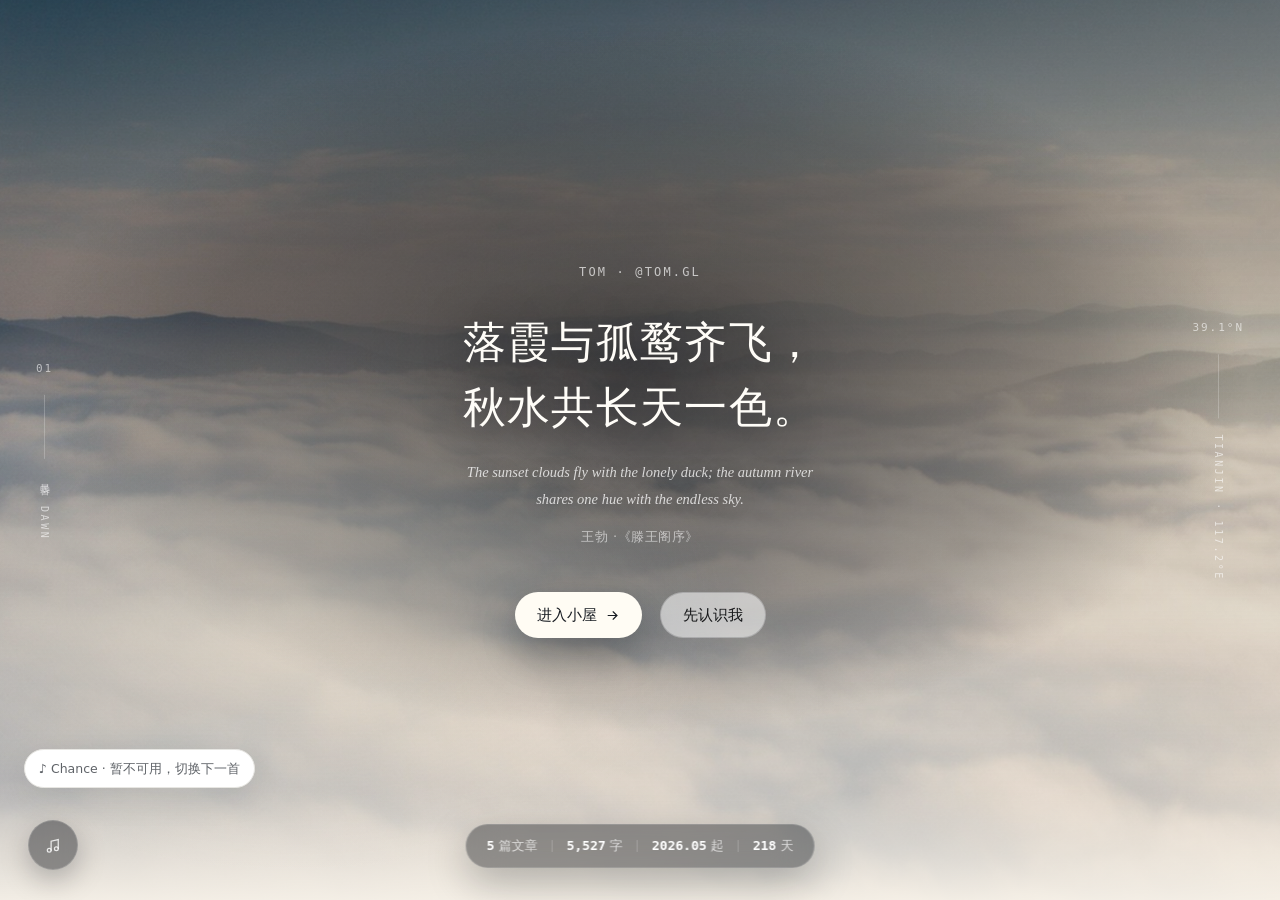
<file: index.html>
<!DOCTYPE html>
<html lang="zh-CN">
<head>
<meta charset="UTF-8">
<meta name="viewport" content="width=device-width, initial-scale=1">
<title>Tom · 一个人的小屋</title>
<meta name="description" content="Tom 的个人小站：写代码、做设计、留一点光。纯静态、零构建。">
<meta name="theme-color" content="#FAFAF8">
<link rel="icon" href="favicon.svg" type="image/svg+xml">
<link rel="alternate" type="application/rss+xml" title="Tom · RSS" href="feed.xml">
<link rel="preload" as="image" href="assets/img/cover-dawn.jpg" fetchpriority="high">
<link rel="stylesheet" href="assets/vendor/APlayer.min.css">
<link rel="stylesheet" href="assets/css/site.css">
<script>
  try { if (localStorage.getItem('lg-theme') === 'dark') document.documentElement.setAttribute('data-theme', 'dark'); } catch (e) {}
</script>
</head>
<body class="is-cover" data-chrome="none" data-page="cover">

  <main id="main">
  <div class="cover">
    <div class="cover-media" aria-hidden="true">
      <img class="cover-photo" src="assets/img/cover-dawn.jpg" alt="" decoding="async">
      <span class="cover-sheen"></span>
      <span class="cover-grain"></span>
    </div>
    <div class="cover-veil"></div>
    <div class="cover-rail l" aria-hidden="true">
      <span class="rail-num">01</span>
      <span class="rail-line"></span>
      <span class="rail-label">晨昏 · DAWN</span>
    </div>
    <div class="cover-rail r" aria-hidden="true">
      <span class="rail-num">39.1°N</span>
      <span class="rail-line"></span>
      <span class="rail-label">TIANJIN · 117.2°E</span>
    </div>

    <div class="cover-inner">
      <p class="cover-eyebrow">Tom · @tom.gl</p>
      <blockquote class="cover-poem">
        <span class="poem-cn">落霞与孤鹜齐飞，<br>秋水共长天一色。</span>
        <span class="poem-en">The sunset clouds fly with the lonely duck; the autumn river shares one hue with the endless sky.</span>
        <span class="poem-by">王勃 ·《滕王阁序》</span>
      </blockquote>
      <div class="cover-actions">
        <a class="btn btn-primary" id="cover-enter" href="home.html">
          进入小屋
          <svg viewBox="0 0 24 24" fill="none" stroke="currentColor" stroke-width="1.8" stroke-linecap="round" stroke-linejoin="round" aria-hidden="true"><path d="M5 12h14"/><path d="m13 6 6 6-6 6"/></svg>
        </a>
        <a class="btn btn-ghost" href="about.html">先认识我</a>
      </div>
    </div>

    <div class="cover-stats glass">
      <span><b id="stat-posts">5</b> 篇文章</span>
      <span class="sep"></span>
      <span class="hide-sm"><b id="stat-chars">1.2 万</b> 字</span>
      <span class="sep hide-sm"></span>
      <span><b id="stat-since">2026.05</b> 起</span>
      <span class="sep"></span>
      <span><b id="stat-days">199</b> 天</span>
    </div>

    <button class="cover-music" id="splash-music" aria-label="播放背景音乐" title="播放 / 暂停音乐">
      <svg viewBox="0 0 24 24" fill="none" stroke="currentColor" stroke-width="1.6" stroke-linecap="round" aria-hidden="true">
        <path d="M9 18V6.5l9-2v11.5"/>
        <circle cx="6.6" cy="18" r="2.4"/>
        <circle cx="15.6" cy="16.2" r="2.4"/>
      </svg>
    </button>
  </div>
  </main>

  <div id="aplayer-mount"></div>

  <script src="assets/vendor/APlayer.min.js"></script>
  <script src="assets/js/data.js"></script>
  <script src="assets/js/chrome.js"></script>
  <script src="assets/js/render.js"></script>
  <script src="assets/js/post.js"></script>
  <script src="assets/js/music.js"></script>
  <script src="assets/js/router.js"></script>
</body>
</html>
</file>
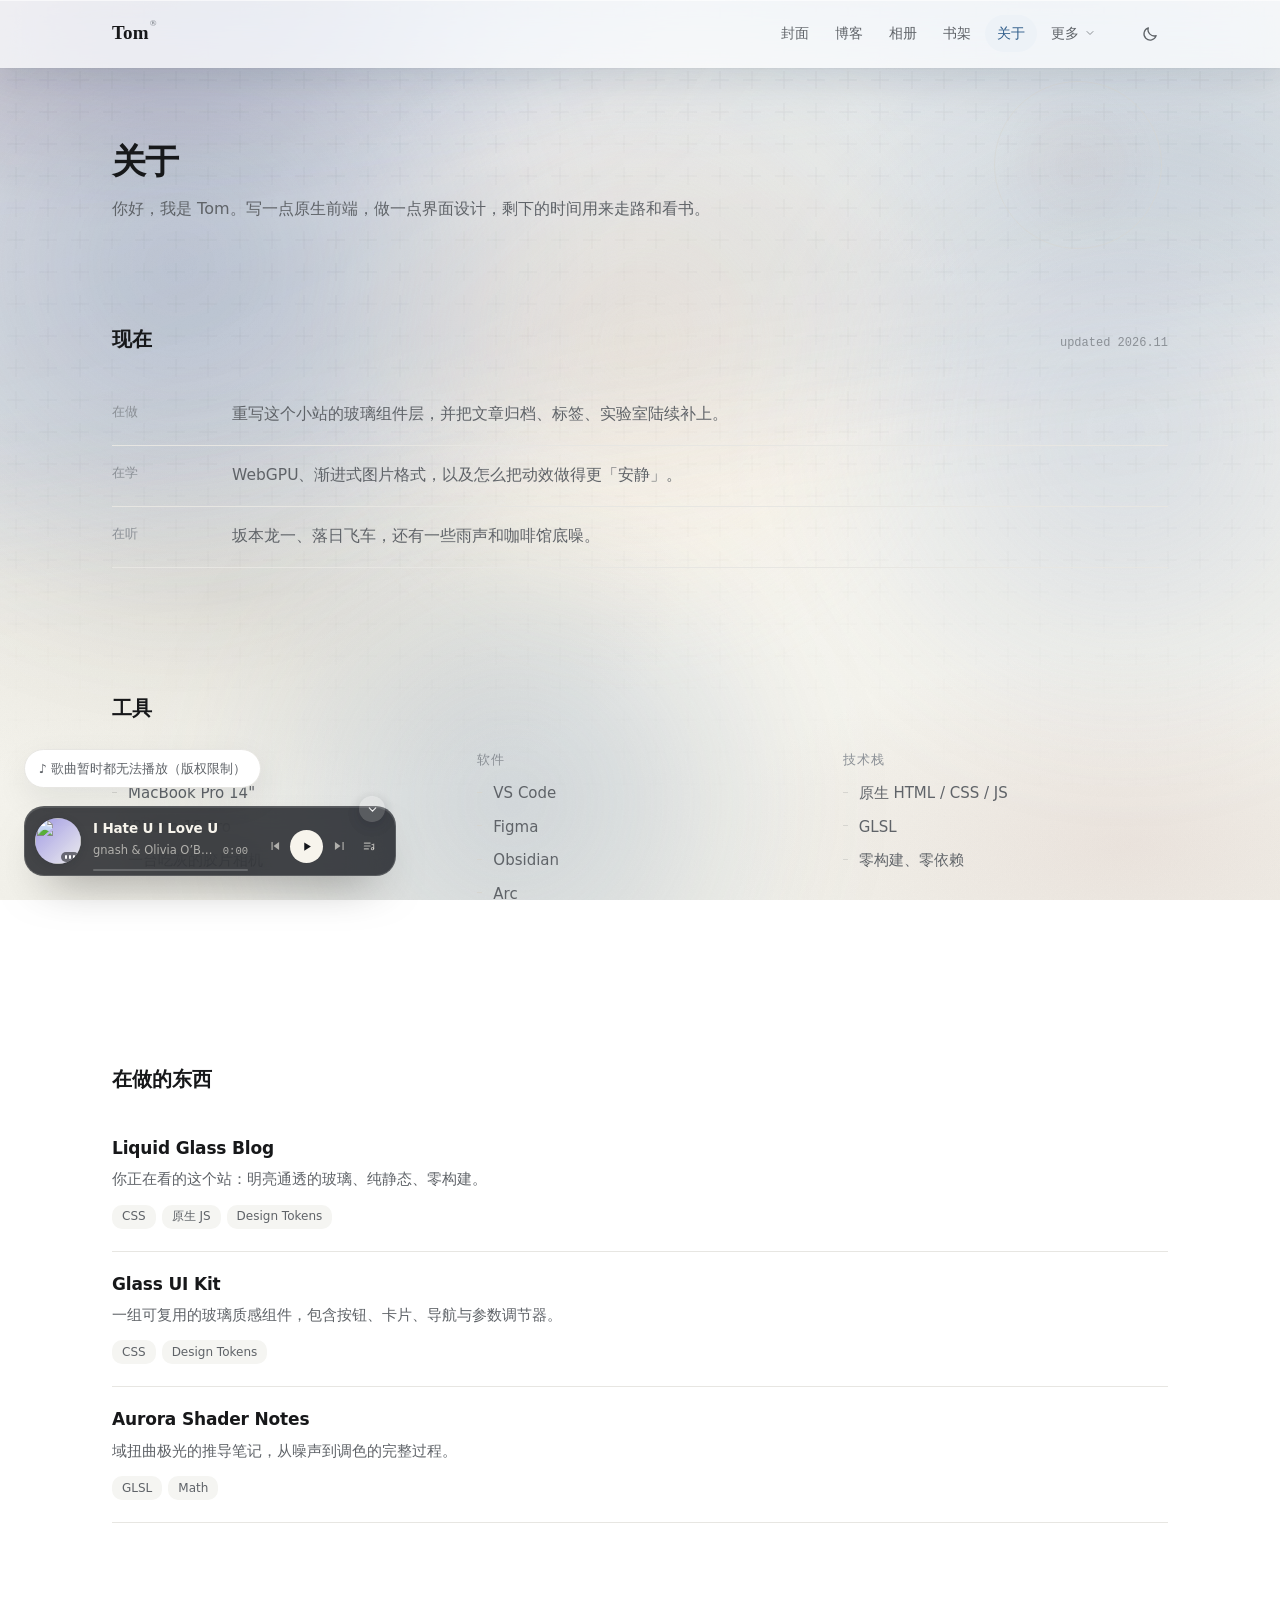
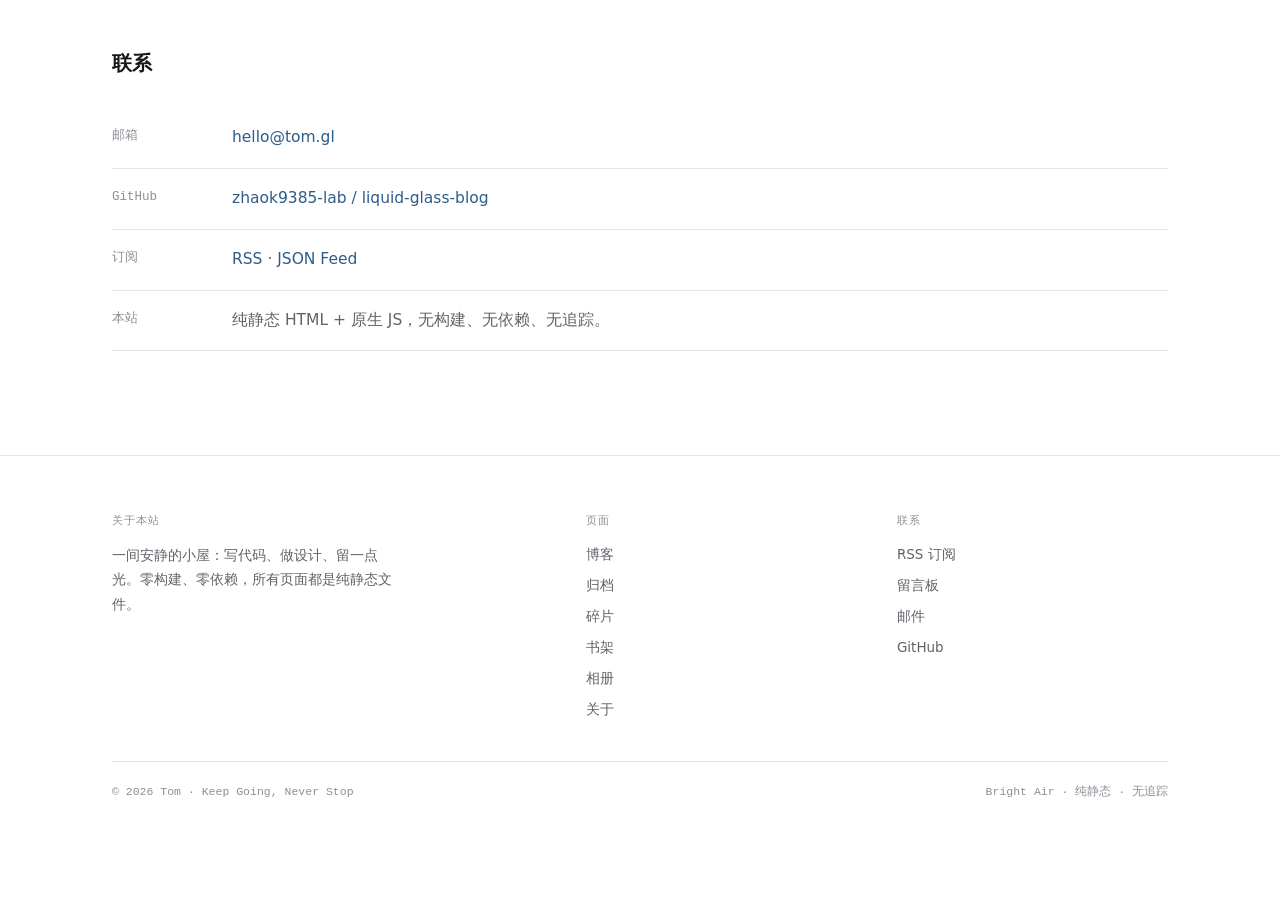
<file: about.html>
<!DOCTYPE html>
<html lang="zh-CN">
<head>
<meta charset="UTF-8">
<meta name="viewport" content="width=device-width, initial-scale=1">
<title>关于 · Tom</title>
<meta name="description" content="关于 Tom：在做什么、用什么工具、做过哪些项目。">
<meta name="theme-color" content="#FAFAF8">
<link rel="icon" href="favicon.svg" type="image/svg+xml">
<link rel="stylesheet" href="assets/vendor/APlayer.min.css">
<link rel="stylesheet" href="assets/css/site.css">
<script>
  try { if (localStorage.getItem('lg-theme') === 'dark') document.documentElement.setAttribute('data-theme', 'dark'); } catch (e) {}
</script>
</head>
<body data-page="about">
<a class="skip-link" href="#main">跳到正文</a>
<div id="site-header"></div>

<main id="main">
  <div class="wrap">
    <header class="page-head">
      <h1>关于</h1>
      <p>你好，我是 Tom。写一点原生前端，做一点界面设计，剩下的时间用来走路和看书。</p>
    </header>

    <section class="section" aria-labelledby="now-title">
      <div class="section-head"><h2 id="now-title">现在</h2><span style="font-family:var(--mono);font-size:12px;color:var(--text-3)">updated 2026.11</span></div>
      <div class="dl" id="about-now"></div>
    </section>

    <section class="section" aria-labelledby="uses-title">
      <div class="section-head"><h2 id="uses-title">工具</h2></div>
      <div style="display:grid;grid-template-columns:repeat(3,1fr);gap:40px" class="uses-grid" id="about-uses"></div>
    </section>

    <section class="section" aria-labelledby="projects-title">
      <div class="section-head"><h2 id="projects-title">在做的东西</h2></div>
      <div id="about-projects" style="margin-top:-8px"></div>
    </section>

    <section class="section" aria-labelledby="contact-title">
      <div class="section-head"><h2 id="contact-title">联系</h2></div>
      <div class="dl">
        <div class="dl-row"><dt>邮箱</dt><dd><a href="mailto:hello@tom.gl">hello@tom.gl</a></dd></div>
        <div class="dl-row"><dt>GitHub</dt><dd><a href="https://github.com/zhaok9385-lab/liquid-glass-blog" target="_blank" rel="noopener">zhaok9385-lab / liquid-glass-blog</a></dd></div>
        <div class="dl-row"><dt>订阅</dt><dd><a href="feed.xml">RSS</a> · <a href="feed.json">JSON Feed</a></dd></div>
        <div class="dl-row"><dt>本站</dt><dd>纯静态 HTML + 原生 JS，无构建、无依赖、无追踪。</dd></div>
      </div>
    </section>
  </div>
</main>

<div id="site-footer"></div>

<div id="aplayer-mount"></div>

<script src="assets/vendor/APlayer.min.js"></script>
<script src="assets/js/data.js"></script>
<script src="assets/js/chrome.js"></script>
<script src="assets/js/render.js"></script>
<script src="assets/js/post.js"></script>
<script src="assets/js/music.js"></script>
<script src="assets/js/router.js"></script></body>
</html>
</file>
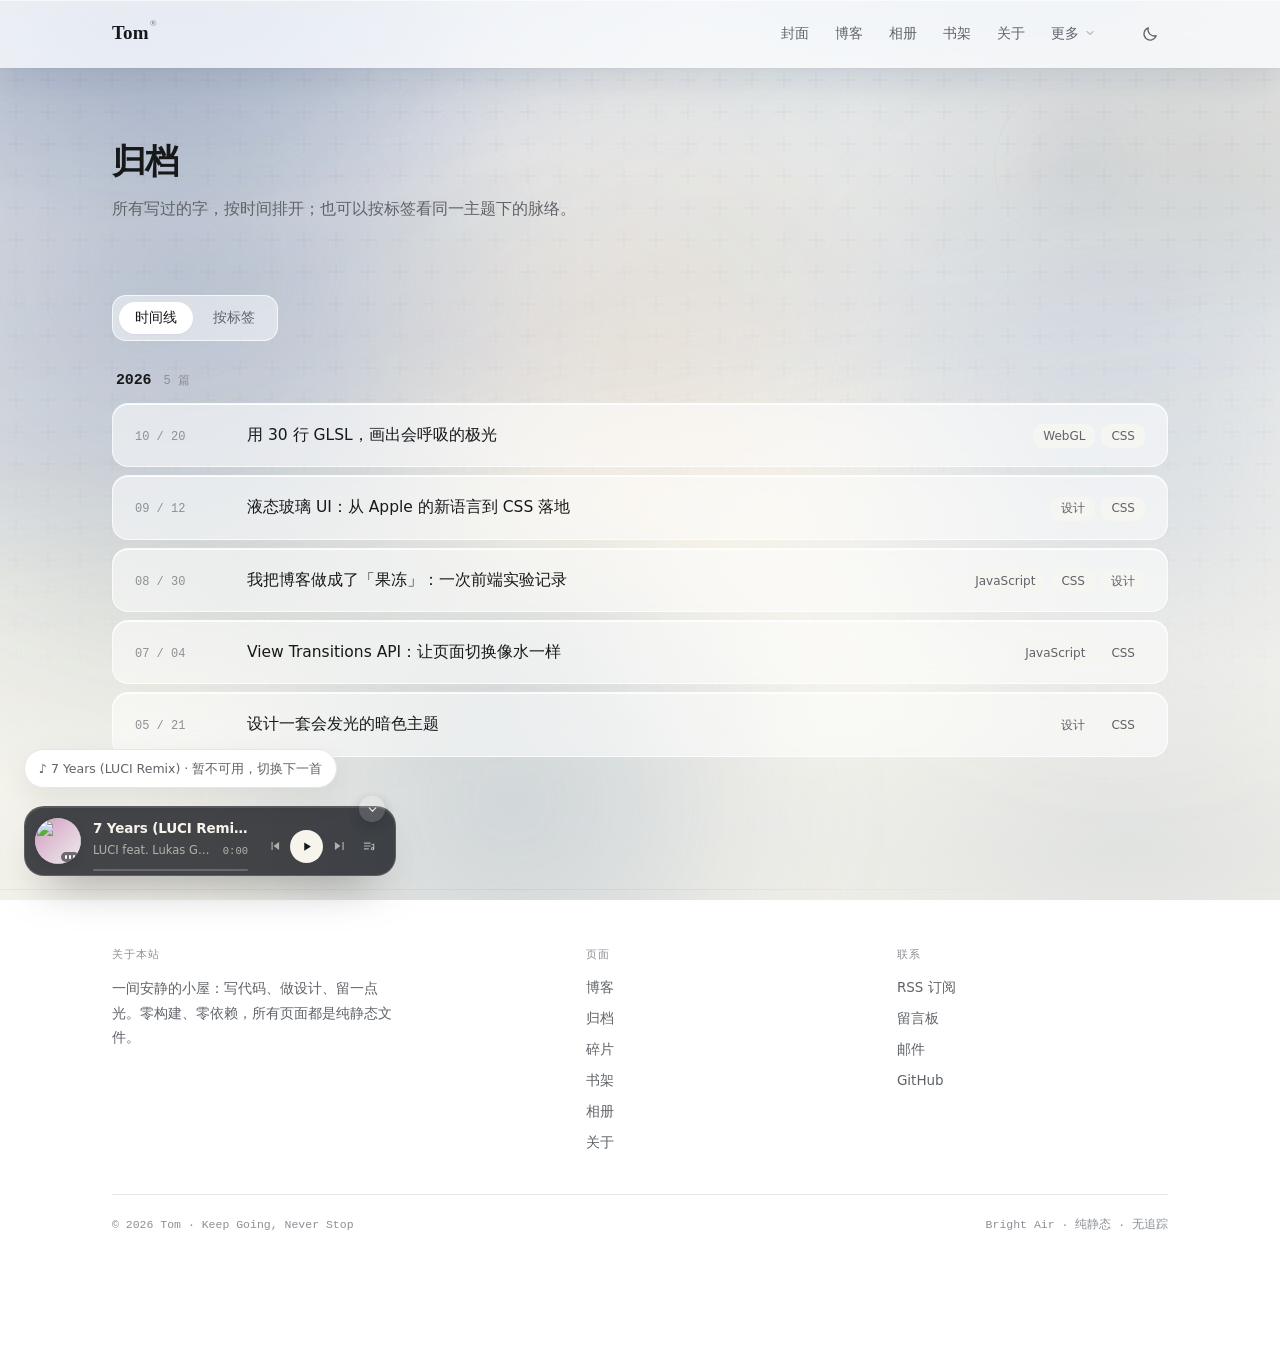
<file: archive.html>
<!DOCTYPE html>
<html lang="zh-CN">
<head>
<meta charset="UTF-8">
<meta name="viewport" content="width=device-width, initial-scale=1">
<title>归档 · Tom</title>
<meta name="description" content="按时间与标签浏览 Tom 的全部文章。">
<meta name="theme-color" content="#FAFAF8">
<link rel="icon" href="favicon.svg" type="image/svg+xml">
<link rel="stylesheet" href="assets/vendor/APlayer.min.css">
<link rel="stylesheet" href="assets/css/site.css">
<script>
  try { if (localStorage.getItem('lg-theme') === 'dark') document.documentElement.setAttribute('data-theme', 'dark'); } catch (e) {}
</script>
</head>
<body data-page="archive">
<a class="skip-link" href="#main">跳到正文</a>
<div id="site-header"></div>

<main id="main">
  <div class="wrap">
    <header class="page-head">
      <h1>归档</h1>
      <p>所有写过的字，按时间排开；也可以按标签看同一主题下的脉络。</p>
    </header>

    <div style="padding:32px 0 64px">
      <div class="tabs" role="tablist" aria-label="归档视图">
        <button class="tab" role="tab" data-tab="time" aria-selected="true">时间线</button>
        <button class="tab" role="tab" data-tab="tags" aria-selected="false">按标签</button>
      </div>

      <div id="arc-timeline-wrap">
        <div id="arc-timeline"></div>
      </div>

      <div id="arc-tags-wrap" hidden>
        <div class="tag-cloud" id="arc-tags"></div>
      </div>
    </div>
  </div>
</main>

<div id="site-footer"></div>

<div id="aplayer-mount"></div>

<script src="assets/vendor/APlayer.min.js"></script>
<script src="assets/js/data.js"></script>
<script src="assets/js/chrome.js"></script>
<script src="assets/js/render.js"></script>
<script src="assets/js/post.js"></script>
<script src="assets/js/music.js"></script>
<script src="assets/js/router.js"></script></body>
</html>
</file>
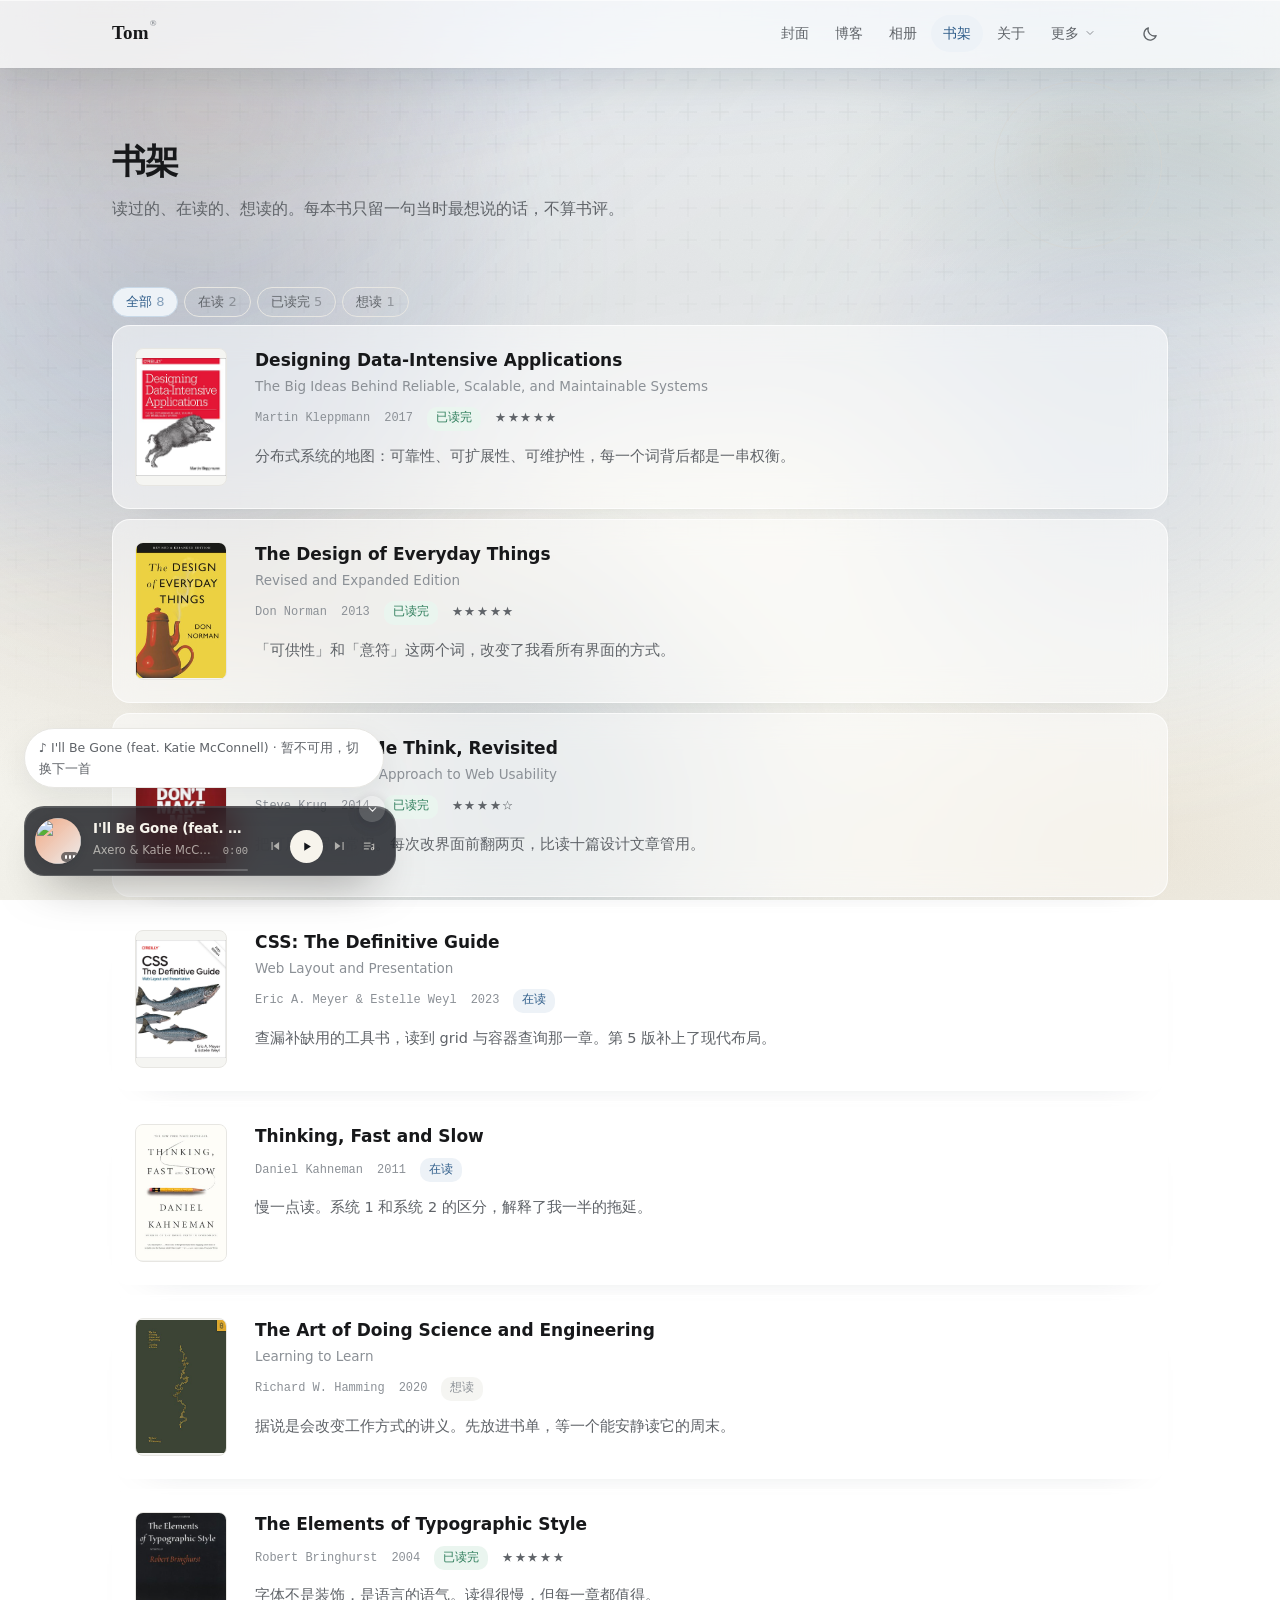
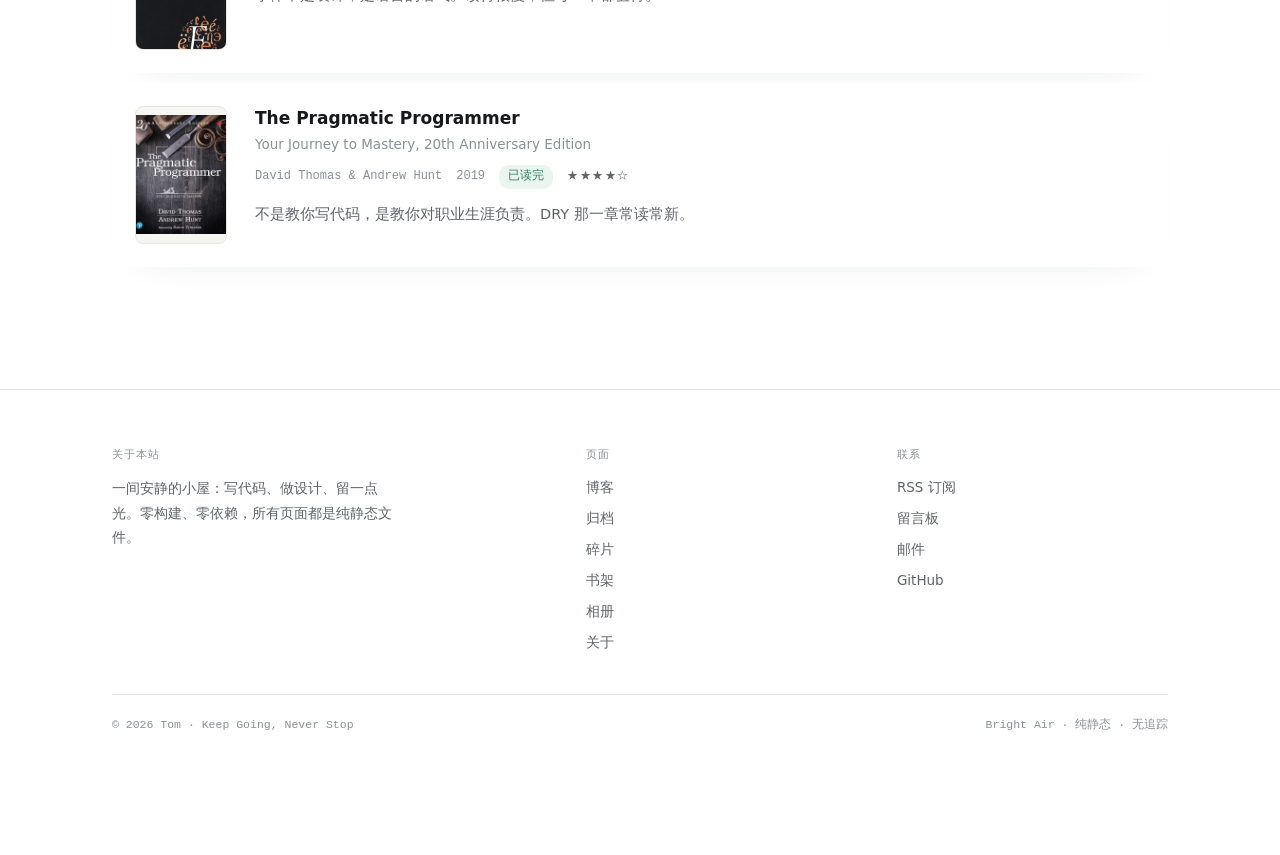
<file: books.html>
<!DOCTYPE html>
<html lang="zh-CN">
<head>
<meta charset="UTF-8">
<meta name="viewport" content="width=device-width, initial-scale=1">
<title>书架 · Tom</title>
<meta name="description" content="读过的、在读的、想读的书，以及一句短评。">
<meta name="theme-color" content="#FAFAF8">
<link rel="icon" href="favicon.svg" type="image/svg+xml">
<link rel="stylesheet" href="assets/vendor/APlayer.min.css">
<link rel="stylesheet" href="assets/css/site.css">
<script>
  try { if (localStorage.getItem('lg-theme') === 'dark') document.documentElement.setAttribute('data-theme', 'dark'); } catch (e) {}
</script>
</head>
<body data-page="books">
<a class="skip-link" href="#main">跳到正文</a>
<div id="site-header"></div>

<main id="main">
  <div class="wrap">
    <header class="page-head">
      <h1>书架</h1>
      <p>读过的、在读的、想读的。每本书只留一句当时最想说的话，不算书评。</p>
    </header>

    <div style="padding:24px 0 72px">
      <div class="chips" id="book-filter" role="group" aria-label="按状态筛选" style="margin-bottom:8px"></div>
      <div id="book-list"></div>
    </div>
  </div>
</main>

<div id="site-footer"></div>

<div id="aplayer-mount"></div>

<script src="assets/vendor/APlayer.min.js"></script>
<script src="assets/js/data.js"></script>
<script src="assets/js/chrome.js"></script>
<script src="assets/js/render.js"></script>
<script src="assets/js/post.js"></script>
<script src="assets/js/music.js"></script>
<script src="assets/js/router.js"></script></body>
</html>
</file>
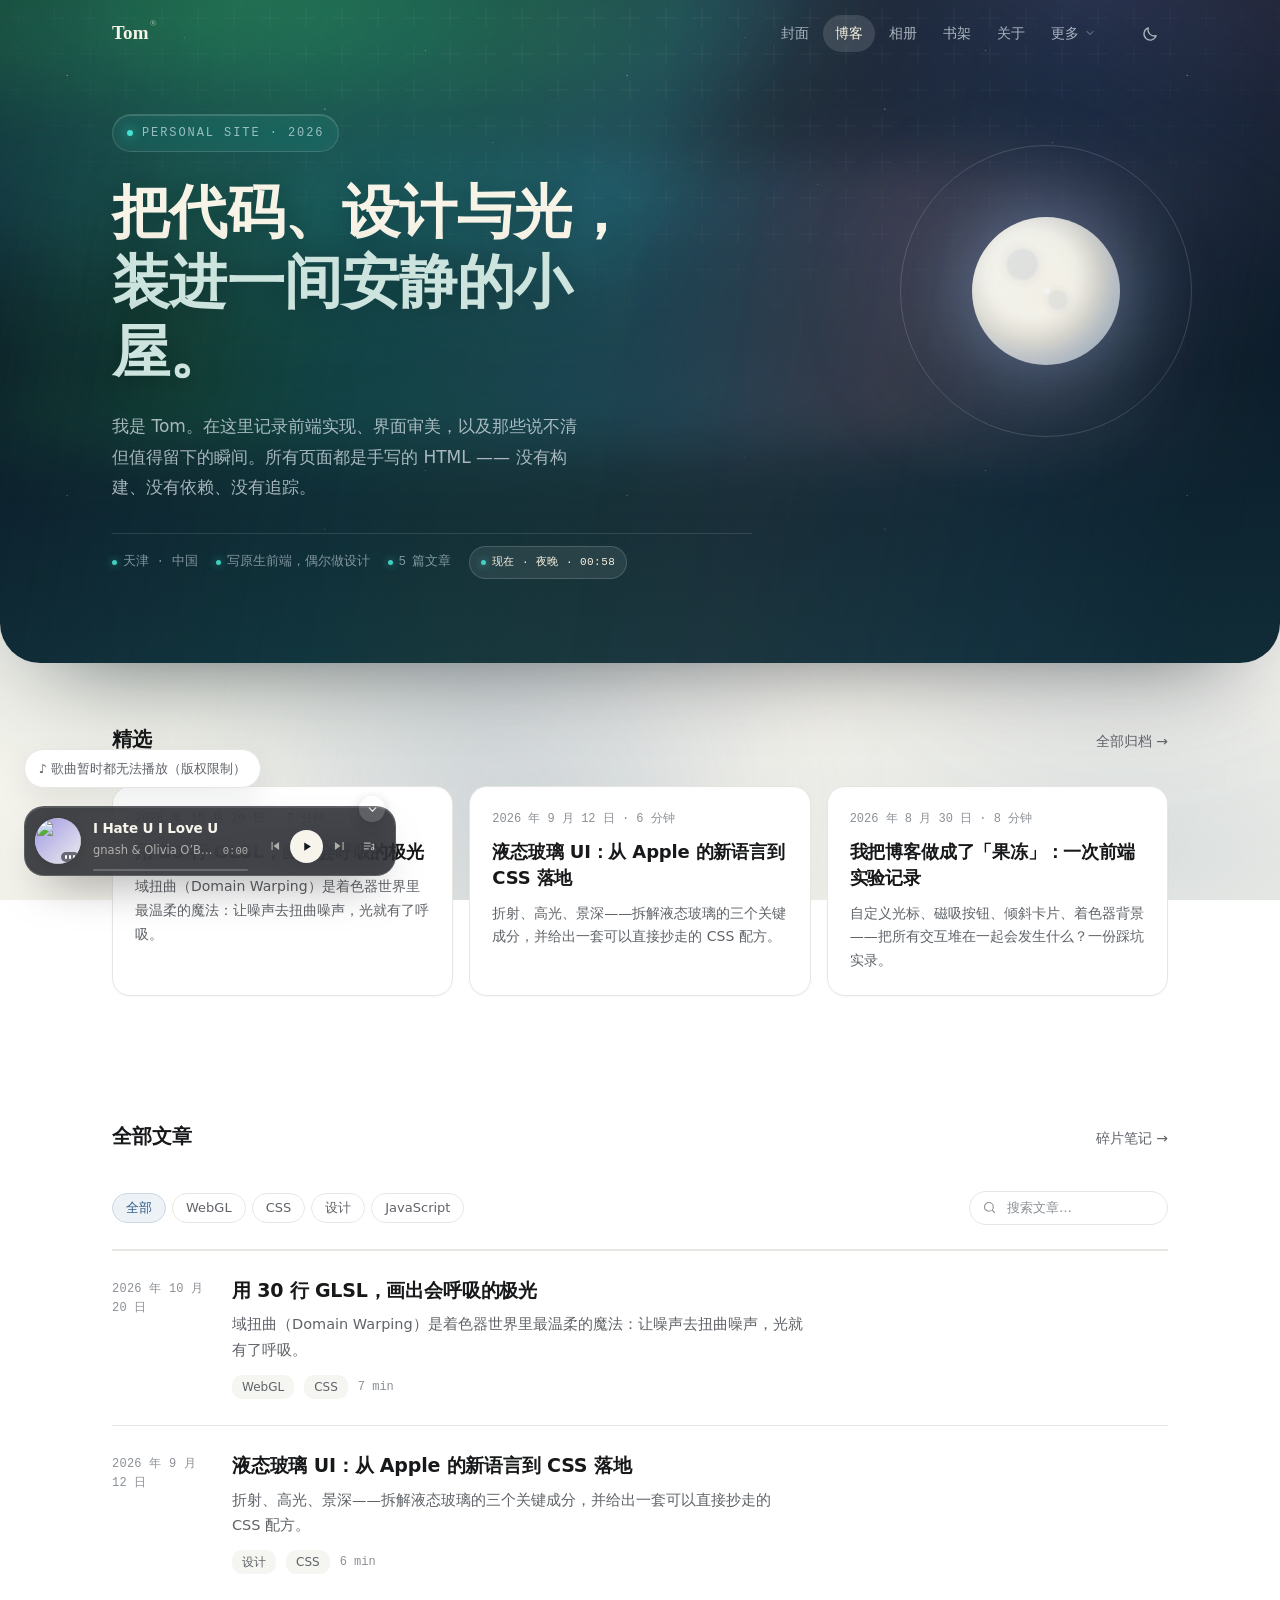
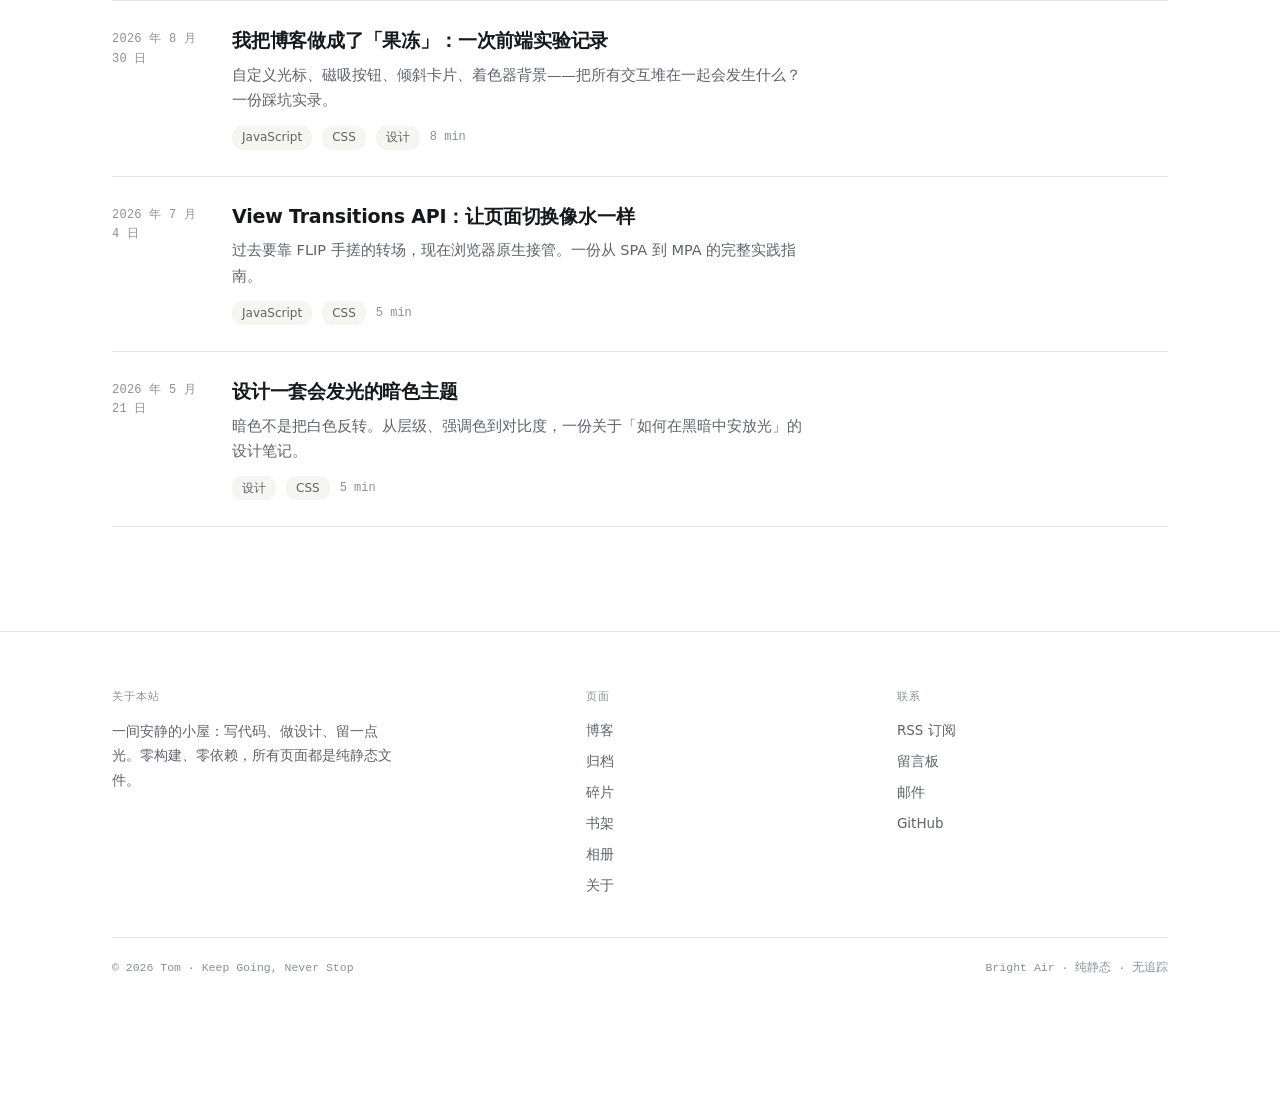
<file: home.html>
<!DOCTYPE html>
<html lang="zh-CN">
<head>
<meta charset="UTF-8">
<meta name="viewport" content="width=device-width, initial-scale=1">
<title>博客 · Tom</title>
<meta name="description" content="Tom 的文章：前端、设计、玻璃与光。纯静态个人博客。">
<meta name="theme-color" content="#071522">
<link rel="icon" href="favicon.svg" type="image/svg+xml">
<link rel="alternate" type="application/rss+xml" title="Tom · RSS" href="feed.xml">
<link rel="stylesheet" href="assets/vendor/APlayer.min.css">
<link rel="stylesheet" href="assets/css/site.css">
<script>
  try { if (localStorage.getItem('lg-theme') === 'dark') document.documentElement.setAttribute('data-theme', 'dark'); } catch (e) {}
</script>
</head>
<body data-page="home">
<a class="skip-link" href="#main">跳到正文</a>
<div id="site-header"></div>

<main id="main">
  <section class="hero-stage">
    <div class="hero-sky" aria-hidden="true">
      <span class="hero-stars"></span>
      <span class="hero-aurora-flow"></span>
      <span class="hero-aurora a"></span>
      <span class="hero-aurora b"></span>
      <span class="hero-aurora c"></span>
      <span class="hero-grid"></span>
      <span class="hero-grain"></span>
    </div>
    <div class="wrap">
      <section class="hero">
        <p class="hero-eyebrow">Personal site · 2026</p>
        <h1 class="hero-title">把代码、设计与光，<br><span class="hero-title-2">装进一间安静的小屋。</span></h1>
        <p class="hero-lede">我是 Tom。在这里记录前端实现、界面审美，以及那些说不清但值得留下的瞬间。所有页面都是手写的 HTML —— 没有构建、没有依赖、没有追踪。</p>
        <div class="hero-meta">
          <span><i></i>天津 · 中国</span>
          <span><i></i>写原生前端，偶尔做设计</span>
          <span><i></i><span id="post-count">5</span> 篇文章</span>
          <span><i></i><span id="time-phase">现在</span></span>
        </div>
        <span class="hero-orb" aria-hidden="true"></span>
      </section>
    </div>
  </section>

  <section class="section" aria-labelledby="featured-title">
    <div class="wrap">
      <div class="section-head">
        <h2 id="featured-title">精选</h2>
        <a href="archive.html">全部归档 →</a>
      </div>
      <div class="featured" id="featured"></div>
    </div>
  </section>

  <section class="section" aria-labelledby="posts-title">
    <div class="wrap">
      <div class="section-head">
        <h2 id="posts-title">全部文章</h2>
        <a href="notes.html">碎片笔记 →</a>
      </div>
      <div class="filter-bar">
        <div class="chips" id="filter-chips" role="group" aria-label="按标签筛选"></div>
        <label class="search">
          <svg viewBox="0 0 24 24" fill="none" stroke="currentColor" stroke-width="1.7" stroke-linecap="round" aria-hidden="true"><circle cx="11" cy="11" r="7"/><path d="m20 20-3.4-3.4"/></svg>
          <input type="search" id="post-search" placeholder="搜索文章…" aria-label="搜索文章">
        </label>
      </div>
      <div class="post-list" id="post-list"></div>
    </div>
  </section>
</main>

<div id="site-footer"></div>
<div id="aplayer-mount"></div>

<script src="assets/vendor/APlayer.min.js"></script>
<script src="assets/js/data.js"></script>
<script src="assets/js/chrome.js"></script>
<script src="assets/js/render.js"></script>
<script src="assets/js/post.js"></script>
<script src="assets/js/music.js"></script>
<script src="assets/js/router.js"></script></body>
</html>
</file>
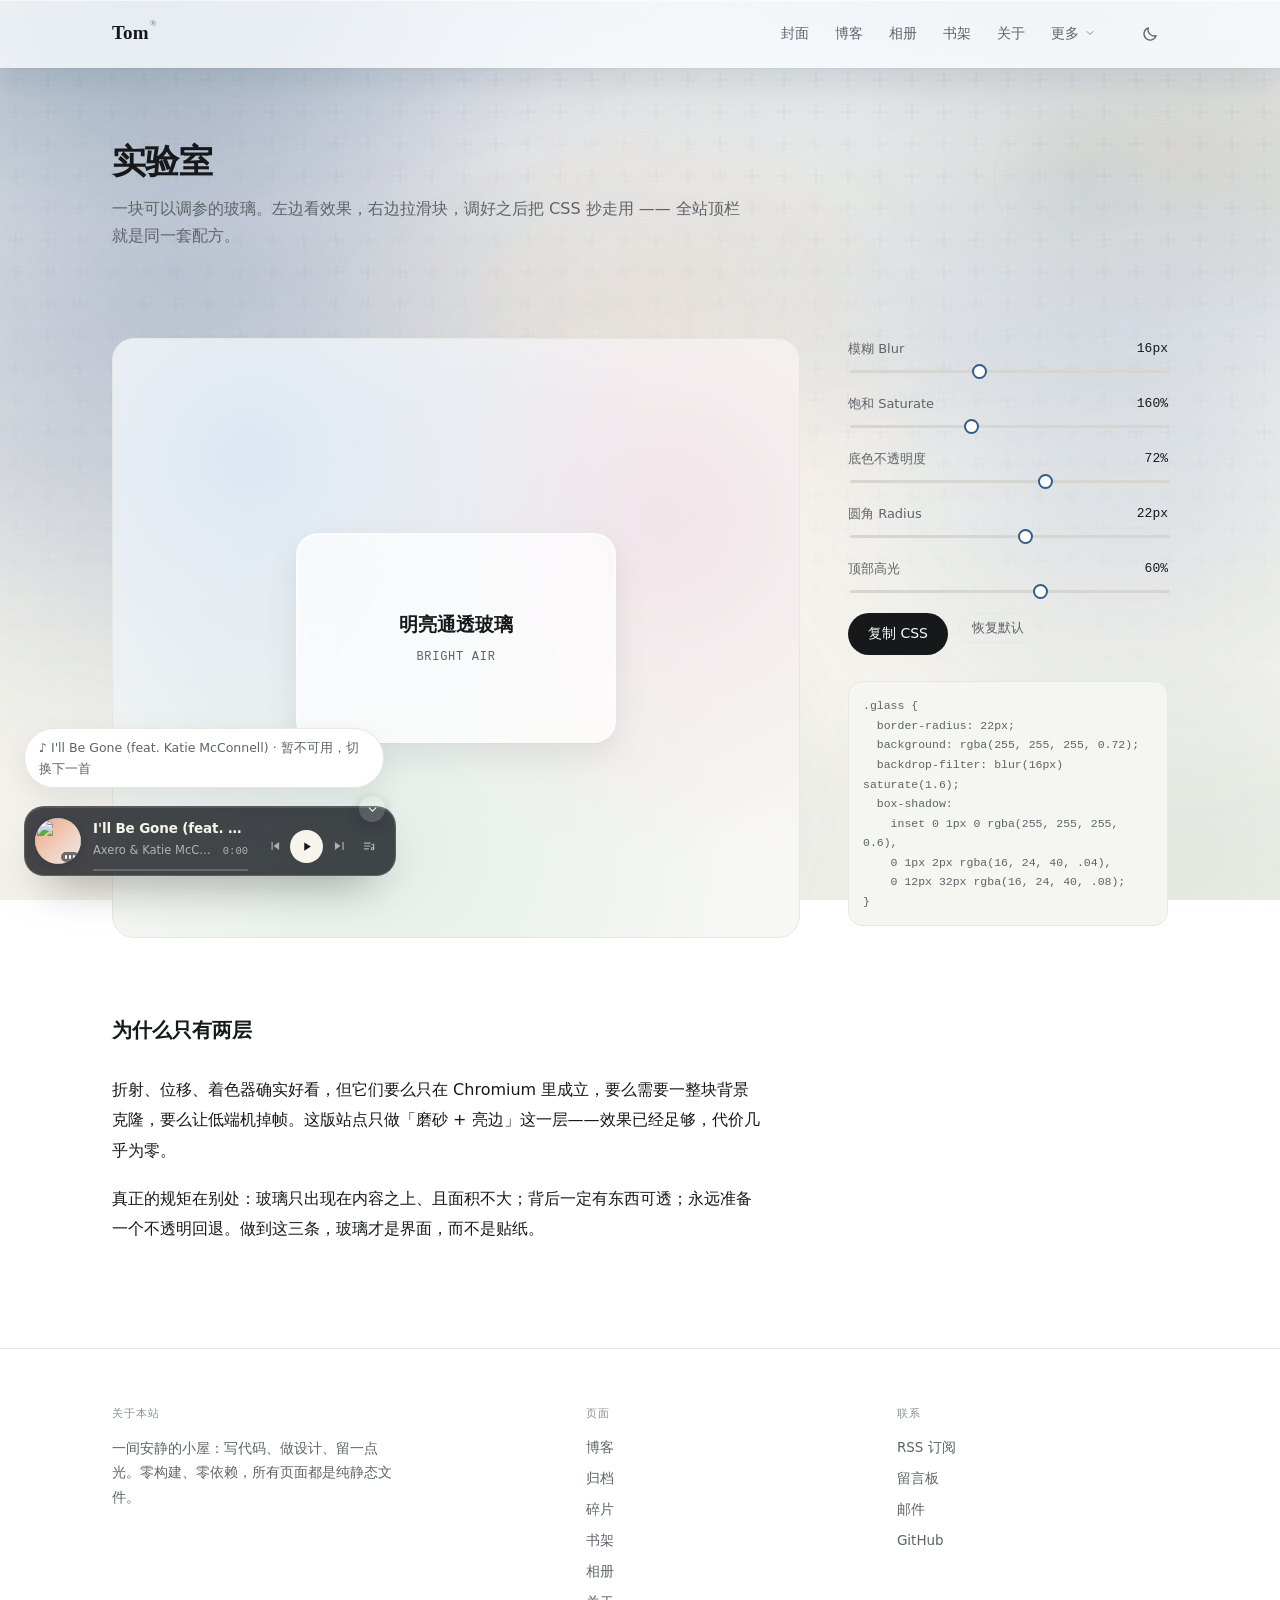
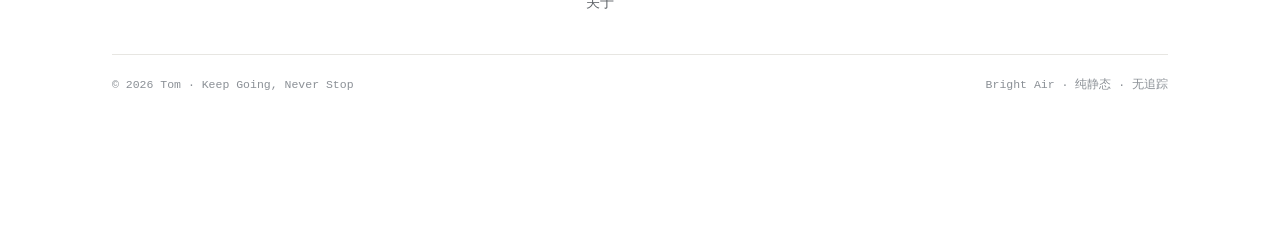
<file: lab.html>
<!DOCTYPE html>
<html lang="zh-CN">
<head>
<meta charset="UTF-8">
<meta name="viewport" content="width=device-width, initial-scale=1">
<title>实验室 · Tom</title>
<meta name="description" content="一块可以调参的玻璃，调好之后把 CSS 抄走。">
<meta name="theme-color" content="#FAFAF8">
<link rel="icon" href="favicon.svg" type="image/svg+xml">
<link rel="stylesheet" href="assets/vendor/APlayer.min.css">
<link rel="stylesheet" href="assets/css/site.css">
<script>
  try { if (localStorage.getItem('lg-theme') === 'dark') document.documentElement.setAttribute('data-theme', 'dark'); } catch (e) {}
</script>
</head>
<body data-page="lab">
<a class="skip-link" href="#main">跳到正文</a>
<div id="site-header"></div>

<main id="main">
  <div class="wrap">
    <header class="page-head">
      <h1>实验室</h1>
      <p>一块可以调参的玻璃。左边看效果，右边拉滑块，调好之后把 CSS 抄走用 —— 全站顶栏就是同一套配方。</p>
    </header>

    <div class="lab-layout">
      <div class="lab-stage">
        <div id="lab-preview" style="width:min(320px,80%);height:210px;display:grid;place-items:center;color:#17181A;border:1px solid rgba(255,255,255,.55)">
          <div style="text-align:center;padding:0 20px">
            <div style="font-family:var(--serif);font-size:19px;font-weight:600">明亮通透玻璃</div>
            <div style="font-size:12px;color:#5F6368;margin-top:6px;font-family:var(--mono);letter-spacing:.06em">BRIGHT AIR</div>
          </div>
        </div>
      </div>

      <aside class="lab-panel">
        <div class="ctrl">
          <div class="ctrl-head"><span>模糊 Blur</span><b id="v-blur">16px</b></div>
          <input type="range" id="c-blur" min="0" max="40" value="16" step="1" aria-label="模糊半径">
        </div>
        <div class="ctrl">
          <div class="ctrl-head"><span>饱和 Saturate</span><b id="v-saturate">160%</b></div>
          <input type="range" id="c-saturate" min="100" max="260" value="160" step="5" aria-label="饱和度">
        </div>
        <div class="ctrl">
          <div class="ctrl-head"><span>底色不透明度</span><b id="v-opacity">72%</b></div>
          <input type="range" id="c-opacity" min="35" max="95" value="72" step="1" aria-label="底色不透明度">
        </div>
        <div class="ctrl">
          <div class="ctrl-head"><span>圆角 Radius</span><b id="v-radius">22px</b></div>
          <input type="range" id="c-radius" min="0" max="40" value="22" step="1" aria-label="圆角">
        </div>
        <div class="ctrl">
          <div class="ctrl-head"><span>顶部高光</span><b id="v-hi">60%</b></div>
          <input type="range" id="c-hi" min="0" max="100" value="60" step="1" aria-label="顶部高光">
        </div>

        <div class="lab-actions">
          <button class="btn-solid" id="lab-copy" type="button">复制 CSS</button>
          <button class="chip" id="lab-reset" type="button">恢复默认</button>
        </div>

        <pre class="lab-code" id="lab-code"></pre>
      </aside>
    </div>

    <section class="section" style="padding-top:0">
      <div class="section-head"><h2>为什么只有两层</h2></div>
      <div class="prose" style="max-width:64ch;font-size:16px">
        <p>折射、位移、着色器确实好看，但它们要么只在 Chromium 里成立，要么需要一整块背景克隆，要么让低端机掉帧。这版站点只做「磨砂 + 亮边」这一层——效果已经足够，代价几乎为零。</p>
        <p>真正的规矩在别处：玻璃只出现在内容之上、且面积不大；背后一定有东西可透；永远准备一个不透明回退。做到这三条，玻璃才是界面，而不是贴纸。</p>
      </div>
    </section>
  </div>
</main>

<div id="site-footer"></div>

<div id="aplayer-mount"></div>

<script src="assets/vendor/APlayer.min.js"></script>
<script src="assets/js/data.js"></script>
<script src="assets/js/chrome.js"></script>
<script src="assets/js/render.js"></script>
<script src="assets/js/post.js"></script>
<script src="assets/js/music.js"></script>
<script src="assets/js/router.js"></script></body>
</html>
</file>
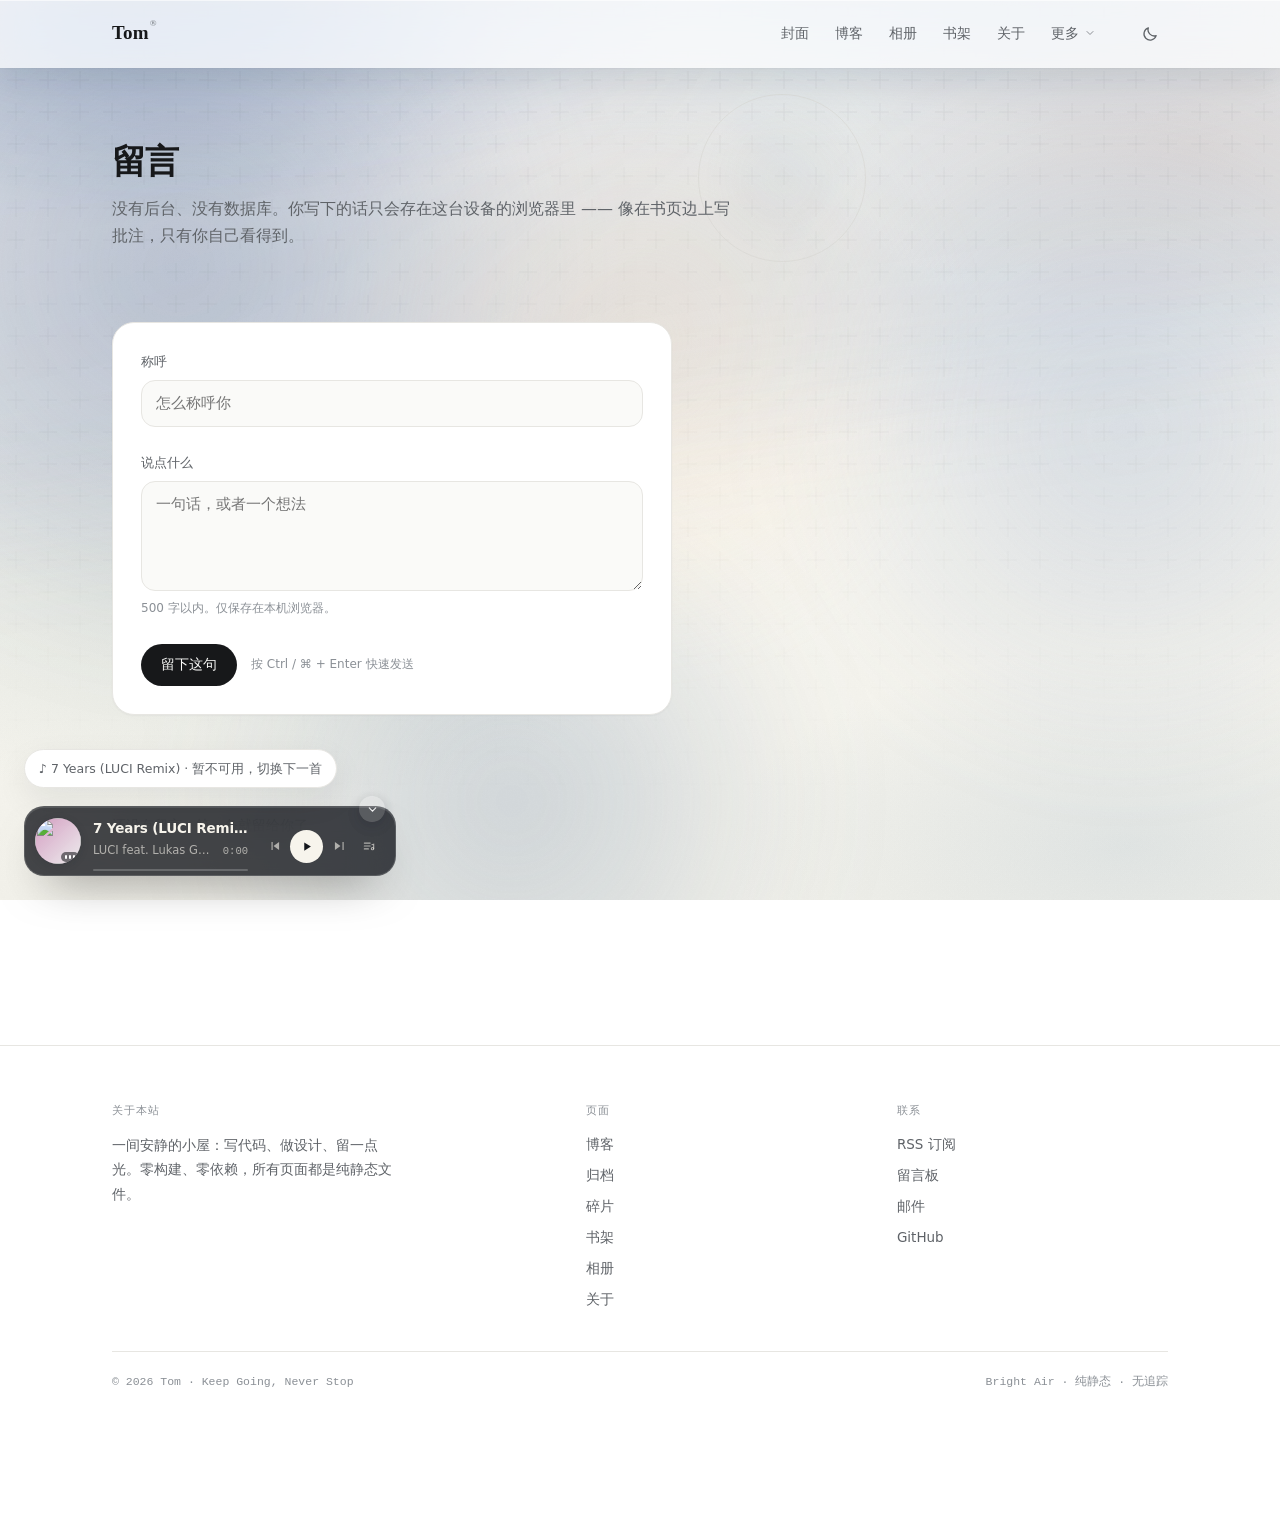
<file: messages.html>
<!DOCTYPE html>
<html lang="zh-CN">
<head>
<meta charset="UTF-8">
<meta name="viewport" content="width=device-width, initial-scale=1">
<title>留言 · Tom</title>
<meta name="description" content="给这间小屋留一句话。留言保存在你自己的浏览器里。">
<meta name="theme-color" content="#FAFAF8">
<link rel="icon" href="favicon.svg" type="image/svg+xml">
<link rel="stylesheet" href="assets/vendor/APlayer.min.css">
<link rel="stylesheet" href="assets/css/site.css">
<script>
  try { if (localStorage.getItem('lg-theme') === 'dark') document.documentElement.setAttribute('data-theme', 'dark'); } catch (e) {}
</script>
</head>
<body data-page="messages">
<a class="skip-link" href="#main">跳到正文</a>
<div id="site-header"></div>

<main id="main">
  <div class="wrap">
    <div class="narrow-block">
      <header class="page-head">
        <h1>留言</h1>
        <p>没有后台、没有数据库。你写下的话只会存在这台设备的浏览器里 —— 像在书页边上写批注，只有你自己看得到。</p>
      </header>

      <div style="padding:32px 0 72px">
        <form class="form" id="msg-form" novalidate>
          <div class="field">
            <label for="f-name">称呼</label>
            <input id="f-name" name="name" type="text" maxlength="20" placeholder="怎么称呼你" autocomplete="nickname">
            <span class="err" id="err-name"></span>
          </div>
          <div class="field">
            <label for="f-text">说点什么</label>
            <textarea id="f-text" name="text" maxlength="500" placeholder="一句话，或者一个想法"></textarea>
            <span class="hint">500 字以内。仅保存在本机浏览器。</span>
            <span class="err" id="err-text"></span>
          </div>
          <div class="form-actions">
            <button class="btn-solid" type="submit">留下这句</button>
            <span class="hint" style="font-size:12px;color:var(--text-3)">按 Ctrl / ⌘ + Enter 快速发送</span>
          </div>
        </form>

        <h2 style="font-size:12px;font-family:var(--mono);letter-spacing:.1em;text-transform:uppercase;color:var(--text-3);margin:48px 0 4px;font-weight:500">最近留言</h2>
        <div class="msg-list" id="msg-list"></div>
      </div>
    </div>
  </div>
</main>

<div id="site-footer"></div>

<script>
  document.getElementById('f-text').addEventListener('keydown', function (e) {
    if ((e.metaKey || e.ctrlKey) && e.key === 'Enter') {
      document.getElementById('msg-form').requestSubmit();
    }
  });
</script>
<div id="aplayer-mount"></div>

<script src="assets/vendor/APlayer.min.js"></script>
<script src="assets/js/data.js"></script>
<script src="assets/js/chrome.js"></script>
<script src="assets/js/render.js"></script>
<script src="assets/js/post.js"></script>
<script src="assets/js/music.js"></script>
<script src="assets/js/router.js"></script></body>
</html>
</file>
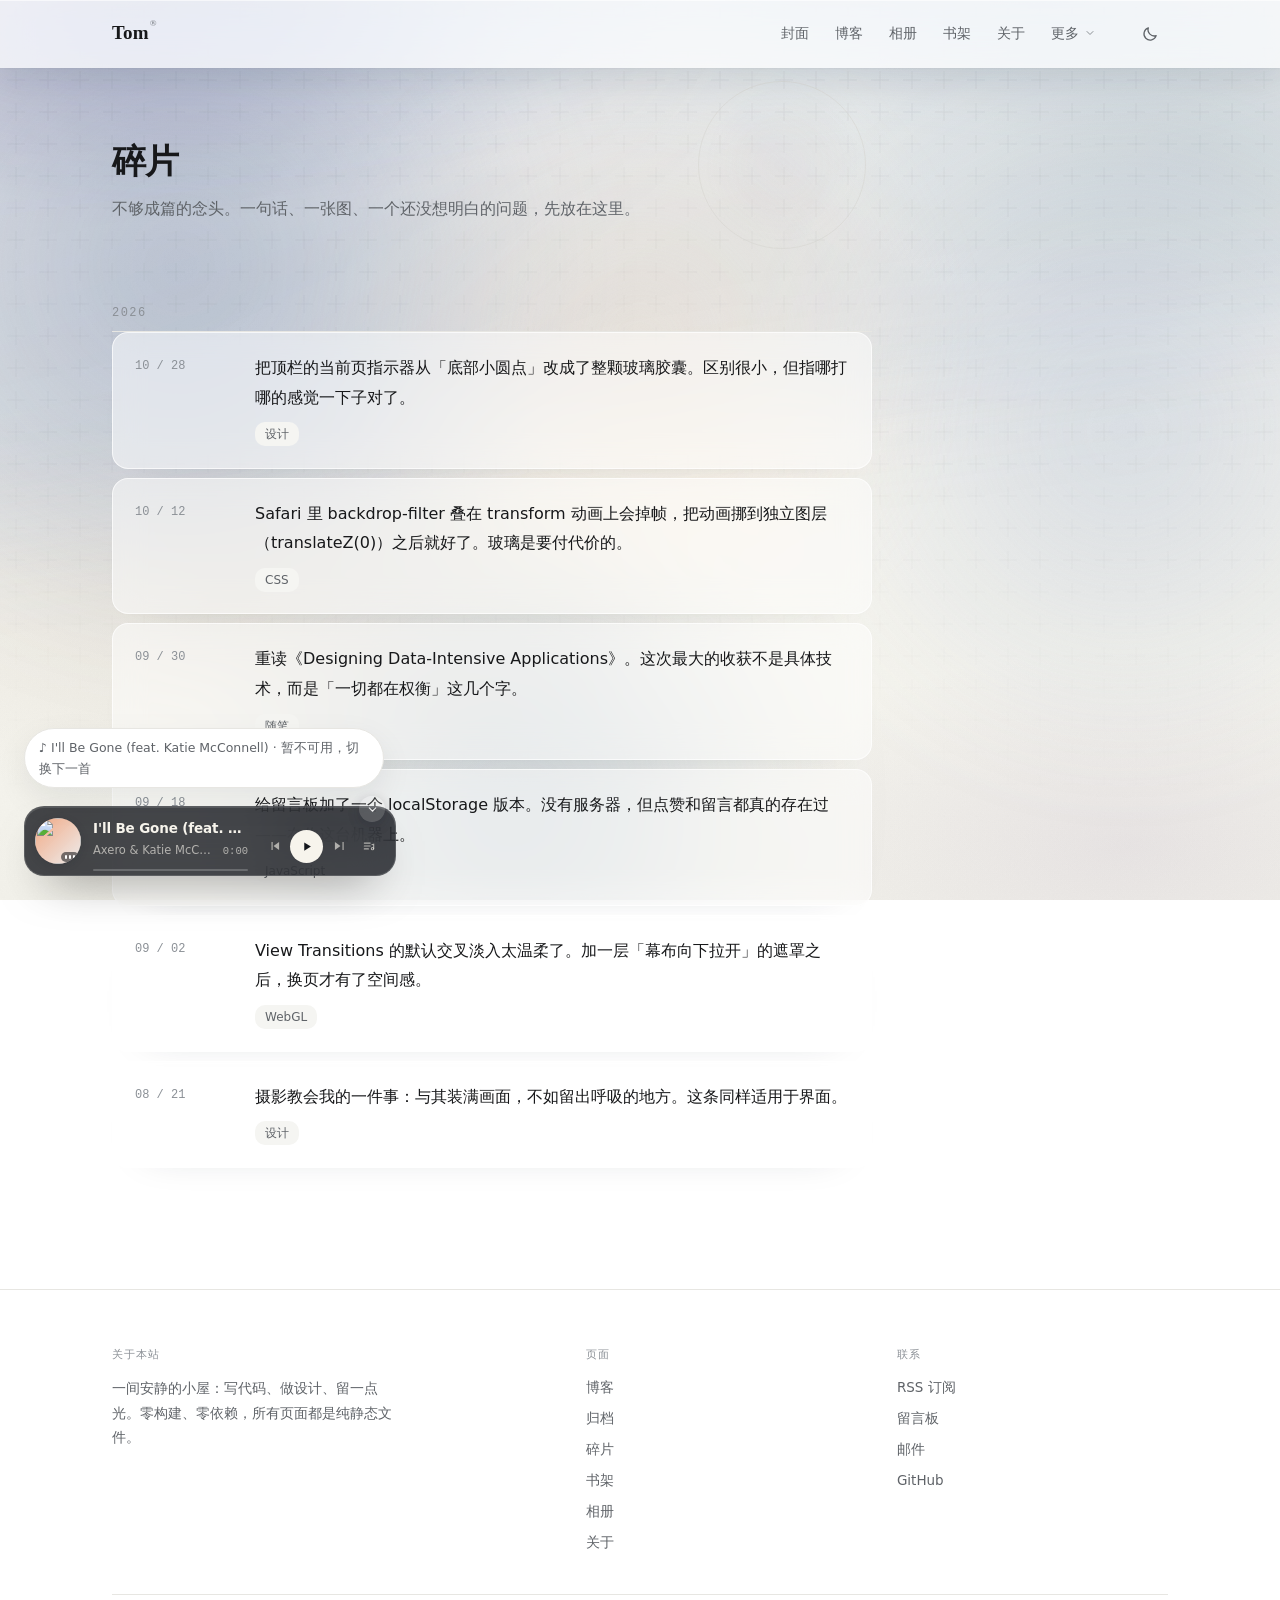
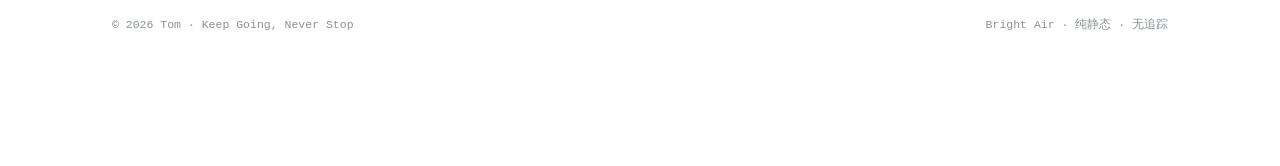
<file: notes.html>
<!DOCTYPE html>
<html lang="zh-CN">
<head>
<meta charset="UTF-8">
<meta name="viewport" content="width=device-width, initial-scale=1">
<title>碎片 · Tom</title>
<meta name="description" content="不够成篇的念头、读到的句子、拍下的光。">
<meta name="theme-color" content="#FAFAF8">
<link rel="icon" href="favicon.svg" type="image/svg+xml">
<link rel="stylesheet" href="assets/vendor/APlayer.min.css">
<link rel="stylesheet" href="assets/css/site.css">
<script>
  try { if (localStorage.getItem('lg-theme') === 'dark') document.documentElement.setAttribute('data-theme', 'dark'); } catch (e) {}
</script>
</head>
<body data-page="notes">
<a class="skip-link" href="#main">跳到正文</a>
<div id="site-header"></div>

<main id="main">
  <div class="wrap">
    <div class="narrow-block">
      <header class="page-head">
        <h1>碎片</h1>
        <p>不够成篇的念头。一句话、一张图、一个还没想明白的问题，先放在这里。</p>
      </header>
      <div style="padding:16px 0 72px">
        <div id="note-list"></div>
      </div>
    </div>
  </div>
</main>

<div id="site-footer"></div>

<div id="aplayer-mount"></div>

<script src="assets/vendor/APlayer.min.js"></script>
<script src="assets/js/data.js"></script>
<script src="assets/js/chrome.js"></script>
<script src="assets/js/render.js"></script>
<script src="assets/js/post.js"></script>
<script src="assets/js/music.js"></script>
<script src="assets/js/router.js"></script></body>
</html>
</file>
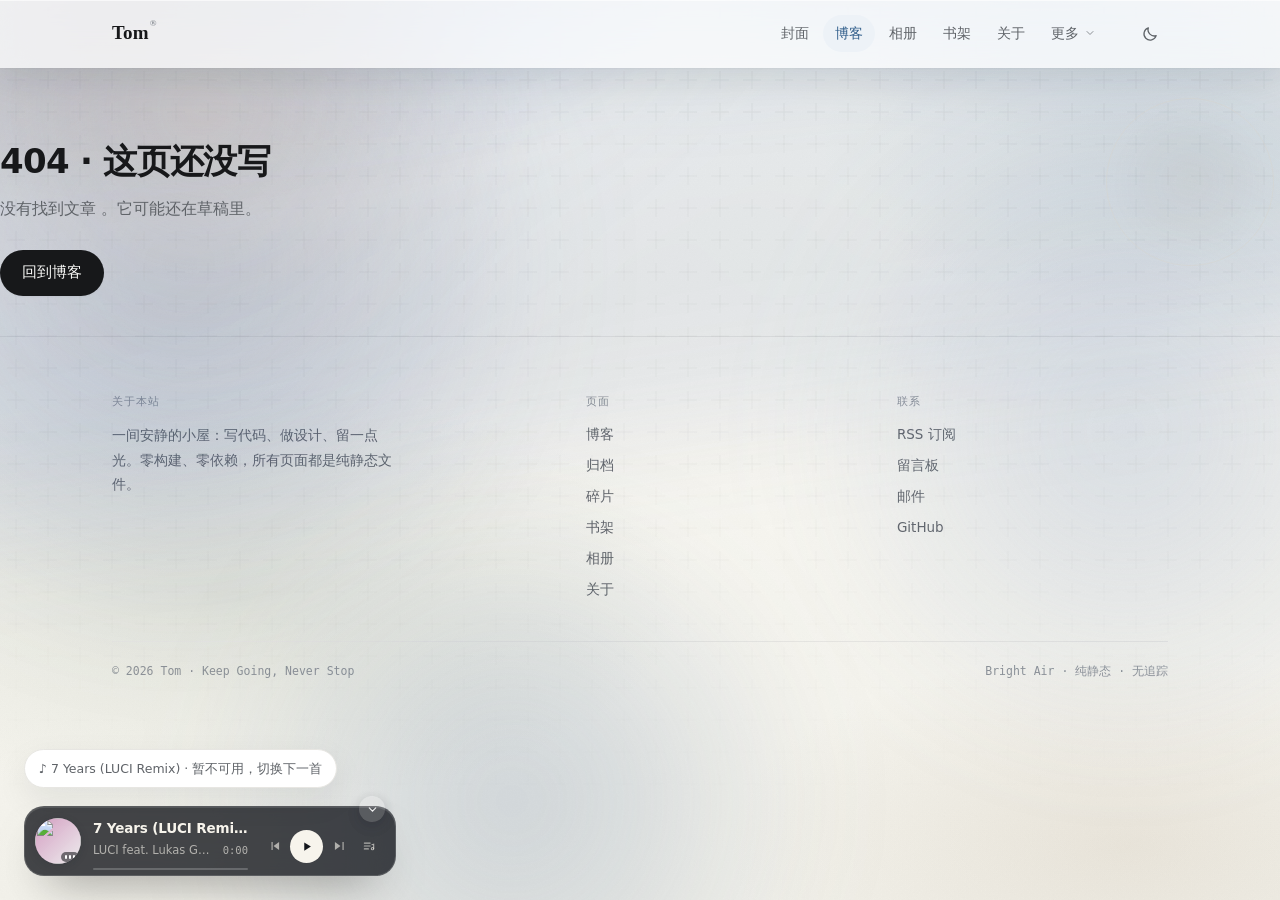
<file: post.html>
<!DOCTYPE html>
<html lang="zh-CN">
<head>
<meta charset="UTF-8">
<meta name="viewport" content="width=device-width, initial-scale=1">
<title>文章 · Tom</title>
<meta name="description" content="Tom 的文章：前端、设计、玻璃与光。">
<meta name="theme-color" content="#FAFAF8">
<link rel="icon" href="favicon.svg" type="image/svg+xml">
<link rel="stylesheet" href="assets/vendor/APlayer.min.css">
<link rel="stylesheet" href="assets/css/site.css">
<script>
  try { if (localStorage.getItem('lg-theme') === 'dark') document.documentElement.setAttribute('data-theme', 'dark'); } catch (e) {}
</script>
</head>
<body data-page="post">
<a class="skip-link" href="#main">跳到正文</a>
<div id="site-header"></div>

<main id="main">
  <div class="progress" id="progress" aria-hidden="true"></div>
  <div id="post-root"></div>
</main>

<div id="site-footer"></div>
<div id="aplayer-mount"></div>

<script src="assets/vendor/APlayer.min.js"></script>
<script src="assets/js/data.js"></script>
<script src="assets/js/chrome.js"></script>
<script src="assets/js/render.js"></script>
<script src="assets/js/post.js"></script>
<script src="assets/js/music.js"></script>
<script src="assets/js/router.js"></script></body>
</html>
</file>
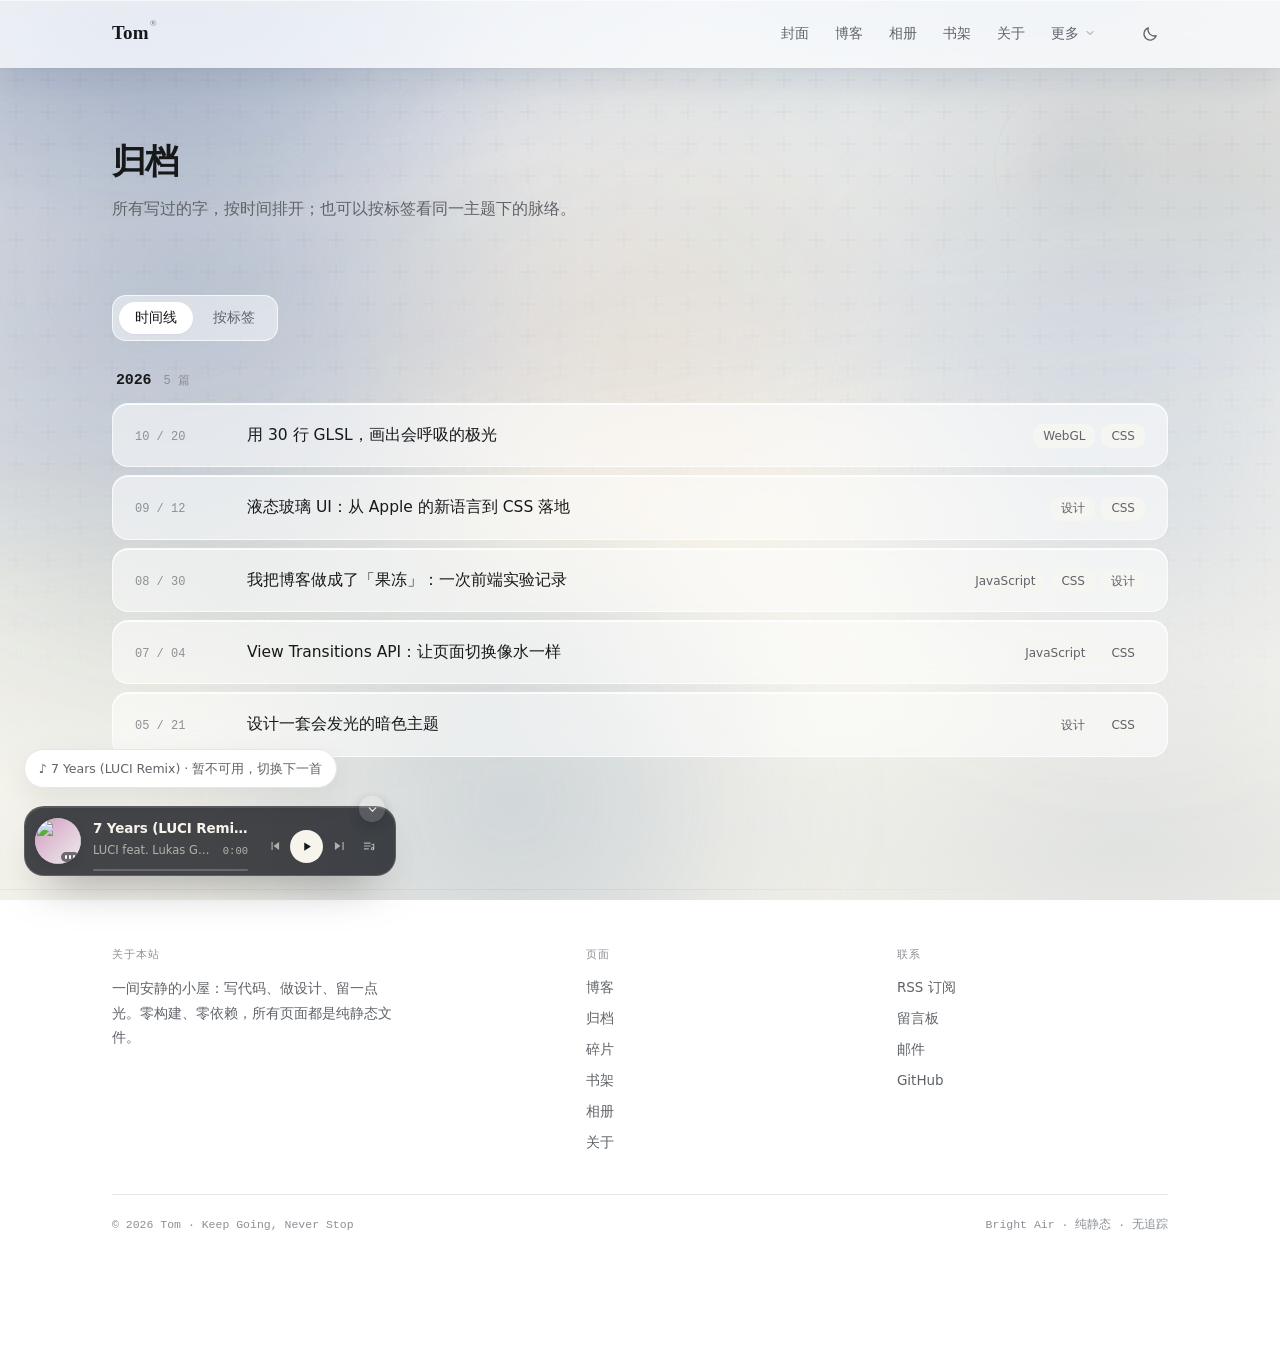
<file: tags.html>
<!DOCTYPE html>
<html lang="zh-CN">
<head>
<meta charset="UTF-8">
<meta name="viewport" content="width=device-width, initial-scale=1">
<title>标签 · 正在前往归档</title>
<meta name="robots" content="noindex">
<link rel="canonical" href="archive.html">
<meta http-equiv="refresh" content="0; url=archive.html">
<link rel="icon" href="favicon.svg" type="image/svg+xml">
<link rel="stylesheet" href="assets/css/site.css">
<script>
  try { if (localStorage.getItem('lg-theme') === 'dark') document.documentElement.setAttribute('data-theme', 'dark'); } catch (e) {}
  location.replace('archive.html');
</script>
</head>
<body>
  <div class="wrap" style="padding:120px 0;text-align:center">
    <p style="font-family:var(--mono);font-size:12px;letter-spacing:.12em;color:var(--text-3);text-transform:uppercase">Moved</p>
    <h1 style="font-size:24px;margin:12px 0">标签页已并入归档</h1>
    <p style="color:var(--text-2);font-size:15px">正在前往新的归档页。如果没有自动跳转，<a href="archive.html">点这里</a>。</p>
  </div>
</body>
</html>
</file>
<file: assets/css/site.css>
/* ============================================================
   Bright Air · 明亮通透玻璃
   一份到底的样式系统：令牌 → 基础 → 布局 → 组件 → 响应式
   原则：内容优先；玻璃只给顶栏与封面卡；阴影只有两级。
   ============================================================ */

/* ---------- 1. 令牌 ---------- */
:root {
  /* 色彩 · 浅色 */
  --bg: #FAFAF8;
  --surface: #FFFFFF;
  --surface-2: #F5F5F2;
  --text: #17181A;
  --text-2: #5F6368;
  --text-3: #8B9096;
  --line: #E7E6E2;
  --line-strong: #D6D5D0;
  --accent: #2F5D8A;
  --accent-weak: #EDF2F7;
  --accent-line: #C9D9E8;

  /* 玻璃 */
  --glass: rgba(255, 255, 255, .74);
  --glass-line: rgba(255, 255, 255, .55);
  --glass-hi: rgba(255, 255, 255, .60);

  /* 阴影 */
  --sh-1: 0 1px 2px rgba(16, 24, 40, .04);
  --sh-2: 0 12px 32px rgba(16, 24, 40, .08);
  --sh-3: 0 24px 60px rgba(16, 24, 40, .12);

  /* 字体 */
  --sans: Inter, "PingFang SC", "HarmonyOS Sans SC", "Microsoft YaHei", system-ui, -apple-system, sans-serif;
  --serif: "Noto Serif SC", "Source Han Serif SC", "Songti SC", Georgia, serif;
  --mono: "JetBrains Mono", ui-monospace, SFMono-Regular, Menlo, Consolas, monospace;

  /* 尺寸 */
  --nav-h: 68px;
  --wrap: 1120px;
  --measure: 38em;
  --r-chip: 10px;
  --r-input: 14px;
  --r-card: 18px;
  --r-panel: 22px;

  /* 动效 */
  --ease: cubic-bezier(.2, .7, .3, 1);
  --t-fast: 160ms;
  --t-base: 240ms;
  --t-slow: 320ms;
}

[data-theme="dark"] {
  --bg: #0F1115;
  --surface: #15181D;
  --surface-2: #1B1F25;
  --text: #E9EAEC;
  --text-2: #A6AAB1;
  --text-3: #70747C;
  --line: #252A31;
  --line-strong: #343A43;
  --accent: #8FB4DD;
  --accent-weak: #17222E;
  --accent-line: #2A3D50;

  --glass: rgba(21, 24, 29, .74);
  --glass-line: rgba(255, 255, 255, .08);
  --glass-hi: rgba(255, 255, 255, .18);

  --sh-1: 0 1px 2px rgba(0, 0, 0, .3);
  --sh-2: 0 12px 32px rgba(0, 0, 0, .45);
  --sh-3: 0 24px 60px rgba(0, 0, 0, .55);
}

/* ---------- 2. 基础 ---------- */
*,
*::before,
*::after { box-sizing: border-box; }

html {
  -webkit-text-size-adjust: 100%;
  scroll-behavior: smooth;
  scroll-padding-top: calc(var(--nav-h) + 24px);
}

body {
  margin: 0;
  background: var(--bg);
  color: var(--text);
  font-family: var(--sans);
  font-size: 16px;
  line-height: 1.7;
  -webkit-font-smoothing: antialiased;
  text-rendering: optimizeLegibility;
  overflow-x: clip;
  transition: background-color var(--t-base) var(--ease), color var(--t-base) var(--ease);
}

img { max-width: 100%; height: auto; display: block; }

a {
  color: var(--accent);
  text-decoration: none;
  text-underline-offset: 3px;
  transition: color var(--t-fast) var(--ease);
}
a:hover { color: var(--text); }

button, input, textarea, select {
  font: inherit;
  color: inherit;
}

button {
  cursor: pointer;
  background: none;
  border: 0;
  padding: 0;
}

ul, ol { margin: 0; padding-left: 1.25em; }

h1, h2, h3, h4 {
  margin: 0;
  font-weight: 600;
  line-height: 1.25;
  letter-spacing: -0.01em;
}

::selection { background: var(--accent-weak); color: var(--text); }

:focus-visible {
  outline: 2px solid var(--accent);
  outline-offset: 2px;
  border-radius: 4px;
}

/* 跳转链接 */
.skip-link {
  position: fixed;
  top: -60px;
  left: 16px;
  z-index: 999;
  padding: 10px 16px;
  border-radius: 10px;
  background: var(--text);
  color: var(--bg);
  font-size: 14px;
  transition: top var(--t-fast) var(--ease);
}
.skip-link:focus { top: 12px; }

.sr-only {
  position: absolute;
  width: 1px; height: 1px;
  overflow: hidden;
  clip: rect(0 0 0 0);
  white-space: nowrap;
}

/* ---------- 3. 布局 ---------- */
.wrap {
  width: 100%;
  max-width: var(--wrap);
  margin-inline: auto;
  padding-inline: 32px;
}

.measure { max-width: var(--measure); }
.narrow-block { max-width: 760px; }
.stack > * + * { margin-top: var(--gap, 24px); }

main { display: block; }

.page-head {
  padding: 72px 0 40px;
  border-bottom: 1px solid var(--line);
}
.page-head h1 {
  font-size: 34px;
  font-weight: 650;
  letter-spacing: -0.02em;
}
.page-head p {
  margin: 12px 0 0;
  max-width: 62ch;
  color: var(--text-2);
  font-size: 16px;
}
.page-head .count {
  font-family: var(--mono);
  font-size: 13px;
  color: var(--text-3);
  margin-left: 8px;
}

.section {
  padding: 64px 0;
}

.section-head {
  display: flex;
  align-items: baseline;
  justify-content: space-between;
  gap: 16px;
  margin-bottom: 32px;
}
.section-head h2 {
  font-size: 20px;
  font-weight: 650;
  letter-spacing: 0;
}
.section-head a {
  font-size: 14px;
  color: var(--text-2);
}
.section-head a:hover { color: var(--accent); }

/* ---------- 4. 玻璃（全站唯一配方） ---------- */
.glass {
  background: var(--glass);
  -webkit-backdrop-filter: blur(16px) saturate(1.6);
  backdrop-filter: blur(16px) saturate(1.6);
  border: 1px solid var(--glass-line);
  box-shadow:
    inset 0 1px 0 var(--glass-hi),
    var(--sh-1),
    var(--sh-2);
}

@supports not ((backdrop-filter: blur(1px)) or (-webkit-backdrop-filter: blur(1px))) {
  .glass { background: var(--bg); }
}

@media (prefers-reduced-transparency: reduce) {
  .glass {
    background: var(--bg);
    -webkit-backdrop-filter: none;
    backdrop-filter: none;
  }
}

/* ---------- 5. 顶栏 ---------- */
.topbar {
  position: sticky;
  top: 0;
  z-index: 60;
  height: var(--nav-h);
  display: flex;
  align-items: center;
  border-bottom: 1px solid transparent;
  transition: height var(--t-base) var(--ease), border-color var(--t-base) var(--ease);
}
.topbar.is-stuck {
  height: 56px;
  border-bottom-color: var(--line);
}
.topbar.glass { border-radius: 0; border-width: 0 0 1px; }

.topbar .wrap {
  display: flex;
  align-items: center;
  gap: 24px;
  height: 100%;
}

.brand {
  font-family: var(--serif);
  font-size: 19px;
  font-weight: 600;
  color: var(--text);
  letter-spacing: .01em;
  white-space: nowrap;
}
.brand sup {
  font-size: 9px;
  color: var(--text-3);
  margin-left: 1px;
  top: -0.7em;
  position: relative;
}

.nav {
  margin-left: auto;
  display: flex;
  align-items: center;
  gap: 2px;
}
.nav a {
  padding: 7px 12px;
  border-radius: 999px;
  font-size: 14px;
  color: var(--text-2);
  transition: background var(--t-fast) var(--ease), color var(--t-fast) var(--ease);
}
.nav a:hover { color: var(--text); background: var(--surface-2); }
.nav a[aria-current="page"] {
  color: var(--accent);
  background: var(--accent-weak);
  font-weight: 500;
}

.nav-more {
  position: relative;
}
.more-btn {
  display: inline-flex;
  align-items: center;
  gap: 5px;
  padding: 7px 12px;
  border-radius: 999px;
  font-size: 14px;
  color: var(--text-2);
}
.more-btn:hover { color: var(--text); background: var(--surface-2); }
.more-btn svg { width: 12px; height: 12px; opacity: .7; }

.more-menu {
  position: absolute;
  top: calc(100% + 10px);
  right: 0;
  min-width: 168px;
  padding: 8px;
  border-radius: var(--r-card);
  background: var(--surface);
  border: 1px solid var(--line);
  box-shadow: var(--sh-2);
  opacity: 0;
  visibility: hidden;
  transform: translateY(-6px);
  transition: opacity var(--t-fast) var(--ease), transform var(--t-fast) var(--ease), visibility var(--t-fast);
}
.more-menu.open { opacity: 1; visibility: visible; transform: none; }
.more-menu a {
  display: block;
  padding: 9px 12px;
  border-radius: 10px;
  font-size: 14px;
  color: var(--text-2);
}
.more-menu a:hover { background: var(--surface-2); color: var(--text); }

.icon-btn {
  width: 36px;
  height: 36px;
  display: inline-grid;
  place-items: center;
  border-radius: 999px;
  color: var(--text-2);
  transition: background var(--t-fast) var(--ease), color var(--t-fast) var(--ease);
}
.icon-btn:hover { background: var(--surface-2); color: var(--text); }
.icon-btn svg { width: 18px; height: 18px; }

.theme-toggle .sun { display: none; }
.theme-toggle .moon { display: block; }
[data-theme="dark"] .theme-toggle .sun { display: block; }
[data-theme="dark"] .theme-toggle .moon { display: none; }

.nav-toggle { display: none; }

.nav-drawer {
  display: none;
  position: fixed;
  top: var(--nav-h);
  left: 0;
  right: 0;
  z-index: 55;
  padding: 8px 16px 16px;
  grid-template-columns: repeat(2, minmax(0, 1fr));
  gap: 2px;
  background: var(--surface);
  border-bottom: 1px solid var(--line);
  box-shadow: var(--sh-2);
  max-height: calc(100vh - var(--nav-h));
  overflow: auto;
}
.nav-drawer.open { display: grid; }
.nav-drawer a {
  padding: 11px 12px;
  border-radius: 10px;
  font-size: 15px;
  color: var(--text-2);
}
.nav-drawer a[aria-current="page"] {
  color: var(--accent);
  background: var(--accent-weak);
  font-weight: 500;
}

/* ---------- 6. 封面 ---------- */
body.is-cover { overflow: hidden; height: 100vh; }

.cover {
  position: relative;
  height: 100vh;
  min-height: 640px;
  display: grid;
  place-items: center;
  isolation: isolate;
  overflow: hidden;
}

.cover-media {
  position: absolute;
  inset: 0;
  z-index: -2;
  overflow: hidden;
  background: #0E1622;
  transform: translate3d(calc(var(--par-x, 0) * 1px), calc(var(--par-y, 0) * 1px), 0);
  transition: transform .9s var(--ease);
}
.cover-photo {
  position: absolute;
  inset: 0;
  width: 100%; height: 100%;
  object-fit: cover;
  object-position: 50% 44%;
  transform: scale(1.06);
  transform-origin: 50% 46%;
  animation: coverDrift 42s cubic-bezier(.45, .05, .55, .95) infinite alternate;
  filter: saturate(.9) contrast(.97);
  will-change: transform;
}
@keyframes coverDrift {
  0%   { transform: scale(1.06) translate3d(0, 0, 0); }
  100% { transform: scale(1.13) translate3d(-1.4%, -1.2%, 0); }
}
.cover-sheen {
  position: absolute;
  top: -25%; bottom: -25%;
  left: -48vw;
  width: 42vw;
  background: linear-gradient(90deg, rgba(255, 255, 255, 0), rgba(255, 246, 230, .22), rgba(255, 255, 255, 0));
  filter: blur(30px);
  transform: skewX(-14deg);
  animation: coverSheen 31s ease-in-out infinite;
}
@keyframes coverSheen {
  0%   { transform: skewX(-14deg) translateX(0); opacity: .25; }
  45%  { opacity: .55; }
  100% { transform: skewX(-14deg) translateX(166vw); opacity: .25; }
}
.cover-grain {
  position: absolute;
  inset: 0;
  opacity: .48;
  mix-blend-mode: multiply;
  background-image: url("data:image/svg+xml;utf8,<svg xmlns='http://www.w3.org/2000/svg' width='160' height='160'><filter id='n'><feTurbulence type='fractalNoise' baseFrequency='0.72' numOctaves='3' stitchTiles='stitch'/><feColorMatrix type='saturate' values='0'/></filter><rect width='160' height='160' filter='url(%23n)' opacity='.05'/></svg>");
  background-size: 160px 160px;
}
[data-theme="dark"] .cover-grain { mix-blend-mode: screen; opacity: .2; }

.cover-rail {
  position: absolute;
  top: 50%;
  transform: translateY(-50%);
  z-index: 2;
  display: flex;
  flex-direction: column;
  align-items: center;
  gap: 16px;
  font-family: var(--mono);
  color: rgba(255, 255, 255, .6);
  pointer-events: none;
}
.cover-rail.l { left: 36px; }
.cover-rail.r { right: 36px; }
.rail-num { font-size: 11px; letter-spacing: .18em; }
.rail-line { width: 1px; height: 64px; background: rgba(255, 255, 255, .22); }
.rail-label { writing-mode: vertical-rl; font-size: 10px; letter-spacing: .26em; text-transform: uppercase; }
@media (max-width: 1100px) { .cover-rail { display: none; } }


.cover-veil {
  position: absolute;
  inset: 0;
  z-index: -1;
  background:
    radial-gradient(58% 48% at 50% 42%, rgba(7, 13, 21, .64) 0%, rgba(7, 13, 21, .26) 60%, rgba(7, 13, 21, 0) 82%),
    linear-gradient(180deg, rgba(7, 12, 19, .38) 0%, rgba(7, 12, 19, .14) 42%, rgba(247, 242, 233, .52) 88%, rgba(247, 242, 233, .95) 100%);
}
[data-theme="dark"] .cover-veil {
  background:
    radial-gradient(58% 48% at 50% 42%, rgba(5, 8, 13, .62) 0%, rgba(5, 8, 13, .26) 60%, rgba(5, 8, 13, 0) 82%),
    linear-gradient(180deg, rgba(5, 8, 13, .44) 0%, rgba(5, 8, 13, .2) 42%, rgba(10, 12, 16, .58) 88%, rgba(10, 12, 16, .96) 100%);
}

.cover-inner {
  position: relative;
  width: 100%;
  max-width: 760px;
  padding: 0 32px;
  text-align: center;
}

.cover-eyebrow {
  margin: 0 0 28px;
  font-family: var(--mono);
  font-size: 12px;
  letter-spacing: .18em;
  text-transform: uppercase;
  color: rgba(255, 255, 255, .68);
}

.cover-poem { margin: 0; }
.poem-cn {
  display: block;
  font-family: var(--serif);
  font-size: clamp(26px, 3.6vw, 43px);
  line-height: 1.52;
  font-weight: 500;
  letter-spacing: .03em;
  color: #FFFDF8;
  text-shadow: 0 2px 40px rgba(5, 11, 18, .55);
  text-wrap: balance;
}
.poem-en {
  display: block;
  margin: 18px auto 0;
  max-width: 50ch;
  font-family: var(--serif);
  font-style: italic;
  font-size: 14.5px;
  line-height: 1.85;
  color: rgba(255, 255, 255, .76);
  text-shadow: 0 1px 20px rgba(5, 11, 18, .4);
}
.poem-by {
  display: block;
  margin-top: 14px;
  font-size: 13px;
  color: rgba(255, 255, 255, .58);
  letter-spacing: .04em;
}

.cover-actions {
  margin-top: 44px;
  display: flex;
  align-items: center;
  justify-content: center;
  gap: 18px;
  flex-wrap: wrap;
}

.btn {
  display: inline-flex;
  align-items: center;
  gap: 8px;
  height: 46px;
  padding: 0 22px;
  border-radius: 999px;
  font-size: 15px;
  font-weight: 500;
  transition: transform var(--t-fast) var(--ease), background var(--t-fast) var(--ease), color var(--t-fast) var(--ease), box-shadow var(--t-fast) var(--ease);
}
.btn svg { width: 15px; height: 15px; }

.btn-primary {
  background: var(--text);
  color: var(--bg);
  box-shadow: var(--sh-1);
}
.btn-primary:hover {
  color: var(--bg);
  transform: translateY(-1px);
  box-shadow: var(--sh-2);
}
.btn-ghost {
  color: var(--text-2);
  border: 1px solid var(--line);
  background: transparent;
}
.btn-ghost:hover { color: var(--text); border-color: var(--line-strong); }

.cover .btn-primary { background: #FFFCF4; color: #171B21; box-shadow: 0 18px 44px rgba(5, 12, 20, .34); }
.cover .btn-primary:hover { background: #FFFFFF; color: #10141A; }

.cover-stats {
  position: absolute;
  left: 50%;
  bottom: 32px;
  transform: translateX(-50%);
  display: flex;
  align-items: center;
  gap: 14px;
  padding: 10px 20px;
  border-radius: 999px;
  font-size: 13px;
  color: rgba(255, 255, 255, .72);
  white-space: nowrap;
  background: rgba(10, 16, 24, .4);
  border: 1px solid rgba(255, 255, 255, .14);
  -webkit-backdrop-filter: blur(18px) saturate(1.2);
  backdrop-filter: blur(18px) saturate(1.2);
  box-shadow: 0 14px 40px rgba(4, 9, 15, .28);
}
.cover-stats b {
  font-family: var(--mono);
  font-weight: 600;
  color: #FFFFFF;
  font-size: 13px;
}
.cover-stats .sep {
  width: 1px;
  height: 12px;
  background: rgba(255, 255, 255, .2);
}

.cover-music {
  position: absolute;
  left: 28px;
  right: auto;
  bottom: 30px;
  width: 44px;
  height: 44px;
  display: grid;
  place-items: center;
  border-radius: 999px;
  color: var(--text-2);
  transition: color var(--t-fast), background var(--t-fast);
}
.cover-music:hover { color: var(--text); background: var(--surface-2); }
.cover-music svg { width: 20px; height: 20px; }
.cover-music.playing { color: var(--accent); }

/* ---------- 7. 首页 Hero ---------- */
.hero {
  padding: 80px 0 12px;
}
.hero-eyebrow {
  margin: 0 0 20px;
  font-family: var(--mono);
  font-size: 12px;
  letter-spacing: .16em;
  text-transform: uppercase;
  color: var(--text-3);
}
.hero-title {
  max-width: 18ch;
  font-family: var(--serif);
  font-size: clamp(34px, 5vw, 54px);
  line-height: 1.28;
  font-weight: 600;
  letter-spacing: -0.01em;
  text-wrap: balance;
}
.hero-lede {
  margin: 24px 0 0;
  max-width: 46ch;
  font-size: 17px;
  line-height: 1.8;
  color: var(--text-2);
}
.hero-meta {
  margin-top: 28px;
  display: flex;
  flex-wrap: wrap;
  gap: 8px 18px;
  font-family: var(--mono);
  font-size: 12.5px;
  color: var(--text-3);
}
.hero-meta span { display: inline-flex; align-items: center; gap: 6px; }
.hero-meta i {
  width: 5px; height: 5px;
  border-radius: 50%;
  background: var(--accent);
  opacity: .75;
}

/* ---------- 8. 精选 ---------- */
.featured {
  display: grid;
  grid-template-columns: repeat(3, 1fr);
  gap: 16px;
}
.feature-card {
  display: flex;
  flex-direction: column;
  gap: 10px;
  padding: 22px;
  border-radius: var(--r-card);
  background: var(--surface);
  border: 1px solid var(--line);
  box-shadow: var(--sh-1);
  transition: transform var(--t-fast) var(--ease), box-shadow var(--t-fast) var(--ease), border-color var(--t-fast) var(--ease);
}
.feature-card:hover {
  transform: translateY(-2px);
  box-shadow: var(--sh-2);
  border-color: var(--line-strong);
}
.feature-card .meta {
  font-family: var(--mono);
  font-size: 12px;
  color: var(--text-3);
}
.feature-card h3 {
  font-size: 18px;
  font-weight: 600;
  line-height: 1.45;
  color: var(--text);
}
.feature-card p {
  margin: 0;
  font-size: 14px;
  line-height: 1.7;
  color: var(--text-2);
  display: -webkit-box;
  -webkit-line-clamp: 3;
  -webkit-box-orient: vertical;
  overflow: hidden;
}

/* ---------- 9. 文章列表 ---------- */
.post-list { display: block; }

.post-card {
  display: grid;
  grid-template-columns: 92px 1fr;
  gap: 28px;
  padding: 26px 0;
  border-bottom: 1px solid var(--line);
  transition: background var(--t-fast) var(--ease);
}
.post-card:first-child { border-top: 1px solid var(--line); }
.post-card:hover .post-title { color: var(--accent); }
.post-card:hover .post-arrow { opacity: 1; transform: translateX(0); }

.post-date {
  padding-top: 3px;
  font-family: var(--mono);
  font-size: 12px;
  line-height: 1.6;
  color: var(--text-3);
  letter-spacing: .02em;
}

.post-body { min-width: 0; }
.post-title {
  font-size: 19px;
  font-weight: 600;
  line-height: 1.45;
  color: var(--text);
  transition: color var(--t-fast) var(--ease);
  text-wrap: balance;
}
.post-excerpt {
  margin: 8px 0 0;
  max-width: 62ch;
  font-size: 14.5px;
  line-height: 1.75;
  color: var(--text-2);
  display: -webkit-box;
  -webkit-line-clamp: 2;
  -webkit-box-orient: vertical;
  overflow: hidden;
}
.post-foot {
  margin-top: 12px;
  display: flex;
  align-items: center;
  gap: 10px;
  flex-wrap: wrap;
}
.post-time {
  font-family: var(--mono);
  font-size: 12px;
  color: var(--text-3);
}
.post-arrow {
  margin-left: auto;
  width: 16px; height: 16px;
  color: var(--accent);
  opacity: 0;
  transform: translateX(-4px);
  transition: opacity var(--t-fast) var(--ease), transform var(--t-fast) var(--ease);
}

/* 标签 */
.tag {
  display: inline-flex;
  align-items: center;
  height: 24px;
  padding: 0 9px;
  border-radius: var(--r-chip);
  font-size: 12px;
  font-weight: 500;
  color: var(--text-2);
  background: var(--surface-2);
  border: 1px solid transparent;
  transition: background var(--t-fast) var(--ease), color var(--t-fast) var(--ease);
}
a.tag:hover { color: var(--accent); background: var(--accent-weak); }

/* 筛选栏 */
.filter-bar {
  display: flex;
  align-items: center;
  gap: 12px;
  flex-wrap: wrap;
  padding: 8px 0 24px;
  border-bottom: 1px solid var(--line);
}
.chips {
  display: flex;
  gap: 6px;
  flex-wrap: wrap;
}
.chip {
  height: 30px;
  padding: 0 13px;
  border-radius: 999px;
  font-size: 13px;
  color: var(--text-2);
  border: 1px solid var(--line);
  background: transparent;
  transition: all var(--t-fast) var(--ease);
}
.chip:hover { border-color: var(--line-strong); color: var(--text); }
.chip[aria-pressed="true"] {
  background: var(--accent-weak);
  border-color: var(--accent-line);
  color: var(--accent);
  font-weight: 500;
}

.search {
  margin-left: auto;
  display: flex;
  align-items: center;
  gap: 8px;
  height: 34px;
  padding: 0 12px;
  border-radius: 999px;
  border: 1px solid var(--line);
  background: var(--surface);
  color: var(--text-3);
}
.search:focus-within { border-color: var(--accent-line); }
.search svg { width: 15px; height: 15px; flex: none; }
.search input {
  width: 150px;
  border: 0;
  outline: 0;
  background: transparent;
  font-size: 13px;
  color: var(--text);
}
.search input::placeholder { color: var(--text-3); }

.empty {
  padding: 32px 0 48px;
  text-align: left;
  color: var(--text-3);
  font-size: 14px;
}

/* ---------- 10. 文章页 ---------- */
.article-head {
  padding: 64px 0 32px;
  border-bottom: 1px solid var(--line);
}
.article-head .back {
  display: inline-flex;
  align-items: center;
  gap: 6px;
  font-size: 13px;
  color: var(--text-3);
  margin-bottom: 20px;
}
.article-head .back:hover { color: var(--accent); }
.article-title {
  max-width: 24ch;
  font-family: var(--serif);
  font-size: clamp(28px, 3.6vw, 40px);
  line-height: 1.32;
  font-weight: 600;
  letter-spacing: -0.01em;
  text-wrap: balance;
}
.article-meta {
  margin-top: 20px;
  display: flex;
  align-items: center;
  gap: 10px 16px;
  flex-wrap: wrap;
  font-family: var(--mono);
  font-size: 12.5px;
  color: var(--text-3);
}

.article-layout {
  display: grid;
  grid-template-columns: minmax(0, 640px) minmax(180px, 232px);
  gap: 56px;
  padding: 48px 0 80px;
}

.toc {
  position: sticky;
  top: calc(var(--nav-h) + 24px);
  align-self: start;
  font-size: 13.5px;
}
.toc h4 {
  margin: 0 0 12px;
  font-size: 11px;
  font-family: var(--mono);
  letter-spacing: .12em;
  text-transform: uppercase;
  color: var(--text-3);
  font-weight: 500;
}
.toc ul {
  list-style: none;
  margin: 0;
  padding: 0;
  border-left: 1px solid var(--line);
}
.toc li { margin: 0; }
.toc a {
  display: block;
  padding: 6px 0 6px 14px;
  margin-left: -1px;
  border-left: 1px solid transparent;
  color: var(--text-3);
  line-height: 1.5;
  transition: color var(--t-fast), border-color var(--t-fast);
}
.toc a:hover { color: var(--text); }
.toc a.active {
  color: var(--accent);
  border-left-color: var(--accent);
}
.toc a.sub { padding-left: 26px; font-size: 13px; }

.progress {
  position: fixed;
  top: 0;
  left: 0;
  height: 2px;
  width: 0;
  background: var(--accent);
  z-index: 70;
  transition: width 80ms linear;
}

/* ---------- 11. 正文排版 ---------- */
.prose {
  max-width: var(--measure);
  font-size: 17px;
  line-height: 1.9;
  color: var(--text);
}
.prose > * + * { margin-top: 1.1em; }
.prose p { margin: 0 0 1.1em; }
.prose p:last-child { margin-bottom: 0; }

.prose h2 {
  margin: 2.2em 0 .7em;
  font-size: 24px;
  font-weight: 650;
  line-height: 1.4;
  letter-spacing: -0.01em;
  scroll-margin-top: calc(var(--nav-h) + 32px);
}
.prose h3 {
  margin: 1.8em 0 .6em;
  font-size: 19px;
  font-weight: 650;
  line-height: 1.45;
  scroll-margin-top: calc(var(--nav-h) + 32px);
}
.prose h2 + p, .prose h3 + p { margin-top: 0; }

.prose strong { font-weight: 600; color: var(--text); }

.prose a {
  color: var(--accent);
  text-decoration: underline;
  text-decoration-color: var(--accent-line);
  text-decoration-thickness: 1px;
}
.prose a:hover { text-decoration-color: var(--accent); }

.prose ul, .prose ol { margin: 0 0 1.1em; padding-left: 1.3em; }
.prose li { margin: .35em 0; }
.prose li::marker { color: var(--text-3); }

.prose blockquote {
  margin: 1.6em 0;
  padding: 4px 0 4px 20px;
  border-left: 2px solid var(--accent-line);
  color: var(--text-2);
  font-family: var(--serif);
  font-size: 17.5px;
  line-height: 1.85;
}
.prose blockquote p { margin: 0; }

.prose code {
  font-family: var(--mono);
  font-size: .86em;
  padding: 2px 5px;
  border-radius: 5px;
  background: var(--surface-2);
  border: 1px solid var(--line);
  word-break: break-word;
}

.prose pre {
  position: relative;
  margin: 1.6em 0;
  padding: 18px 20px;
  border-radius: var(--r-card);
  background: #F4F4F1;
  border: 1px solid var(--line);
  overflow: auto;
  font-size: 13.5px;
  line-height: 1.75;
}
[data-theme="dark"] .prose pre {
  background: #0B0D11;
  border-color: #232830;
}
.prose pre code {
  padding: 0;
  border: 0;
  background: none;
  font-size: inherit;
  color: #26282C;
  white-space: pre;
}
[data-theme="dark"] .prose pre code { color: #D7DBE2; }

.copy-btn {
  position: absolute;
  top: 10px;
  right: 10px;
  height: 26px;
  padding: 0 10px;
  border-radius: 8px;
  font-size: 11.5px;
  font-family: var(--sans);
  color: var(--text-2);
  background: var(--surface);
  border: 1px solid var(--line);
  opacity: .55;
  transition: opacity var(--t-fast), color var(--t-fast);
}
.prose pre:hover .copy-btn,
.copy-btn:focus-visible { opacity: 1; }
.copy-btn:hover { color: var(--accent); }

@media (hover: none) {
  .copy-btn { opacity: 1; }
}

.prose img {
  margin: 1.8em 0;
  border-radius: var(--r-card);
  border: 1px solid var(--line);
}

.prose table {
  width: 100%;
  margin: 1.6em 0;
  border-collapse: collapse;
  font-size: 14.5px;
}
.prose th, .prose td {
  padding: 10px 12px;
  border-bottom: 1px solid var(--line);
  text-align: left;
}
.prose th { font-weight: 600; color: var(--text); }

/* 上/下篇 */
.prevnext {
  display: grid;
  grid-template-columns: 1fr 1fr;
  gap: 16px;
  max-width: 760px;
  margin-top: 64px;
  padding-top: 32px;
  border-top: 1px solid var(--line);
}
.prevnext a {
  display: block;
  padding: 18px 20px;
  border-radius: var(--r-card);
  border: 1px solid var(--line);
  transition: border-color var(--t-fast), background var(--t-fast);
}
.prevnext a:hover { border-color: var(--line-strong); background: var(--surface); }
.prevnext .k {
  display: block;
  font-family: var(--mono);
  font-size: 11px;
  letter-spacing: .08em;
  color: var(--text-3);
  margin-bottom: 6px;
}
.prevnext .t { font-size: 15px; color: var(--text); line-height: 1.5; }
.prevnext .next { text-align: right; }

/* ---------- 12. 碎片 ---------- */
.note-group { padding: 8px 0 24px; }
.note-year {
  font-family: var(--mono);
  font-size: 12px;
  letter-spacing: .12em;
  color: var(--text-3);
  padding: 24px 0 8px;
  border-bottom: 1px solid var(--line);
}
.note {
  display: grid;
  grid-template-columns: 92px 1fr;
  gap: 28px;
  padding: 22px 0;
  border-bottom: 1px solid var(--line);
}
.note-date {
  font-family: var(--mono);
  font-size: 12px;
  color: var(--text-3);
  padding-top: 3px;
}
.note-body { font-size: 16px; line-height: 1.85; color: var(--text); max-width: 60ch; }
.note-body .tag { margin-top: 10px; }

/* ---------- 13. 归档 ---------- */
.tabs {
  display: inline-flex;
  gap: 4px;
  padding: 4px;
  border-radius: 999px;
  background: var(--surface-2);
  border: 1px solid var(--line);
  margin-bottom: 32px;
}
.tab {
  height: 32px;
  padding: 0 16px;
  border-radius: 999px;
  font-size: 13.5px;
  color: var(--text-2);
  transition: all var(--t-fast) var(--ease);
}
.tab[aria-selected="true"] {
  background: var(--surface);
  color: var(--text);
  box-shadow: var(--sh-1);
}

.year-block { margin-bottom: 40px; }
.year-head {
  display: flex;
  align-items: baseline;
  gap: 12px;
  padding-bottom: 10px;
  border-bottom: 1px solid var(--line-strong);
}
.year-head h2 {
  font-family: var(--mono);
  font-size: 15px;
  font-weight: 600;
  color: var(--text);
}
.year-head span {
  font-family: var(--mono);
  font-size: 12px;
  color: var(--text-3);
}
.year-row {
  display: grid;
  grid-template-columns: 92px 1fr auto;
  gap: 20px;
  align-items: baseline;
  padding: 14px 0;
  border-bottom: 1px solid var(--line);
}
.year-row .d { font-family: var(--mono); font-size: 12px; color: var(--text-3); }
.year-row .t { font-size: 15.5px; color: var(--text); }
.year-row:hover .t { color: var(--accent); }
.year-row .tags { display: flex; gap: 6px; }

.tag-cloud {
  display: grid;
  gap: 28px;
}
.tag-cloud-row {
  display: grid;
  grid-template-columns: 120px 1fr;
  gap: 20px;
  padding-bottom: 24px;
  border-bottom: 1px solid var(--line);
}
.tag-cloud-row h3 {
  font-size: 15px;
  font-weight: 600;
  color: var(--text);
}
.tag-cloud-row h3 small {
  display: block;
  font-family: var(--mono);
  font-size: 11px;
  color: var(--text-3);
  margin-top: 4px;
}
.tag-cloud-list { display: grid; gap: 2px; }
.tag-cloud-list a {
  font-size: 14.5px;
  color: var(--text-2);
  padding: 4px 0;
}
.tag-cloud-list a:hover { color: var(--accent); }

/* ---------- 14. 书架 ---------- */
.book-row {
  display: grid;
  grid-template-columns: 92px 1fr;
  gap: 28px;
  padding: 28px 0;
  border-bottom: 1px solid var(--line);
}
.book-cover {
  width: 92px;
  aspect-ratio: 2 / 3;
  border-radius: 8px;
  overflow: hidden;
  background: var(--surface-2);
  border: 1px solid var(--line);
  display: grid;
  place-items: center;
}
.book-cover img { width: 100%; height: 100%; object-fit: contain; }

.book-title {
  font-size: 17px;
  font-weight: 600;
  line-height: 1.45;
  color: var(--text);
}
.book-sub {
  margin: 4px 0 0;
  font-size: 13.5px;
  color: var(--text-3);
  line-height: 1.5;
}
.book-meta {
  margin-top: 10px;
  display: flex;
  align-items: center;
  gap: 8px 14px;
  flex-wrap: wrap;
  font-family: var(--mono);
  font-size: 12px;
  color: var(--text-3);
}.book-note {
  margin: 12px 0 0;
  max-width: 60ch;
  font-size: 14.5px;
  line-height: 1.8;
  color: var(--text-2);
}
.status {
  display: inline-flex;
  align-items: center;
  gap: 5px;
  height: 24px;
  padding: 0 9px;
  border-radius: var(--r-chip);
  font-size: 12px;
  background: var(--surface-2);
  color: var(--text-2);
}
.status.done { color: #2E7D5B; background: #EAF5EF; }
.status.reading { color: var(--accent); background: var(--accent-weak); }
.status.todo { color: var(--text-3); }
[data-theme="dark"] .status.done { color: #7FC9A3; background: #16261E; }

.stars {
  font-size: 11px;
  letter-spacing: 1.6px;
  color: var(--text-2);
}

/* ---------- 15. 相册 ---------- */
.photo-grid {
  display: grid;
  grid-template-columns: repeat(3, 1fr);
  gap: 16px;
  padding: 40px 0 80px;
}
.photo-card {
  position: relative;
  display: block;
  aspect-ratio: 4 / 3;
  border-radius: var(--r-card);
  overflow: hidden;
  background: var(--surface-2);
  border: 1px solid var(--line);
}
.photo-card img {
  width: 100%; height: 100%;
  object-fit: cover;
  transition: transform var(--t-slow) var(--ease);
}
.photo-card:hover img { transform: scale(1.03); }
.photo-card figcaption {
  position: absolute;
  left: 0; right: 0; bottom: 0;
  padding: 40px 16px 14px;
  display: flex;
  align-items: baseline;
  justify-content: space-between;
  gap: 8px;
  font-size: 13px;
  color: #fff;
  background: linear-gradient(180deg, transparent, rgba(0, 0, 0, .48));
  opacity: .92;
  transition: opacity var(--t-base) var(--ease);
}
.photo-card:hover figcaption,
.photo-card:focus-visible figcaption { opacity: 1; }
.photo-card figcaption span { font-family: var(--mono); font-size: 11px; opacity: .8; }

.lightbox {
  position: fixed;
  inset: 0;
  z-index: 100;
  display: grid;
  place-items: center;
  padding: 40px;
  background: rgba(12, 13, 15, .82);
  -webkit-backdrop-filter: blur(8px);
  backdrop-filter: blur(8px);
  opacity: 0;
  visibility: hidden;
  transition: opacity var(--t-base) var(--ease), visibility var(--t-base);
}
.lightbox.open { opacity: 1; visibility: visible; }
/* 灯箱打开时，顶栏与播放器让位，避免压住大图顶部和关闭按钮 */
body.lb-open .topbar,
body.lb-open .music-dock,
body.lb-open #aplayer-mount {
  opacity: 0 !important;
  pointer-events: none !important;
}
body.lb-open .topbar { transition: opacity var(--t-fast) var(--ease); }
.lightbox img {
  max-width: min(92vw, 1100px);
  max-height: 82vh;
  object-fit: contain;
  border-radius: 12px;
  box-shadow: 0 30px 80px rgba(0, 0, 0, .5);
}
.lightbox .cap {
  margin-top: 16px;
  font-size: 13px;
  color: rgba(255, 255, 255, .8);
  text-align: center;
}
.lb-close {
  position: absolute;
  top: 20px; right: 20px;
  width: 40px; height: 40px;
  display: grid; place-items: center;
  border-radius: 999px;
  color: #fff;
  background: rgba(255, 255, 255, .12);
}
.lb-close:hover { background: rgba(255, 255, 255, .22); }

/* ---------- 16. 留言 ---------- */
.msg-list { display: grid; gap: 0; margin-bottom: 48px; }
.msg {
  padding: 22px 0;
  border-bottom: 1px solid var(--line);
}
.msg-head {
  display: flex;
  align-items: baseline;
  gap: 10px;
  margin-bottom: 6px;
}
.msg-name { font-size: 14px; font-weight: 600; color: var(--text); }
.msg-time { font-family: var(--mono); font-size: 11.5px; color: var(--text-3); }
.msg-text { font-size: 15.5px; line-height: 1.8; color: var(--text-2); max-width: 62ch; }

.form {
  max-width: 560px;
  display: grid;
  gap: 18px;
  padding: 28px;
  border-radius: var(--r-panel);
  background: var(--surface);
  border: 1px solid var(--line);
  box-shadow: var(--sh-1);
}
.field { display: grid; gap: 7px; }
.field label { font-size: 13px; font-weight: 500; color: var(--text-2); }
.field input, .field textarea {
  width: 100%;
  padding: 11px 14px;
  border-radius: var(--r-input);
  border: 1px solid var(--line);
  background: var(--bg);
  font-size: 14.5px;
  line-height: 1.6;
  outline: 0;
  transition: border-color var(--t-fast), background var(--t-fast);
}
.field input:focus, .field textarea:focus {
  border-color: var(--accent-line);
  background: var(--surface);
}
.field textarea { min-height: 110px; resize: vertical; }
.field .hint { font-size: 12px; color: var(--text-3); }
.field .err { font-size: 12px; color: #B4402F; }
[data-theme="dark"] .field .err { color: #E58A79; }

.form-actions { display: flex; align-items: center; gap: 14px; }
.btn-solid {
  height: 42px;
  padding: 0 20px;
  border-radius: 999px;
  background: var(--text);
  color: var(--bg);
  font-size: 14px;
  font-weight: 500;
  transition: transform var(--t-fast), box-shadow var(--t-fast);
}
.btn-solid:hover { transform: translateY(-1px); box-shadow: var(--sh-2); }

/* ---------- 17. 关于 ---------- */
.dl { display: grid; gap: 0; }
.dl-row {
  display: grid;
  grid-template-columns: 96px 1fr;
  gap: 24px;
  padding: 16px 0;
  border-bottom: 1px solid var(--line);
}
.dl-row dt { font-family: var(--mono); font-size: 12.5px; color: var(--text-3); padding-top: 2px; }
.dl-row dd { margin: 0; font-size: 15.5px; line-height: 1.8; color: var(--text-2); }

.uses-group { margin-bottom: 32px; }
.uses-group h3 {
  font-size: 13px;
  font-family: var(--mono);
  letter-spacing: .08em;
  text-transform: uppercase;
  color: var(--text-3);
  margin-bottom: 12px;
  font-weight: 500;
}
.uses-group ul { list-style: none; padding: 0; display: grid; gap: 8px; }
.uses-group li {
  font-size: 15px;
  color: var(--text-2);
  padding-left: 16px;
  position: relative;
}
.uses-group li::before {
  content: "";
  position: absolute;
  left: 0; top: .72em;
  width: 5px; height: 1px;
  background: var(--line-strong);
}

.project-card {
  display: grid;
  gap: 8px;
  padding: 22px 0;
  border-bottom: 1px solid var(--line);
}
.project-card h3 { font-size: 17px; font-weight: 600; }
.project-card h3 a { color: var(--text); }
.project-card h3 a:hover { color: var(--accent); }
.project-card p { margin: 0; font-size: 14.5px; line-height: 1.75; color: var(--text-2); max-width: 60ch; }
.project-card .stack-row { display: flex; gap: 6px; flex-wrap: wrap; margin-top: 4px; }

/* ---------- 18. 实验室 ---------- */
.lab-layout {
  display: grid;
  grid-template-columns: 1fr 320px;
  gap: 48px;
  padding: 48px 0 80px;
}
.lab-stage {
  position: relative;
  min-height: 420px;
  border-radius: var(--r-panel);
  overflow: hidden;
  border: 1px solid var(--line);
  background:
    radial-gradient(circle at 20% 20%, #DDE7F2 0%, transparent 55%),
    radial-gradient(circle at 80% 30%, #F1E4E9 0%, transparent 50%),
    radial-gradient(circle at 40% 85%, #E4EFE7 0%, transparent 55%),
    #F7F7F4;
  display: grid;
  place-items: center;
  padding: 40px;
}
[data-theme="dark"] .lab-stage {
  background:
    radial-gradient(circle at 20% 20%, #1C2A3A 0%, transparent 55%),
    radial-gradient(circle at 80% 30%, #2A1F26 0%, transparent 50%),
    radial-gradient(circle at 40% 85%, #1D2A22 0%, transparent 55%),
    #0C0E12;
}
.lab-panel {
  display: grid;
  gap: 18px;
  align-content: start;
}
.ctrl { display: grid; gap: 8px; }
.ctrl-head {
  display: flex;
  justify-content: space-between;
  font-size: 13px;
  color: var(--text-2);
}
.ctrl-head b { font-family: var(--mono); font-weight: 500; color: var(--text); }
input[type="range"] {
  -webkit-appearance: none;
  appearance: none;
  width: 100%;
  height: 3px;
  border-radius: 3px;
  background: var(--line-strong);
  outline: none;
}
input[type="range"]::-webkit-slider-thumb {
  -webkit-appearance: none;
  width: 15px; height: 15px;
  border-radius: 50%;
  background: var(--surface);
  border: 2px solid var(--accent);
  cursor: pointer;
}
input[type="range"]::-moz-range-thumb {
  width: 13px; height: 13px;
  border-radius: 50%;
  background: var(--surface);
  border: 2px solid var(--accent);
  cursor: pointer;
}
.lab-code {
  margin-top: 8px;
  padding: 14px;
  border-radius: var(--r-input);
  background: var(--surface-2);
  border: 1px solid var(--line);
  font-family: var(--mono);
  font-size: 11.5px;
  line-height: 1.7;
  color: var(--text-2);
  white-space: pre-wrap;
  word-break: break-word;
}
.lab-actions { display: flex; gap: 10px; }

/* ---------- 19. 命令面板 ---------- */
.palette {
  position: fixed;
  inset: 0;
  z-index: 110;
  display: grid;
  place-items: start center;
  padding-top: 14vh;
  background: rgba(15, 17, 21, .32);
  -webkit-backdrop-filter: blur(4px);
  backdrop-filter: blur(4px);
  opacity: 0;
  visibility: hidden;
  transition: opacity var(--t-fast) var(--ease), visibility var(--t-fast);
}
.palette.open { opacity: 1; visibility: visible; }
.palette-box {
  width: min(560px, calc(100vw - 32px));
  border-radius: var(--r-panel);
  background: var(--surface);
  border: 1px solid var(--line);
  box-shadow: var(--sh-3);
  overflow: hidden;
  transform: translateY(-8px) scale(.98);
  transition: transform var(--t-base) var(--ease);
}
.palette.open .palette-box { transform: none; }
.palette-input {
  width: 100%;
  padding: 16px 20px;
  border: 0;
  border-bottom: 1px solid var(--line);
  background: transparent;
  font-size: 15px;
  outline: 0;
}
.palette-list {
  max-height: 336px;
  overflow: auto;
  padding: 8px;
}
.palette-item {
  display: flex;
  align-items: center;
  gap: 12px;
  padding: 10px 12px;
  border-radius: 10px;
  font-size: 14px;
  color: var(--text-2);
  cursor: pointer;
}
.palette-item:hover,
.palette-item.on { background: var(--accent-weak); color: var(--text); }
.palette-item .kind {
  margin-left: auto;
  font-family: var(--mono);
  font-size: 11px;
  color: var(--text-3);
}
.palette-empty { padding: 24px 16px; text-align: center; color: var(--text-3); font-size: 13px; }

/* ---------- 20. Toast ---------- */
.toast {
  position: fixed;
  left: 50%;
  bottom: 32px;
  transform: translate(-50%, 12px);
  z-index: 120;
  padding: 10px 18px;
  border-radius: 999px;
  background: var(--text);
  color: var(--bg);
  font-size: 13px;
  opacity: 0;
  pointer-events: none;
  transition: opacity var(--t-fast), transform var(--t-fast) var(--ease);
}
.toast.show { opacity: 1; transform: translate(-50%, 0); }

/* ---------- 21. 页脚 ---------- */
.footer {
  border-top: 1px solid var(--line);
  padding: 56px 0 40px;
  margin-top: 40px;
}
.footer-grid {
  display: grid;
  grid-template-columns: 1.6fr 1fr 1fr;
  gap: 40px;
}
.footer h5 {
  margin: 0 0 12px;
  font-family: var(--mono);
  font-size: 11px;
  letter-spacing: .1em;
  text-transform: uppercase;
  color: var(--text-3);
  font-weight: 500;
}
.footer p {
  margin: 0;
  max-width: 34ch;
  font-size: 13.5px;
  line-height: 1.8;
  color: var(--text-2);
}
.footer-links { display: grid; gap: 8px; }
.footer-links a { font-size: 13.5px; color: var(--text-2); }
.footer-links a:hover { color: var(--accent); }
.footer-base {
  margin-top: 40px;
  padding-top: 20px;
  border-top: 1px solid var(--line);
  display: flex;
  justify-content: space-between;
  gap: 16px;
  flex-wrap: wrap;
  font-family: var(--mono);
  font-size: 11.5px;
  color: var(--text-3);
}

.cover .btn-ghost {
  background: rgba(255, 255, 255, .55);
  border-color: rgba(23, 24, 26, .16);
  color: var(--text);
}
[data-theme="dark"] .cover .btn-ghost {
  background: rgba(21, 24, 29, .5);
  border-color: rgba(255, 255, 255, .14);
}

/* ---------- 23. 响应式 ---------- */
@media (max-width: 1024px) {
  .article-layout { grid-template-columns: minmax(0, 1fr); gap: 0; }
  .toc { display: none; }
  .featured { grid-template-columns: repeat(2, 1fr); }
  .lab-layout { grid-template-columns: 1fr; gap: 32px; }
  .photo-grid { grid-template-columns: repeat(2, 1fr); }
}

@media (max-width: 768px) {
  :root { --nav-h: 60px; }
  .wrap { padding-inline: 20px; }
  .nav { display: none; }
  .nav-toggle { display: inline-grid; margin-left: auto; }
  .section { padding: 56px 0; }
  .page-head { padding: 48px 0 32px; }
  .page-head h1 { font-size: 27px; }
  .hero { padding: 64px 0 48px; }
  .hero-title { max-width: none; font-size: 34px; }
  .hero-lede { font-size: 16px; }
  .featured { grid-template-columns: 1fr; }
  .post-card { grid-template-columns: 1fr; gap: 10px; padding: 22px 0; }
  .post-date { order: -1; }
  .note { grid-template-columns: 1fr; gap: 6px; }
  .note-date { order: -1; }
  .year-row { grid-template-columns: 64px 1fr; }
  .year-row .tags { grid-column: 2; margin-top: 4px; }
  .book-row { grid-template-columns: 72px 1fr; gap: 18px; }
  .book-cover { width: 72px; }
  .tag-cloud-row { grid-template-columns: 1fr; gap: 10px; }
  .footer-grid { grid-template-columns: 1fr; gap: 28px; }
  .photo-grid { gap: 12px; }
  .search { margin-left: 0; width: 100%; }
  .search input { width: 100%; }
  .filter-bar { gap: 10px; }
  .nav { gap: 0; }
  .nav a { padding: 6px 9px; font-size: 13px; }
  .brand { font-size: 17px; }
  .topbar .wrap { gap: 12px; }
  .cover-inner { padding: 0 24px; }
  .cover-stats { gap: 10px; padding: 8px 14px; font-size: 12px; bottom: 24px; }
  .cover-music { left: 16px; right: auto; bottom: 20px; }
  .article-title { font-size: 26px; }
  .prose { font-size: 16.5px; }
  .prevnext { grid-template-columns: 1fr; }
  .prevnext .next { text-align: left; }
  #aplayer-mount { right: 16px; bottom: 16px; }
  .aplayer.aplayer-fixed { right: 16px !important; bottom: 16px !important; }
  .aplayer.aplayer-fixed .aplayer-body { right: 16px !important; bottom: 16px !important; }
  .aplayer.aplayer-fixed.aplayer-narrow { width: 62px !important; }
  .aplayer.aplayer-fixed.aplayer-narrow .aplayer-body { width: 62px !important; height: 48px !important; padding-right: 12px !important; }
  .aplayer.aplayer-fixed.aplayer-narrow .aplayer-pic { width: 48px !important; height: 48px !important; }
  .aplayer.aplayer-fixed.aplayer-narrow .aplayer-miniswitcher { width: 12px !important; }
}

@media (max-width: 480px) {
  .hero-title { font-size: 28px; }
  .post-excerpt { -webkit-line-clamp: 3; }
  .photo-grid { grid-template-columns: 1fr; }
  .cover-stats .hide-sm { display: none; }
  .cover-stats .sep.hide-sm { display: none; }
}

/* ---------- 24. 减少动效 ---------- */
@media (prefers-reduced-motion: reduce) {
  *, *::before, *::after {
    animation-duration: .01ms !important;
    animation-iteration-count: 1 !important;
    transition-duration: 80ms !important;
    scroll-behavior: auto !important;
  }
  .post-card:hover,
  .feature-card:hover,
  .btn-primary:hover { transform: none !important; }
  .photo-card:hover img { transform: none; }
}

/* ---------- 26. 页面级补丁 ---------- */
@media (max-width: 980px) {
  .msg-layout { grid-template-columns: minmax(0, 1fr) !important; gap: 36px !important; }
  .uses-grid { grid-template-columns: repeat(2, 1fr) !important; gap: 28px !important; }
}
@media (max-width: 620px) {
  .uses-grid { grid-template-columns: 1fr !important; }
  .form { padding: 20px; }
  .lab-stage { min-height: 320px; padding: 24px; }
}

/* ---------- 27. 打印 ---------- */
@media print {
  .topbar, .footer, .toc, .music-dock, #aplayer-mount { display: none !important; }
  body { background: #fff; color: #000; }
  .article-layout { display: block; }
  .prose { max-width: none; font-size: 12pt; }
}

/* ============================================================
   28. 背景氛围层（全站有颜色与纹理，首页多一层会动的光）
   ============================================================ */
.air-bg {
  position: fixed;
  inset: 0;
  z-index: 0;
  overflow: hidden;
  pointer-events: none;
  contain: strict;
}
/* 顶部极光：三团偏色叠加，像 Aceternity 的 aurora 背景 */
.air-bg::before {
  content: "";
  position: absolute;
  inset: -10% -10% auto;
  height: 80vh;
  background:
    radial-gradient(46% 52% at 22% 6%, rgba(var(--sky-a), .24), transparent 70%),
    radial-gradient(38% 46% at 78% 0%, rgba(var(--sky-b), .26), transparent 72%),
    radial-gradient(52% 44% at 50% 0%, rgba(var(--sky-c), .18), transparent 76%);
  filter: blur(18px) saturate(1.12);
  transform: translateZ(0) scale(1.03);
}
/* 一道很宽的锥形光带：让内容页也有明确的方向感 */
.air-bg::after {
  content: "";
  position: absolute;
  left: -16%;
  right: -16%;
  top: -16vh;
  height: 60vh;
  background: conic-gradient(from 210deg at 50% 50%,
    rgba(var(--sky-a), .20),
    rgba(var(--sky-b), .26) 32%,
    rgba(var(--sky-c), .20) 62%,
    rgba(var(--sky-a), .20));
  filter: blur(56px) saturate(1.14);
  opacity: .55;
  transform: rotate(-8deg) scale(1.12);
}
.air-blob {
  position: absolute;
  border-radius: 50%;
  filter: blur(56px);
  will-change: transform;
}
/* 首页专属：两条慢慢横穿顶部的极光光幕，不依赖鼠标 */
.air-curtain {
  display: none;
  position: absolute;
  left: -16%;
  width: 132%;
  height: 42vh;
  filter: blur(46px) saturate(1.16);
  opacity: .5;
  pointer-events: none;
  will-change: transform, opacity;
}
.air-curtain.k1 {
  top: -6vh;
  background: linear-gradient(104deg,
    transparent 5%,
    rgba(var(--sky-a), .20) 26%,
    rgba(var(--sky-b), .28) 48%,
    rgba(var(--sky-c), .20) 68%,
    transparent 92%);
}
.air-curtain.k2 {
  top: 4vh;
  height: 34vh;
  background: linear-gradient(78deg,
    transparent 10%,
    rgba(var(--sky-c), .18) 32%,
    rgba(var(--sky-b), .24) 54%,
    rgba(var(--sky-a), .18) 74%,
    transparent 94%);
}
body[data-page="home"] .air-curtain { display: block; }
@media (max-width: 620px) {
  body[data-page="home"] .air-curtain { display: none; }
}
.air-blob.a {
  width: 64vw; height: 64vw;
  left: -18vw; top: -16vh;
  background: radial-gradient(circle at 50% 50%, rgba(var(--wash-a), .40), rgba(var(--wash-a), 0) 68%);
}
.air-blob.b {
  width: 56vw; height: 56vw;
  right: -16vw; top: 8vh;
  background: radial-gradient(circle at 50% 50%, rgba(var(--wash-b), .42), rgba(var(--wash-b), 0) 66%);
}
.air-blob.c {
  width: 52vw; height: 52vw;
  left: 14vw; bottom: -26vh;
  background: radial-gradient(circle at 50% 50%, rgba(var(--wash-c), .36), rgba(var(--wash-c), 0) 66%);
}

/* 每个模块有自己的空气颜色：书架偏赭、相册偏陶土、碎片偏紫…… */
body { --wash-a: 47, 93, 138; --wash-b: 196, 162, 122; --wash-c: 104, 146, 130; }
body[data-page="photos"] { --wash-a: 191, 134, 104; --wash-b: 116, 148, 172; --wash-c: 176, 158, 128; }
body[data-page="books"] { --wash-a: 178, 142, 92; --wash-b: 96, 124, 112; --wash-c: 148, 126, 106; }
body[data-page="archive"] { --wash-a: 104, 126, 158; --wash-b: 176, 156, 126; --wash-c: 118, 140, 132; }
body[data-page="notes"] { --wash-a: 146, 124, 168; --wash-b: 118, 146, 158; --wash-c: 170, 150, 130; }
body[data-page="messages"] { --wash-a: 92, 130, 168; --wash-b: 192, 150, 136; --wash-c: 120, 150, 148; }
body[data-page="about"] { --wash-a: 172, 122, 120; --wash-b: 112, 138, 170; --wash-c: 150, 140, 118; }
body[data-page="lab"] { --wash-a: 96, 146, 136; --wash-b: 172, 148, 104; --wash-c: 112, 132, 160; }
body[data-page="post"] { --wash-a: 156, 128, 96; --wash-b: 108, 140, 166; --wash-c: 132, 148, 124; }

/* 时间色：默认白天，chrome.js 每十分钟按本地时间写入 data-time */
body { --sky-a: 96, 150, 190; --sky-b: 214, 190, 150; --sky-c: 118, 168, 158; }
body[data-time="dawn"] { --sky-a: 214, 150, 134; --sky-b: 232, 178, 136; --sky-c: 150, 158, 196; }
body[data-time="day"]  { --sky-a: 96, 150, 190; --sky-b: 214, 190, 150; --sky-c: 118, 168, 158; }
body[data-time="dusk"] { --sky-a: 198, 120, 104; --sky-b: 226, 164, 112; --sky-c: 112, 124, 168; }
body[data-time="night"]{ --sky-a: 62, 86, 136; --sky-b: 118, 142, 182; --sky-c: 72, 104, 146; }

/* 加号网格：Vercel / Linear 那种“工程纸”质感 */
.air-grid {
  position: absolute;
  inset: 0;
  opacity: .52;
  background-image: url("data:image/svg+xml;utf8,<svg xmlns='http://www.w3.org/2000/svg' width='32' height='32'><path d='M16 7v18M7 16h18' stroke='%2317181A' stroke-opacity='.16' stroke-width='1'/></svg>");
  background-size: 32px 32px;
  -webkit-mask-image: radial-gradient(92% 78% at 50% 0%, #000 0%, rgba(0, 0, 0, .55) 48%, transparent 82%);
  mask-image: radial-gradient(92% 78% at 50% 0%, #000 0%, rgba(0, 0, 0, .55) 48%, transparent 82%);
}
[data-theme="dark"] .air-grid {
  opacity: .46;
  background-image: url("data:image/svg+xml;utf8,<svg xmlns='http://www.w3.org/2000/svg' width='32' height='32'><path d='M16 7v18M7 16h18' stroke='%23FFFFFF' stroke-opacity='.14' stroke-width='1'/></svg>");
}

[data-theme="dark"] .air-bg::before {
  background:
    radial-gradient(46% 52% at 22% 6%, rgba(var(--sky-a), .30), transparent 70%),
    radial-gradient(38% 46% at 78% 0%, rgba(var(--sky-b), .28), transparent 72%),
    radial-gradient(52% 44% at 50% 0%, rgba(var(--sky-c), .22), transparent 76%);
}
[data-theme="dark"] .air-bg::after { opacity: .34; }
[data-theme="dark"] .air-blob.a { background: radial-gradient(circle, rgba(var(--wash-a), .26), rgba(var(--wash-a), 0) 68%); }
[data-theme="dark"] .air-blob.b { background: radial-gradient(circle, rgba(var(--wash-b), .24), rgba(var(--wash-b), 0) 66%); }
[data-theme="dark"] .air-blob.c { background: radial-gradient(circle, rgba(var(--wash-c), .22), rgba(var(--wash-c), 0) 66%); }

/* 夜里把三团空气色统一压到靛蓝/青灰，避免上半页是夜、下半页还是黄昏 */
body[data-time="night"] .air-blob.a { background: radial-gradient(circle, rgba(62, 86, 136, .30), rgba(62, 86, 136, 0) 68%); }
body[data-time="night"] .air-blob.b { background: radial-gradient(circle, rgba(118, 142, 182, .26), rgba(118, 142, 182, 0) 66%); }
body[data-time="night"] .air-blob.c { background: radial-gradient(circle, rgba(72, 104, 146, .24), rgba(72, 104, 146, 0) 66%); }

.air-grain {
  position: absolute;
  inset: 0;
  opacity: .5;
  background-image: url("data:image/svg+xml;utf8,<svg xmlns='http://www.w3.org/2000/svg' width='160' height='160'><filter id='n'><feTurbulence type='fractalNoise' baseFrequency='0.75' numOctaves='3' stitchTiles='stitch'/><feColorMatrix type='saturate' values='0'/></filter><rect width='160' height='160' filter='url(%23n)' opacity='.055'/></svg>");
  background-size: 160px 160px;
  mix-blend-mode: multiply;
}
[data-theme="dark"] .air-grain { mix-blend-mode: screen; opacity: .3; }

/* 跟随指针的一束光：只做柔和的暖光，不改变阅读对比 */
.air-spot {
  position: absolute;
  left: 0; top: 0;
  width: 640px; height: 640px;
  border-radius: 50%;
  background: radial-gradient(circle, rgba(255, 226, 190, .30) 0%, rgba(255, 222, 186, .12) 40%, rgba(255, 222, 186, 0) 72%);
  filter: blur(24px);
  mix-blend-mode: normal;
  transform: translate3d(calc(var(--sx, 50vw) - 50%), calc(var(--sy, 38vh) - 50%), 0);
  will-change: transform;
  pointer-events: none;
}
[data-theme="dark"] .air-spot {
  background: radial-gradient(circle, rgba(150, 186, 226, .34) 0%, rgba(150, 186, 226, .12) 40%, rgba(150, 186, 226, 0) 72%);
  mix-blend-mode: screen;
  opacity: .55;
}

/* 首页右侧的“光球”：用一枚缓慢旋转的锥形渐变填住标题右侧的空白 */
.hero, .page-head { position: relative; isolation: isolate; }

@media (min-width: 981px) {
  /* 一层很淡的大光晕，负责把右侧空场填暖 */
  .hero::before {
    content: "";
    position: absolute;
    right: -34px;
    top: 40%;
    width: 380px;
    height: 380px;
    border-radius: 50%;
    background: radial-gradient(circle, rgba(var(--sky-b), .22), rgba(var(--sky-b), 0) 68%);
    filter: blur(42px);
    opacity: .8;
    transform: translateY(-50%);
    z-index: -2;
  }
  /* 真正的太阳/月亮：一枚有清晰边缘的圆盘，外圈是轨道 */
  .hero-orb {
    position: absolute;
    right: 58px;
    top: 40%;
    width: 132px;
    height: 132px;
    border-radius: 50%;
    transform: translateY(-50%);
    background:
      radial-gradient(circle at 62% 34%, rgba(255, 252, 238, .98) 0 16%, rgba(255, 242, 205, .55) 38%, transparent 66%),
      conic-gradient(from 120deg,
        rgba(var(--sky-a), .72),
        rgba(var(--sky-b), .82) 34%,
        rgba(var(--sky-c), .64) 66%,
        rgba(var(--sky-a), .72));
    box-shadow: 0 0 80px 16px rgba(var(--sky-b), .22);
    filter: saturate(1.1);
    animation: orbSpin 120s linear infinite, orbFloat 9s ease-in-out infinite alternate;
    z-index: -1;
  }
  /* 轨道上慢慢绕行的一颗小光点 */
  .hero-orb::before {
    content: "";
    position: absolute;
    left: 50%;
    top: 50%;
    width: 7px;
    height: 7px;
    margin: -3.5px 0 0 -3.5px;
    border-radius: 50%;
    background: rgba(var(--sky-b), .95);
    box-shadow: 0 0 0 4px rgba(var(--sky-b), .12), 0 0 20px rgba(var(--sky-b), .72);
    animation: ringOrbit 16s linear infinite;
  }
  .hero-orb::after {
    content: "";
    position: absolute;
    inset: -80px;
    border-radius: 50%;
    border: 1px solid var(--line-strong);
    opacity: .42;
    animation: ringPulse 7s ease-in-out infinite alternate;
  }
  /* 内容页页头右侧的同心轨道：和首页光球同一套语言，但更克制 */
  .page-head::after {
    content: "";
    position: absolute;
    right: 6px;
    top: 50%;
    width: 168px;
    height: 168px;
    border-radius: 50%;
    border: 1px solid var(--line-strong);
    background: radial-gradient(circle, rgba(var(--wash-a), .10), transparent 68%);
    opacity: .55;
    transform: translateY(-50%);
    pointer-events: none;
    z-index: -1;
  }
}
@media (max-width: 980px) {
  .hero::before, .hero-orb, .page-head::after { display: none; }
}

/* 首页的光球不是固定的装饰：白天是太阳，黄昏偏橙，夜里是一枚带陨石坑的月亮 */
body[data-time="dawn"] .hero-orb {
  background:
    radial-gradient(circle at 50% 48%, #FFF9EC 0 42%, #F9D9C6 66%, rgba(240, 190, 170, .86) 100%);
  box-shadow: 0 0 70px 18px rgba(232, 178, 136, .26);
  opacity: .92;
}
body[data-time="day"] .hero-orb {
  background:
    radial-gradient(circle at 50% 46%, #FFFDF3 0 38%, #FFEFC4 60%, #F7D9A8 82%, rgba(244, 210, 150, .92) 100%);
  box-shadow: 0 0 82px 20px rgba(255, 226, 160, .26);
  opacity: .96;
}
body[data-time="dusk"] .hero-orb {
  background:
    radial-gradient(circle at 50% 46%, #FFF4DC 0 34%, #FFD2A0 62%, #E8A274 84%, rgba(216, 132, 96, .92) 100%);
  box-shadow: 0 0 80px 20px rgba(226, 164, 112, .28);
  opacity: .94;
}
body[data-time="night"] .hero-orb {
  background:
    radial-gradient(circle at 34% 32%, rgba(150, 166, 186, .20) 0 10%, rgba(150, 166, 186, .07) 12%, transparent 18%),
    radial-gradient(circle at 58% 56%, rgba(150, 166, 186, .16) 0 7%, rgba(150, 166, 186, .06) 9%, transparent 14%),
    radial-gradient(circle at 40% 38%, #FFFDF4 0 34%, #F1EDE1 54%, #DBDFE6 78%, #BBC7D3 94%, #94A6B6 100%);
  box-shadow:
    inset -16px -12px 34px rgba(74, 96, 124, .30),
    inset 10px 8px 26px rgba(255, 255, 255, .30),
    0 0 62px 16px rgba(170, 192, 224, .30);
  opacity: .94;
}

/* ============================================================
   28b. 首页夜空场景：深色全幅底 + 自走极光 + 星点 + 轨道日月
   ============================================================ */
.hero-stage {
  --scene-a: #04080F;
  --scene-b: #071522;
  --scene-c: #0C2530;
  --aur-a: 70, 226, 208;
  --aur-b: 118, 138, 255;
  --aur-c: 255, 188, 140;
  position: relative;
  isolation: isolate;
  overflow: hidden;
  margin-top: calc(-1 * var(--nav-h));
  padding: calc(var(--nav-h) + 46px) 0 84px;
  min-height: 588px;
  border-radius: 0 0 40px 40px;
  color: #F5F1E6;
  background:
    radial-gradient(88% 110% at 18% -10%, rgba(var(--aur-a), .16), transparent 62%),
    radial-gradient(70% 90% at 84% 0%, rgba(var(--aur-b), .18), transparent 64%),
    linear-gradient(180deg, var(--scene-a) 0%, var(--scene-b) 56%, var(--scene-c) 100%);
  box-shadow: 0 46px 90px -54px rgba(3, 10, 18, .62);
}
body[data-time="dawn"] .hero-stage {
  --scene-a: #1A1324; --scene-b: #5A3446; --scene-c: #A2605A;
  --aur-a: 255, 168, 170; --aur-b: 190, 170, 255; --aur-c: 255, 200, 140;
}
body[data-time="day"] .hero-stage {
  --scene-a: #07253A; --scene-b: #0D4560; --scene-c: #175E73;
  --aur-a: 120, 220, 225; --aur-b: 120, 170, 255; --aur-c: 255, 214, 150;
}
body[data-time="dusk"] .hero-stage {
  --scene-a: #1C1020; --scene-b: #5C2C38; --scene-c: #B65C42;
  --aur-a: 255, 138, 110; --aur-b: 180, 150, 235; --aur-c: 255, 190, 120;
}
.hero-sky { position: absolute; inset: 0; overflow: hidden; z-index: 0; }
.hero-stage > .wrap { position: relative; z-index: 1; }
.hero-stage .hero { padding: 0 0 6px; }
.hero-stage .hero-eyebrow {
  display: inline-flex;
  align-items: center;
  gap: 9px;
  margin-bottom: 26px;
  padding: 8px 14px;
  border-radius: 999px;
  color: rgba(224, 238, 246, .66);
  background: rgba(255, 255, 255, .055);
  border: 1px solid rgba(255, 255, 255, .14);
  box-shadow: inset 0 1px 0 rgba(255, 255, 255, .16);
  -webkit-backdrop-filter: blur(14px) saturate(1.4);
  backdrop-filter: blur(14px) saturate(1.4);
}
.hero-stage .hero-eyebrow::before {
  content: "";
  width: 6px;
  height: 6px;
  border-radius: 50%;
  background: rgb(var(--aur-a));
  box-shadow: 0 0 12px rgba(var(--aur-a), .9);
  animation: eyebrowPulse 3.6s ease-in-out infinite alternate;
}
@keyframes eyebrowPulse {
  0% { opacity: .55; transform: scale(.9); }
  100% { opacity: 1; transform: scale(1.15); }
}
.hero-stage .hero-title {
  max-width: 19ch;
  color: #F7F3E7;
  font-size: clamp(38px, 4.6vw, 58px);
  line-height: 1.2;
  text-shadow: 0 2px 34px rgba(0, 0, 0, .34);
}
.hero-title-2 { color: #CDE4DE; }
.hero-stage .hero-lede { max-width: 44ch; color: rgba(232, 240, 246, .70); }
.hero-stage .hero-meta {
  margin-top: 30px;
  padding-top: 18px;
  max-width: 640px;
  color: rgba(223, 235, 245, .54);
  border-top: 1px solid rgba(255, 255, 255, .12);
}
.hero-stage .hero-meta i {
  background: rgb(var(--aur-a));
  opacity: .9;
  box-shadow: 0 0 9px rgba(var(--aur-a), .75);
}
.hero-stage .hero-meta > span:last-child {
  padding: 6px 11px;
  margin: -6px 0;
  border: 1px solid rgba(255, 255, 255, .16);
  border-radius: 999px;
  background: rgba(255, 255, 255, .08);
  color: #F7EFDD;
  font-family: var(--mono);
  font-size: 11px;
  letter-spacing: .04em;
}
/* 轨道上的日月：在深色底上放大一点，给足光晕 */
.hero-stage .hero-orb {
  right: 48px;
  top: 38%;
  width: 148px;
  height: 148px;
  box-shadow:
    inset -16px -12px 34px rgba(18, 32, 48, .30),
    inset 10px 8px 28px rgba(255, 255, 255, .28),
    0 0 110px 28px rgba(var(--aur-b), .24);
}
.hero-stage .hero-orb::after { inset: -72px; border-color: rgba(255, 255, 255, .30); opacity: .52; }
.hero-stage .hero-orb::before {
  background: rgba(255, 255, 255, .92);
  box-shadow: 0 0 0 4px rgba(255, 255, 255, .10), 0 0 24px rgba(var(--aur-c), .85);
}
/* 一条按 Aceternity Aurora 思路做的连续流场：背景位置从 50% 走到 350% */
.hero-aurora-flow {
  position: absolute;
  inset: -24% -30%;
  background-image:
    repeating-linear-gradient(100deg,
      rgba(var(--aur-a), 0) 0%,
      rgba(var(--aur-a), .11) 8%,
      rgba(var(--aur-b), .13) 16%,
      rgba(var(--aur-a), 0) 23%,
      rgba(var(--aur-c), .09) 31%,
      rgba(var(--aur-b), 0) 40%),
    repeating-linear-gradient(100deg,
      rgba(var(--aur-b), 0) 0%,
      rgba(var(--aur-b), .12) 11%,
      rgba(var(--aur-c), .10) 21%,
      rgba(var(--aur-b), 0) 32%);
  background-size: 300% 200%, 200% 100%;
  background-position: 50% 50%, 50% 50%;
  filter: blur(24px) saturate(1.3) hue-rotate(var(--time-hue, 0deg));
  mix-blend-mode: screen;
  opacity: .46;
  pointer-events: none;
  will-change: background-position;
  animation: auroraFlow 26s linear infinite;
}
@keyframes auroraFlow {
  from { background-position: 50% 50%, 50% 50%; }
  to   { background-position: 350% 50%, 350% 50%; }
}
/* 三条自走极光 */
.hero-aurora {
  position: absolute;
  left: -18%;
  width: 136%;
  height: 64%;
  filter: blur(48px) saturate(1.35) hue-rotate(var(--time-hue, 0deg));
  mix-blend-mode: screen;
  opacity: .62;
  pointer-events: none;
  will-change: transform, opacity;
}
.hero-aurora.a {
  top: -18%;
  background: radial-gradient(46% 58% at 28% 30%, rgba(var(--aur-a), .54), transparent 70%);
  animation: heroAuroraA 22s var(--ease) infinite alternate;
}
.hero-aurora.b {
  top: -24%;
  background: conic-gradient(from 210deg at 62% 8%,
    rgba(var(--aur-b), .42),
    transparent 24%,
    rgba(var(--aur-c), .36) 52%,
    transparent 78%);
  animation: heroAuroraB 30s linear infinite;
}
.hero-aurora.c {
  top: 24%;
  height: 44%;
  filter: blur(30px) saturate(1.4) hue-rotate(var(--time-hue, 0deg));
  background: linear-gradient(100deg,
    transparent 8%,
    rgba(var(--aur-a), .20) 24%,
    rgba(var(--aur-b), .32) 48%,
    rgba(var(--aur-c), .20) 66%,
    transparent 86%);
  animation: heroAuroraC 17s var(--ease) infinite alternate;
}
@keyframes heroAuroraA {
  0%   { transform: translate3d(-5%, -2%, 0) rotate(-8deg) scale(1.02); opacity: .46; }
  100% { transform: translate3d(7%, 4%, 0) rotate(4deg) scale(1.12); opacity: .78; }
}
@keyframes heroAuroraB {
  0%   { transform: translate3d(4%, 0, 0) rotate(-10deg); opacity: .44; }
  50%  { transform: translate3d(-6%, 5%, 0) rotate(6deg); opacity: .72; }
  100% { transform: translate3d(4%, 0, 0) rotate(-10deg); opacity: .44; }
}
@keyframes heroAuroraC {
  0%   { transform: translate3d(-8%, 2%, 0) skewY(-2deg); opacity: .34; }
  100% { transform: translate3d(8%, -3%, 0) skewY(1.4deg); opacity: .64; }
}
/* 星点：夜里最亮，白天只留极淡的一层 */
.hero-stars {
  position: absolute;
  inset: 0;
  opacity: .62;
  background-image:
    radial-gradient(1.6px 1.6px at 12% 18%, rgba(255, 255, 255, .9), transparent 60%),
    radial-gradient(1.2px 1.2px at 33% 9%, rgba(255, 255, 255, .7), transparent 60%),
    radial-gradient(1.8px 1.8px at 58% 26%, rgba(255, 236, 216, .8), transparent 60%),
    radial-gradient(1.1px 1.1px at 76% 12%, rgba(214, 234, 255, .75), transparent 60%),
    radial-gradient(1.4px 1.4px at 88% 34%, rgba(255, 255, 255, .6), transparent 60%),
    radial-gradient(1.2px 1.2px at 46% 44%, rgba(255, 232, 206, .55), transparent 60%);
  background-size: 560px 420px;
  mix-blend-mode: screen;
  animation: starBreath 7s ease-in-out infinite alternate;
  mask-image: linear-gradient(#000 0 62%, transparent 92%);
}
@keyframes starBreath {
  0% { opacity: .38; }
  100% { opacity: .72; }
}
body[data-time="day"] .hero-stage .hero-stars { opacity: .14; }
body[data-time="dawn"] .hero-stage .hero-stars { opacity: .30; }
body[data-time="dusk"] .hero-stage .hero-stars { opacity: .24; }
/* 深色底上的加号网格与颗粒，避免大色场出现 banding */
.hero-grid {
  position: absolute;
  inset: 0;
  opacity: .38;
  background-image: url("data:image/svg+xml;utf8,<svg xmlns='http://www.w3.org/2000/svg' width='36' height='36'><path d='M18 8v20M8 18h20' stroke='%23FFFFFF' stroke-opacity='.18' stroke-width='1'/></svg>");
  background-size: 36px 36px;
  mask-image: radial-gradient(86% 74% at 50% 0%, #000 0%, rgba(0, 0, 0, .55) 48%, transparent 82%);
}
.hero-grain {
  position: absolute;
  inset: 0;
  opacity: .34;
  background-image: url("data:image/svg+xml;utf8,<svg xmlns='http://www.w3.org/2000/svg' width='160' height='160'><filter id='n'><feTurbulence type='fractalNoise' baseFrequency='0.75' numOctaves='3' stitchTiles='stitch'/><feColorMatrix type='saturate' values='0'/></filter><rect width='160' height='160' filter='url(%23n)' opacity='.08'/></svg>");
  background-size: 160px 160px;
  mix-blend-mode: overlay;
  pointer-events: none;
}
/* 顶栏在首页顶部变成透明玻璃；滚过首屏后再回到纸面玻璃 */
body[data-page="home"] .topbar {
  background: transparent;
  -webkit-backdrop-filter: none;
  backdrop-filter: none;
  border-bottom-color: transparent;
  box-shadow: none;
}
body[data-page="home"] .topbar.is-stuck {
  background: var(--glass);
  -webkit-backdrop-filter: blur(16px) saturate(1.6);
  backdrop-filter: blur(16px) saturate(1.6);
  border-bottom-color: var(--line);
  box-shadow: 0 10px 30px -22px rgba(3, 10, 18, .35);
}
body[data-page="home"] .topbar:not(.is-stuck) .brand { color: #F7F3E7; }
body[data-page="home"] .topbar:not(.is-stuck) .brand sup { color: rgba(247, 243, 231, .5); }
body[data-page="home"] .topbar:not(.is-stuck) .nav a,
body[data-page="home"] .topbar:not(.is-stuck) .more-btn,
body[data-page="home"] .topbar:not(.is-stuck) .icon-btn { color: rgba(236, 243, 250, .68); }
body[data-page="home"] .topbar:not(.is-stuck) .nav a:hover,
body[data-page="home"] .topbar:not(.is-stuck) .more-btn:hover,
body[data-page="home"] .topbar:not(.is-stuck) .icon-btn:hover {
  color: #FFFFFF;
  background: rgba(255, 255, 255, .09);
}
body[data-page="home"] .topbar:not(.is-stuck) .nav a[aria-current="page"] {
  color: #F8F3E4;
  background: rgba(255, 255, 255, .13);
}
@media (max-width: 980px) {
  .hero-stage { min-height: 500px; border-radius: 0 0 28px 28px; padding-bottom: 64px; }
  .hero-stage .hero-title { max-width: 24ch; }
  .hero-stage .hero-orb { display: none; }
}

/* ------------------------------------------------------------
   内容页全页氛围：不再只给顶部一条颜色，整页都有纸面与色场
   ------------------------------------------------------------ */
html:not([data-theme="dark"]) body:not(.is-cover) {
  background:
    radial-gradient(48% 34% at 6% 2%, rgba(var(--wash-a), .24), transparent 68%),
    radial-gradient(44% 30% at 94% 16%, rgba(var(--wash-b), .18), transparent 68%),
    radial-gradient(54% 36% at 18% 66%, rgba(var(--wash-c), .17), transparent 66%),
    radial-gradient(46% 32% at 88% 94%, rgba(var(--wash-a), .13), transparent 68%),
    linear-gradient(180deg, #FCFBF7 0%, #F3F2EB 100%);
  background-attachment: fixed;
}
body:not(.is-cover):not([data-page="home"]) .air-grid {
  opacity: .32;
  -webkit-mask-image: linear-gradient(#000 0%, rgba(0, 0, 0, .55) 58%, transparent 100%);
  mask-image: linear-gradient(#000 0%, rgba(0, 0, 0, .55) 58%, transparent 100%);
}
body:not(.is-cover):not([data-page="home"]) .page-head,
body[data-page="post"] .article-head { border-bottom-color: transparent; }
/* 归档列表：从“纯文字分隔线”改成有厚度的玻璃纸片 */
body[data-page="archive"] .tabs {
  padding: 6px;
  margin-bottom: 22px;
  border: 1px solid rgba(255, 255, 255, .72);
  border-radius: 14px;
  background: rgba(255, 255, 255, .48);
  -webkit-backdrop-filter: blur(16px) saturate(1.25);
  backdrop-filter: blur(16px) saturate(1.25);
  box-shadow: 0 18px 40px -36px rgba(24, 36, 48, .28);
}
body[data-page="archive"] .year-block { margin-bottom: 28px; }
body[data-page="archive"] .year-head { padding: 8px 4px 12px; border-bottom: 0; }
body[data-page="archive"] .year-row {
  padding: 18px 22px;
  margin-bottom: 8px;
  border: 1px solid rgba(255, 255, 255, .72);
  border-radius: 16px;
  background: rgba(255, 255, 255, .54);
  -webkit-backdrop-filter: blur(16px) saturate(1.25);
  backdrop-filter: blur(16px) saturate(1.25);
  box-shadow: 0 20px 44px -38px rgba(24, 36, 48, .30), inset 0 1px 0 rgba(255, 255, 255, .9);
  transition: background var(--t-fast) var(--ease), transform var(--t-fast) var(--ease);
}
body[data-page="archive"] .year-row:hover {
  background: rgba(255, 255, 255, .74);
  transform: translateY(-1px);
}
body[data-page="notes"] .note {
  padding: 20px 22px;
  margin-bottom: 9px;
  border: 1px solid rgba(255, 255, 255, .70);
  border-radius: 16px;
  background: rgba(255, 255, 255, .50);
  -webkit-backdrop-filter: blur(15px) saturate(1.2);
  backdrop-filter: blur(15px) saturate(1.2);
  box-shadow: 0 18px 40px -38px rgba(24, 36, 48, .26);
}
body[data-page="books"] .book-row {
  padding: 22px;
  margin-bottom: 10px;
  border: 1px solid rgba(255, 255, 255, .70);
  border-radius: 18px;
  background: rgba(255, 255, 255, .52);
  -webkit-backdrop-filter: blur(15px) saturate(1.2);
  backdrop-filter: blur(15px) saturate(1.2);
  box-shadow: 0 18px 40px -38px rgba(24, 36, 48, .26);
}
body[data-page="photos"] .album-bar {
  padding: 14px 18px;
  margin-bottom: 18px;
  border: 1px solid rgba(255, 255, 255, .70);
  border-radius: 16px;
  background: rgba(255, 255, 255, .46);
  -webkit-backdrop-filter: blur(16px) saturate(1.2);
  backdrop-filter: blur(16px) saturate(1.2);
}
/* 文章正文：一整块玻璃阅读纸，铺在整页色场上 */
body[data-page="post"] .prose {
  padding: 40px 42px 46px;
  border: 1px solid rgba(255, 255, 255, .72);
  border-radius: 26px;
  background: rgba(255, 255, 255, .62);
  -webkit-backdrop-filter: blur(20px) saturate(1.28);
  backdrop-filter: blur(20px) saturate(1.28);
  box-shadow: 0 34px 80px -52px rgba(24, 36, 48, .38), inset 0 1px 0 rgba(255, 255, 255, .95);
}
body[data-page="post"] .toc {
  padding: 16px 14px;
  border: 1px solid rgba(255, 255, 255, .62);
  border-radius: 16px;
  background: rgba(255, 255, 255, .42);
  -webkit-backdrop-filter: blur(14px);
  backdrop-filter: blur(14px);
}
[data-theme="dark"] body[data-page="post"] .prose {
  border-color: rgba(255, 255, 255, .10);
  background: rgba(19, 23, 29, .72);
  box-shadow: 0 34px 80px -52px rgba(0, 0, 0, .65), inset 0 1px 0 rgba(255, 255, 255, .08);
}
[data-theme="dark"] body[data-page="post"] .toc {
  border-color: rgba(255, 255, 255, .10);
  background: rgba(19, 23, 29, .56);
}
@media (max-width: 760px) {
  body[data-page="post"] .prose { padding: 26px 22px 32px; border-radius: 20px; }
  body[data-page="archive"] .year-row { padding: 16px 14px; border-radius: 14px; }
}

main#main { position: relative; z-index: 1; }


/* 底部留出音乐胶囊的位置，最后一屏不会被挡住 */
body:not(.is-cover) { padding-bottom: 92px; }

/* 首页动起来：极光呼吸、光带转向、三团光漂移，外加两条自走光幕 */
@keyframes auroraBreathe {
  0%   { opacity: .70; transform: translateZ(0) scale(1.02); }
  100% { opacity: 1; transform: translateZ(0) scale(1.10); }
}
@keyframes auroraTurn {
  0%   { transform: rotate(-11deg) scale(1.12); }
  50%  { transform: rotate(7deg) scale(1.20); }
  100% { transform: rotate(-11deg) scale(1.12); }
}
@keyframes curtainDrift {
  0%   { transform: translate3d(-8%, 0, 0) skewY(-2.4deg) scaleY(1.02); opacity: .30; }
  50%  { transform: translate3d(8%, 2vh, 0) skewY(1.8deg) scaleY(1.18); opacity: .68; }
  100% { transform: translate3d(-8%, 0, 0) skewY(-2.4deg) scaleY(1.02); opacity: .30; }
}
@keyframes curtainDriftBack {
  0%   { transform: translate3d(7%, 1vh, 0) skewY(1.8deg) scaleY(1.06); opacity: .24; }
  50%  { transform: translate3d(-8%, -1vh, 0) skewY(-2.4deg) scaleY(1.14); opacity: .60; }
  100% { transform: translate3d(7%, 1vh, 0) skewY(1.8deg) scaleY(1.06); opacity: .24; }
}
@keyframes orbSpin {
  from { transform: translateY(-50%) rotate(0deg); }
  to   { transform: translateY(-50%) rotate(360deg); }
}
@keyframes orbFloat {
  0%   { translate: 0 -5px; }
  100% { translate: 0 9px; }
}
@keyframes ringPulse {
  0%   { opacity: .30; }
  100% { opacity: .58; }
}
@keyframes ringOrbit {
  from { transform: rotate(0deg) translateX(146px) rotate(0deg); }
  to   { transform: rotate(360deg) translateX(146px) rotate(-360deg); }
}
@keyframes airDriftA {
  0%   { transform: translate3d(0, 0, 0) scale(1); }
  50%  { transform: translate3d(7vw, 5vh, 0) scale(1.08); }
  100% { transform: translate3d(-3vw, 9vh, 0) scale(1.02); }
}
@keyframes airDriftB {
  0%   { transform: translate3d(0, 0, 0) scale(1.02); }
  50%  { transform: translate3d(-6vw, 8vh, 0) scale(.96); }
  100% { transform: translate3d(3vw, -4vh, 0) scale(1.06); }
}
@keyframes airDriftC {
  0%   { transform: translate3d(0, 0, 0) scale(.98); }
  50%  { transform: translate3d(5vw, -7vh, 0) scale(1.1); }
  100% { transform: translate3d(-4vw, -2vh, 0) scale(1); }
}
body[data-page="home"] .air-bg::before { animation: auroraBreathe 10s var(--ease) infinite alternate; }
body[data-page="home"] .air-bg::after { animation: auroraTurn 16s var(--ease) infinite alternate; }
body[data-page="home"] .air-curtain.k1 { animation: curtainDrift 14s var(--ease) infinite; }
body[data-page="home"] .air-curtain.k2 { animation: curtainDriftBack 20s var(--ease) infinite; }
body[data-page="home"] .air-blob.a { animation: airDriftA 18s var(--ease) infinite alternate; }
body[data-page="home"] .air-blob.b { animation: airDriftB 24s var(--ease) infinite alternate; }
body[data-page="home"] .air-blob.c { animation: airDriftC 21s var(--ease) infinite alternate; }

/* 内容页也保留极慢的呼吸，不至于像一张白纸 */
body:not(.is-cover):not([data-page="home"]) .air-blob.a { animation: airDriftA 42s var(--ease) infinite alternate; }
body:not(.is-cover):not([data-page="home"]) .air-blob.c { animation: airDriftC 48s var(--ease) infinite alternate; }

body.is-cover .air-bg { display: none; }
body.is-cover #site-topbar,
body.is-cover .footer,
body.is-cover .nav-drawer { display: none !important; }

/* 封面：一张会呼吸的晨昏照片 + 缓慢横穿的光 */
.cover-veil::after {
  content: "";
  position: absolute;
  inset: -25%;
  background: radial-gradient(32% 28% at 32% 62%, rgba(255, 244, 222, .30), rgba(255, 244, 222, 0) 70%);
  animation: veilFloat 24s var(--ease) infinite alternate;
}
@keyframes veilFloat {
  0%   { transform: translate3d(-2%, 1%, 0) scale(1); opacity: .75; }
  100% { transform: translate3d(3%, -2%, 0) scale(1.06); opacity: 1; }
}

/* ============================================================
   29. 音乐胶囊（左下角）
   ============================================================ */
#aplayer-mount {
  position: absolute !important;
  width: 0 !important;
  height: 0 !important;
  overflow: hidden !important;
  opacity: 0 !important;
  pointer-events: none !important;
}
.aplayer,
.aplayer.aplayer-fixed,
.aplayer.aplayer-fixed .aplayer-body { display: none !important; }

.music-dock {
  --md-theme: #8ea6e8;
  --md-ink: #F7F4EC;
  --md-dim: rgba(247, 244, 236, .62);
  --md-line: rgba(255, 255, 255, .20);
  position: fixed;
  left: 24px;
  bottom: 24px;
  z-index: 82;
  width: min(372px, calc(100vw - 48px));
  height: 70px;
  display: grid;
  grid-template-columns: 46px minmax(0, 1fr) auto;
  align-items: center;
  gap: 12px;
  padding: 10px 12px 12px 10px;
  border-radius: 20px;
  background: rgba(17, 20, 26, .78);
  -webkit-backdrop-filter: blur(20px) saturate(1.7);
  backdrop-filter: blur(20px) saturate(1.7);
  border: 1px solid rgba(255, 255, 255, .14);
  box-shadow: inset 0 1px 0 rgba(255, 255, 255, .12), 0 22px 48px -24px rgba(0, 0, 0, .62);
  color: var(--text);
  transition: width .44s var(--ease), height .44s var(--ease), padding .44s var(--ease),
              border-radius .44s var(--ease), gap .44s var(--ease), transform .3s var(--ease);
}
@supports not ((backdrop-filter: blur(1px)) or (-webkit-backdrop-filter: blur(1px))) {
  .music-dock { background: #14171D; }
}
@media (prefers-reduced-transparency: reduce) {
  .music-dock { background: #14171D; -webkit-backdrop-filter: none; backdrop-filter: none; }
}
body.is-cover .music-dock { display: none; }

.md-art {
  position: absolute;
  left: 10px;
  top: 50%;
  width: 46px; height: 46px;
  padding: 0;
  border: 0;
  border-radius: 50%;
  overflow: hidden;
  cursor: pointer;
  background: linear-gradient(135deg, var(--md-theme), rgba(255, 255, 255, .9));
  box-shadow: 0 2px 8px rgba(16, 24, 40, .16);
  transform: translateY(-50%);
  transition: left .44s var(--ease), width .44s var(--ease), height .44s var(--ease), box-shadow .3s var(--ease);
  z-index: 1;
}
.md-art img { width: 100%; height: 100%; object-fit: cover; border-radius: 50%; }
.md-ring {
  position: absolute;
  inset: 4px;
  border-radius: 50%;
  border: 1px dashed rgba(255, 255, 255, .6);
  opacity: 0;
  transition: opacity var(--t-fast);
}
.music-dock.playing .md-ring { opacity: 1; animation: mdSpin 14s linear infinite; }
@keyframes mdSpin { to { transform: rotate(360deg); } }

.md-eq {
  position: absolute;
  right: 2px; bottom: 2px;
  display: flex;
  align-items: flex-end;
  gap: 2px;
  padding: 3px 4px;
  border-radius: 7px;
  background: rgba(12, 14, 18, .55);
}
.md-eq i {
  width: 2px; height: 4px;
  border-radius: 1px;
  background: #fff;
  animation: mdEq 800ms var(--ease) infinite alternate;
}
.md-eq i:nth-child(1) { animation-delay: 0ms; }
.md-eq i:nth-child(2) { animation-delay: 160ms; }
.md-eq i:nth-child(3) { animation-delay: 320ms; }
@keyframes mdEq {
  from { height: 3px; }
  to   { height: 9px; }
}
.music-dock:not(.playing) .md-eq i { animation-play-state: paused; height: 4px; }

.md-body { grid-column: 2; min-width: 0; opacity: 1; visibility: visible; transform: translateX(0); transition: opacity .22s var(--ease) .28s, transform .34s var(--ease) .24s, visibility 0s linear 0s; }
.md-line { display: flex; align-items: baseline; gap: 8px; }
.md-title {
  flex: 1;
  min-width: 0;
  font-size: 13.5px;
  font-weight: 600;
  letter-spacing: -.01em;
  white-space: nowrap;
  overflow: hidden;
  text-overflow: ellipsis;
}
.md-time { flex: none; font-family: var(--mono); font-size: 10.5px; color: var(--text-3); }
.md-artist {
  display: flex;
  align-items: baseline;
  justify-content: space-between;
  gap: 10px;
  margin-top: 1px;
  font-size: 11.5px;
  color: var(--text-3);
}
.md-artist-name {
  min-width: 0;
  white-space: nowrap;
  overflow: hidden;
  text-overflow: ellipsis;
}
.md-bar {
  position: relative;
  height: 12px;
  margin-top: 3px;
  cursor: pointer;
  outline: 0;
}
.md-bar::before {
  content: "";
  position: absolute;
  left: 0; right: 0; top: 50%;
  height: 2px;
  margin-top: -1px;
  border-radius: 2px;
  background: var(--line);
}
.md-bar i {
  position: absolute;
  left: 0; top: 50%;
  width: 0;
  height: 2px;
  margin-top: -1px;
  border-radius: 2px;
  background: var(--accent);
  transition: width 120ms linear;
}
.md-bar:focus-visible::before { box-shadow: 0 0 0 2px var(--accent-weak); }

.md-ctrl { grid-column: 3; display: flex; align-items: center; gap: 1px; opacity: 1; visibility: visible; transform: translateX(0); transition: opacity .22s var(--ease) .28s, transform .34s var(--ease) .24s, visibility 0s linear 0s; }
.md-btn {
  width: 29px; height: 29px;
  display: grid;
  place-items: center;
  border-radius: 50%;
  color: var(--text-2);
  background: transparent;
  transition: color var(--t-fast), background var(--t-fast), transform var(--t-fast);
}
.md-btn svg { width: 14px; height: 14px; }
.md-btn:hover { color: var(--text); background: var(--surface-2); }
.md-play { width: 33px; height: 33px; background: var(--text); color: var(--bg); }
.md-play:hover { background: var(--text); color: var(--bg); transform: scale(1.05); }
.md-play svg { width: 15px; height: 15px; }
.md-play .i-pause { display: none; }
.md-play.is-on .i-play { display: none; }
.md-play.is-on .i-pause { display: block; }

/* 深色玻璃播放器：文字、进度、按钮在深底上重新取色 */
.music-dock .md-title { color: var(--md-ink); }
.music-dock .md-time,
.music-dock .md-artist { color: var(--md-dim); }
.music-dock .md-bar::before { background: var(--md-line); }
.music-dock .md-bar i { background: #F2C8A4; }
.music-dock .md-btn { color: var(--md-dim); }
.music-dock .md-btn:hover { color: var(--md-ink); background: rgba(255, 255, 255, .10); }
.music-dock .md-play { background: var(--md-ink); color: #14171D; }
.music-dock .md-play:hover { background: #FFFFFF; color: #14171D; }
.music-dock .md-min { background: rgba(255, 255, 255, .16); color: #FFFFFF; border-color: rgba(255, 255, 255, .22); }
.music-dock .md-min:hover { background: rgba(255, 255, 255, .28); color: #FFFFFF; }

/* 收起按钮：浮在胶囊上沿的小圆钮 */
.md-min {
  position: absolute;
  top: -11px; right: 10px;
  width: 26px; height: 26px;
  display: grid;
  place-items: center;
  border-radius: 50%;
  color: var(--bg);
  background: var(--text);
  border: 0;
  box-shadow: 0 4px 14px rgba(16, 24, 40, .22);
  opacity: .92;
  transition: opacity var(--t-fast), transform var(--t-fast), background var(--t-fast);
}
.md-min:hover { opacity: 1; color: var(--bg); transform: translateY(-1px) scale(1.04); }
.md-min svg { width: 13px; height: 13px; }

/* 某些内嵌浏览器会冻结 CSS 过渡时钟：锁一下，保证终点形态一定成立 */
.music-dock.is-locked,
.music-dock.is-locked * { transition: none !important; }

/* 收起形态：只剩一张唱片（背景透明 + 独立圆盘，保证任何情况下都是圆） */
.music-dock.is-min {
  width: 58px;
  height: 58px;
  padding: 0;
  gap: 0;
  border-radius: 50%;
  background: transparent;
  border-color: transparent;
  box-shadow: none;
  overflow: visible;
}
/* 展开时先别让正文挤进 58px 的窄容器：等宽度基本到位再显示 */
.music-dock.is-opening .md-body,
.music-dock.is-opening .md-ctrl { display: none; }
.music-dock.is-min::before {
  content: "";
  position: absolute;
  left: 0;
  bottom: 0;
  width: 58px;
  height: 58px;
  border-radius: 50%;
  background: rgba(17, 20, 26, .84);
  border: 1px solid rgba(255, 255, 255, .18);
  box-shadow: 0 18px 38px -22px rgba(0, 0, 0, .62);
  -webkit-backdrop-filter: blur(20px) saturate(1.7);
  backdrop-filter: blur(20px) saturate(1.7);
  z-index: 0;
}
.music-dock.is-min .md-body,
.music-dock.is-min .md-ctrl,
.music-dock.is-min .md-chip {
  display: none;
}
.music-dock.is-min .md-min {
  opacity: 0;
  visibility: hidden;
  pointer-events: none;
  transition: opacity .16s var(--ease), transform .3s var(--ease), visibility 0s linear .16s;
}
.music-dock.is-min .md-art {
  left: 3px;
  top: 50%;
  width: 52px;
  height: 52px;
  transform: translateY(-50%);
  z-index: 1;
  box-shadow: none;
}
.music-dock.is-min .md-eq { display: none; }
.music-dock.is-min .md-ring { inset: 5px; }

.md-list {
  position: absolute;
  left: 0; right: 0;
  bottom: calc(100% + 8px);
  max-height: 252px;
  overflow: auto;
  display: grid;
  gap: 2px;
  padding: 6px;
  border-radius: 16px;
  background: var(--glass);
  -webkit-backdrop-filter: blur(18px) saturate(1.7);
  backdrop-filter: blur(18px) saturate(1.7);
  border: 1px solid var(--glass-line);
  box-shadow: inset 0 1px 0 var(--glass-hi), var(--sh-2);
  overscroll-behavior: contain;
}
.md-list[hidden] { display: none; }
.md-item {
  display: grid;
  grid-template-columns: 24px minmax(0, 1fr) 14px;
  align-items: center;
  gap: 8px;
  padding: 7px 8px;
  border-radius: 10px;
  text-align: left;
  color: var(--text);
  transition: background var(--t-fast);
}
.md-item:hover { background: var(--surface-2); }
.md-item.on { background: var(--accent-weak); }
.md-no { font-family: var(--mono); font-size: 10.5px; color: var(--text-3); }
.md-it { min-width: 0; }
.md-it b {
  display: block;
  font-size: 12.5px;
  font-weight: 500;
  white-space: nowrap;
  overflow: hidden;
  text-overflow: ellipsis;
}
.md-it small {
  display: block;
  font-size: 10.5px;
  color: var(--text-3);
  white-space: nowrap;
  overflow: hidden;
  text-overflow: ellipsis;
}
.md-eq.sm {
  position: static;
  padding: 2px 3px;
  background: transparent;
  gap: 2px;
}
.md-eq.sm i { background: var(--accent); width: 2px; }
.md-item:not(.on) .md-eq.sm { display: none; }

.mc-toast {
  position: fixed;
  left: 24px;
  bottom: 112px;
  z-index: 90;
  max-width: min(360px, calc(100vw - 48px));
  padding: 8px 14px;
  border-radius: 999px;
  background: var(--surface);
  border: 1px solid var(--line);
  box-shadow: var(--sh-2);
  font-size: 12.5px;
  color: var(--text-2);
  opacity: 0;
  transform: translateY(6px);
  transition: opacity var(--t-fast), transform var(--t-fast);
  pointer-events: none;
}
.mc-toast.show { opacity: 1; transform: none; }

/* 封面音符：玻璃小圆钮 */
.cover-music {
  width: 50px;
  height: 50px;
  border-radius: 50%;
  background: rgba(10, 16, 24, .42);
  -webkit-backdrop-filter: blur(14px) saturate(1.4);
  backdrop-filter: blur(14px) saturate(1.4);
  border: 1px solid rgba(255, 255, 255, .16);
  box-shadow: 0 10px 28px rgba(4, 9, 15, .26);
  color: rgba(255, 255, 255, .82);
}
.cover-music:hover { background: rgba(10, 16, 24, .62); color: #FFFFFF; }
.cover-music.playing { color: #FFE0BC; border-color: rgba(255, 224, 188, .38); }
.cover-music svg { width: 19px; height: 19px; }

@media (max-width: 620px) {
  .music-dock { left: 12px; right: 12px; bottom: 12px; width: auto; height: 62px; grid-template-columns: 42px minmax(0, 1fr) auto; gap: 10px; padding: 8px 10px 10px 8px; }
  .md-art { width: 42px; height: 42px; }
  .md-play { width: 31px; height: 31px; }
  .md-btn { width: 26px; height: 26px; }
  .md-btn svg { width: 13px; height: 13px; }
  .music-dock.is-min { left: 12px; right: auto; bottom: 12px; width: 58px; height: 58px; }
  .mc-toast { left: 12px; bottom: 104px; }
}

/* ============================================================
   30. 相册：上传条、我上传的照片、灯箱工具
   ============================================================ */
.album-bar {
  display: flex;
  align-items: center;
  justify-content: space-between;
  gap: 16px;
  flex-wrap: wrap;
  padding: 18px 0 16px;
  border-bottom: 1px solid var(--line);
}
.album-hint { margin: 0; font-size: 12.5px; color: var(--text-3); max-width: 60ch; }
.album-add {
  height: 38px;
  padding: 0 16px;
  gap: 7px;
  font-size: 13px;
  cursor: pointer;
  flex: none;
}
.album-add svg { width: 14px; height: 14px; }
.album-add.busy { opacity: .55; pointer-events: none; }
.album-empty { padding: 40px 0; color: var(--text-3); }

.photo-card {
  padding: 0;
  border: 1px solid var(--line);
  background: var(--surface-2);
  cursor: zoom-in;
  font: inherit;
  color: inherit;
  text-align: left;
}
.photo-badge {
  position: absolute;
  left: 10px; top: 10px;
  padding: 3px 8px;
  border-radius: 999px;
  background: rgba(255, 255, 255, .84);
  color: #1b1c1e;
  font-size: 10.5px;
  letter-spacing: .02em;
  -webkit-backdrop-filter: blur(6px);
  backdrop-filter: blur(6px);
}

.lb-stage {
  display: flex;
  flex-direction: column;
  align-items: center;
  max-width: min(92vw, 1100px);
}
.lb-foot { display: flex; flex-direction: column; align-items: center; gap: 12px; }
.lb-tools { display: flex; align-items: center; gap: 8px; }
.lb-tools[hidden] { display: none; }
.lb-rename {
  width: min(220px, 46vw);
  height: 34px;
  padding: 0 12px;
  border-radius: 10px;
  border: 1px solid rgba(255, 255, 255, .2);
  background: rgba(255, 255, 255, .1);
  color: #fff;
  font-size: 12.5px;
  outline: 0;
}
.lb-rename:focus { border-color: rgba(255, 255, 255, .45); }
.lb-btn {
  height: 34px;
  padding: 0 14px;
  border-radius: 10px;
  background: rgba(255, 255, 255, .14);
  color: #fff;
  font-size: 12.5px;
}
.lb-btn:hover { background: rgba(255, 255, 255, .24); }
.lb-btn.danger { background: rgba(214, 88, 88, .3); }
.lb-btn.danger:hover { background: rgba(214, 88, 88, .45); }
</file>
<file: assets/vendor/APlayer.min.css>
.aplayer{background:#fff;font-family:Arial,Helvetica,sans-serif;margin:5px;box-shadow:0 2px 2px 0 rgba(0,0,0,.07),0 1px 5px 0 rgba(0,0,0,.1);border-radius:2px;overflow:hidden;-webkit-user-select:none;-moz-user-select:none;-ms-user-select:none;user-select:none;line-height:normal;position:relative}.aplayer *{box-sizing:content-box}.aplayer svg{width:100%;height:100%}.aplayer svg circle,.aplayer svg path{fill:#fff}.aplayer.aplayer-withlist .aplayer-info{border-bottom:1px solid #e9e9e9}.aplayer.aplayer-withlist .aplayer-list{display:block}.aplayer.aplayer-withlist .aplayer-icon-order,.aplayer.aplayer-withlist .aplayer-info .aplayer-controller .aplayer-time .aplayer-icon.aplayer-icon-menu{display:inline}.aplayer.aplayer-withlrc .aplayer-pic{height:90px;width:90px}.aplayer.aplayer-withlrc .aplayer-info{margin-left:90px;height:90px;padding:10px 7px 0}.aplayer.aplayer-withlrc .aplayer-lrc{display:block}.aplayer.aplayer-narrow{width:66px}.aplayer.aplayer-narrow .aplayer-info,.aplayer.aplayer-narrow .aplayer-list{display:none}.aplayer.aplayer-narrow .aplayer-body,.aplayer.aplayer-narrow .aplayer-pic{height:66px;width:66px}.aplayer.aplayer-fixed{position:fixed;bottom:0;left:0;right:0;margin:0;z-index:99;overflow:visible;max-width:400px;box-shadow:none}.aplayer.aplayer-fixed .aplayer-list{margin-bottom:65px;border:1px solid #eee;border-bottom:none}.aplayer.aplayer-fixed .aplayer-body{position:fixed;bottom:0;left:0;right:0;margin:0;z-index:99;background:#fff;padding-right:18px;transition:all .3s ease;max-width:400px}.aplayer.aplayer-fixed .aplayer-lrc{display:block;position:fixed;bottom:10px;left:0;right:0;margin:0;z-index:98;pointer-events:none;text-shadow:-1px -1px 0 #fff}.aplayer.aplayer-fixed .aplayer-lrc:after,.aplayer.aplayer-fixed .aplayer-lrc:before{display:none}.aplayer.aplayer-fixed .aplayer-info{-webkit-transform:scaleX(1);transform:scaleX(1);-webkit-transform-origin:0 0;transform-origin:0 0;transition:all .3s ease;border-bottom:none;border-top:1px solid #e9e9e9}.aplayer.aplayer-fixed .aplayer-info .aplayer-music{width:calc(100% - 105px)}.aplayer.aplayer-fixed .aplayer-miniswitcher{display:block}.aplayer.aplayer-fixed.aplayer-narrow .aplayer-info{display:block;-webkit-transform:scaleX(0);transform:scaleX(0)}.aplayer.aplayer-fixed.aplayer-narrow .aplayer-body{width:66px!important}.aplayer.aplayer-fixed.aplayer-narrow .aplayer-miniswitcher .aplayer-icon{-webkit-transform:rotateY(0);transform:rotateY(0)}.aplayer.aplayer-fixed .aplayer-icon-back,.aplayer.aplayer-fixed .aplayer-icon-forward,.aplayer.aplayer-fixed .aplayer-icon-lrc,.aplayer.aplayer-fixed .aplayer-icon-play{display:inline-block}.aplayer.aplayer-fixed .aplayer-icon-back,.aplayer.aplayer-fixed .aplayer-icon-forward,.aplayer.aplayer-fixed .aplayer-icon-menu,.aplayer.aplayer-fixed .aplayer-icon-play{position:absolute;bottom:27px;width:20px;height:20px}.aplayer.aplayer-fixed .aplayer-icon-back{right:75px}.aplayer.aplayer-fixed .aplayer-icon-play{right:50px}.aplayer.aplayer-fixed .aplayer-icon-forward{right:25px}.aplayer.aplayer-fixed .aplayer-icon-menu{right:0}.aplayer.aplayer-arrow .aplayer-icon-loop,.aplayer.aplayer-arrow .aplayer-icon-order,.aplayer.aplayer-mobile .aplayer-icon-volume-down{display:none}.aplayer.aplayer-loading .aplayer-info .aplayer-controller .aplayer-loading-icon{display:block}.aplayer.aplayer-loading .aplayer-info .aplayer-controller .aplayer-bar-wrap .aplayer-bar .aplayer-played .aplayer-thumb{-webkit-transform:scale(1);transform:scale(1)}.aplayer .aplayer-body{position:relative}.aplayer .aplayer-icon{width:15px;height:15px;border:none;background-color:transparent;outline:none;cursor:pointer;opacity:.8;vertical-align:middle;padding:0;font-size:12px;margin:0;display:inline-block}.aplayer .aplayer-icon path{transition:all .2s ease-in-out}.aplayer .aplayer-icon-back,.aplayer .aplayer-icon-forward,.aplayer .aplayer-icon-lrc,.aplayer .aplayer-icon-order,.aplayer .aplayer-icon-play{display:none}.aplayer .aplayer-icon-lrc-inactivity svg{opacity:.4}.aplayer .aplayer-icon-forward{-webkit-transform:rotate(180deg);transform:rotate(180deg)}.aplayer .aplayer-lrc-content{display:none}.aplayer .aplayer-pic{position:relative;float:left;height:66px;width:66px;background-size:cover;background-position:50%;transition:all .3s ease;cursor:pointer}.aplayer .aplayer-pic:hover .aplayer-button{opacity:1}.aplayer .aplayer-pic .aplayer-button{position:absolute;border-radius:50%;opacity:.8;text-shadow:0 1px 1px rgba(0,0,0,.2);box-shadow:0 1px 1px rgba(0,0,0,.2);background:rgba(0,0,0,.2);transition:all .1s ease}.aplayer .aplayer-pic .aplayer-button path{fill:#fff}.aplayer .aplayer-pic .aplayer-hide{display:none}.aplayer .aplayer-pic .aplayer-play{width:26px;height:26px;border:2px solid #fff;bottom:50%;right:50%;margin:0 -15px -15px 0}.aplayer .aplayer-pic .aplayer-play svg{position:absolute;top:3px;left:4px;height:20px;width:20px}.aplayer .aplayer-pic .aplayer-pause{width:16px;height:16px;border:2px solid #fff;bottom:4px;right:4px}.aplayer .aplayer-pic .aplayer-pause svg{position:absolute;top:2px;left:2px;height:12px;width:12px}.aplayer .aplayer-info{margin-left:66px;padding:14px 7px 0 10px;height:66px;box-sizing:border-box}.aplayer .aplayer-info .aplayer-music{overflow:hidden;white-space:nowrap;text-overflow:ellipsis;margin:0 0 13px 5px;-webkit-user-select:text;-moz-user-select:text;-ms-user-select:text;user-select:text;cursor:default;padding-bottom:2px;height:20px}.aplayer .aplayer-info .aplayer-music .aplayer-title{font-size:14px}.aplayer .aplayer-info .aplayer-music .aplayer-author{font-size:12px;color:#666}.aplayer .aplayer-info .aplayer-controller{position:relative;display:flex}.aplayer .aplayer-info .aplayer-controller .aplayer-bar-wrap{margin:0 0 0 5px;padding:4px 0;cursor:pointer!important;flex:1}.aplayer .aplayer-info .aplayer-controller .aplayer-bar-wrap:hover .aplayer-bar .aplayer-played .aplayer-thumb{-webkit-transform:scale(1);transform:scale(1)}.aplayer .aplayer-info .aplayer-controller .aplayer-bar-wrap .aplayer-bar{position:relative;height:2px;width:100%;background:#cdcdcd}.aplayer .aplayer-info .aplayer-controller .aplayer-bar-wrap .aplayer-bar .aplayer-loaded{position:absolute;left:0;top:0;bottom:0;background:#aaa;height:2px;transition:all .5s ease}.aplayer .aplayer-info .aplayer-controller .aplayer-bar-wrap .aplayer-bar .aplayer-played{position:absolute;left:0;top:0;bottom:0;height:2px}.aplayer .aplayer-info .aplayer-controller .aplayer-bar-wrap .aplayer-bar .aplayer-played .aplayer-thumb{position:absolute;top:0;right:5px;margin-top:-4px;margin-right:-10px;height:10px;width:10px;border-radius:50%;cursor:pointer;transition:all .3s ease-in-out;-webkit-transform:scale(0);transform:scale(0)}.aplayer .aplayer-info .aplayer-controller .aplayer-time{position:relative;right:0;bottom:4px;height:17px;color:#999;font-size:11px;padding-left:7px}.aplayer .aplayer-info .aplayer-controller .aplayer-time .aplayer-time-inner{vertical-align:middle}.aplayer .aplayer-info .aplayer-controller .aplayer-time .aplayer-icon{cursor:pointer;transition:all .2s ease}.aplayer .aplayer-info .aplayer-controller .aplayer-time .aplayer-icon path{fill:#666}.aplayer .aplayer-info .aplayer-controller .aplayer-time .aplayer-icon.aplayer-icon-loop{margin-right:2px}.aplayer .aplayer-info .aplayer-controller .aplayer-time .aplayer-icon:hover path{fill:#000}.aplayer .aplayer-info .aplayer-controller .aplayer-time .aplayer-icon.aplayer-icon-menu,.aplayer .aplayer-info .aplayer-controller .aplayer-time.aplayer-time-narrow .aplayer-icon-menu,.aplayer .aplayer-info .aplayer-controller .aplayer-time.aplayer-time-narrow .aplayer-icon-mode{display:none}.aplayer .aplayer-info .aplayer-controller .aplayer-volume-wrap{position:relative;display:inline-block;margin-left:3px;cursor:pointer!important}.aplayer .aplayer-info .aplayer-controller .aplayer-volume-wrap:hover .aplayer-volume-bar-wrap{height:40px}.aplayer .aplayer-info .aplayer-controller .aplayer-volume-wrap .aplayer-volume-bar-wrap{position:absolute;bottom:15px;right:-3px;width:25px;height:0;z-index:99;overflow:hidden;transition:all .2s ease-in-out}.aplayer .aplayer-info .aplayer-controller .aplayer-volume-wrap .aplayer-volume-bar-wrap.aplayer-volume-bar-wrap-active{height:40px}.aplayer .aplayer-info .aplayer-controller .aplayer-volume-wrap .aplayer-volume-bar-wrap .aplayer-volume-bar{position:absolute;bottom:0;right:10px;width:5px;height:35px;background:#aaa;border-radius:2.5px;overflow:hidden}.aplayer .aplayer-info .aplayer-controller .aplayer-volume-wrap .aplayer-volume-bar-wrap .aplayer-volume-bar .aplayer-volume{position:absolute;bottom:0;right:0;width:5px;transition:all .1s ease}.aplayer .aplayer-info .aplayer-controller .aplayer-loading-icon{display:none}.aplayer .aplayer-info .aplayer-controller .aplayer-loading-icon svg{position:absolute;-webkit-animation:rotate 1s linear infinite;animation:rotate 1s linear infinite}.aplayer .aplayer-lrc{display:none;position:relative;height:30px;text-align:center;overflow:hidden;margin:-10px 0 7px}.aplayer .aplayer-lrc:before{top:0;height:10%;background:linear-gradient(180deg,#fff 0,hsla(0,0%,100%,0));filter:progid:DXImageTransform.Microsoft.gradient(startColorstr="#ffffff",endColorstr="#00ffffff",GradientType=0)}.aplayer .aplayer-lrc:after,.aplayer .aplayer-lrc:before{position:absolute;z-index:1;display:block;overflow:hidden;width:100%;content:" "}.aplayer .aplayer-lrc:after{bottom:0;height:33%;background:linear-gradient(180deg,hsla(0,0%,100%,0) 0,hsla(0,0%,100%,.8));filter:progid:DXImageTransform.Microsoft.gradient(startColorstr="#00ffffff",endColorstr="#ccffffff",GradientType=0)}.aplayer .aplayer-lrc p{font-size:12px;color:#666;line-height:16px!important;height:16px!important;padding:0!important;margin:0!important;transition:all .5s ease-out;opacity:.4;overflow:hidden}.aplayer .aplayer-lrc p.aplayer-lrc-current{opacity:1;overflow:visible;height:auto!important;min-height:16px}.aplayer .aplayer-lrc.aplayer-lrc-hide{display:none}.aplayer .aplayer-lrc .aplayer-lrc-contents{width:100%;transition:all .5s ease-out;-webkit-user-select:text;-moz-user-select:text;-ms-user-select:text;user-select:text;cursor:default}.aplayer .aplayer-list{overflow:auto;transition:all .5s ease;will-change:height;display:none;overflow:hidden}.aplayer .aplayer-list.aplayer-list-hide{max-height:0!important}.aplayer .aplayer-list ol{list-style-type:none;margin:0;padding:0;overflow-y:auto}.aplayer .aplayer-list ol::-webkit-scrollbar{width:5px}.aplayer .aplayer-list ol::-webkit-scrollbar-thumb{border-radius:3px;background-color:#eee}.aplayer .aplayer-list ol::-webkit-scrollbar-thumb:hover{background-color:#ccc}.aplayer .aplayer-list ol li{position:relative;height:32px;line-height:32px;padding:0 15px;font-size:12px;border-top:1px solid #e9e9e9;cursor:pointer;transition:all .2s ease;overflow:hidden;margin:0}.aplayer .aplayer-list ol li:first-child{border-top:none}.aplayer .aplayer-list ol li:hover{background:#efefef}.aplayer .aplayer-list ol li.aplayer-list-light{background:#e9e9e9}.aplayer .aplayer-list ol li.aplayer-list-light .aplayer-list-cur{display:inline-block}.aplayer .aplayer-list ol li .aplayer-list-cur{display:none;width:3px;height:22px;position:absolute;left:0;top:5px;cursor:pointer}.aplayer .aplayer-list ol li .aplayer-list-index{color:#666;margin-right:12px;cursor:pointer}.aplayer .aplayer-list ol li .aplayer-list-author{color:#666;float:right;cursor:pointer}.aplayer .aplayer-notice{opacity:0;position:absolute;top:50%;left:50%;-webkit-transform:translate(-50%,-50%);transform:translate(-50%,-50%);font-size:12px;border-radius:4px;padding:5px 10px;transition:all .3s ease-in-out;overflow:hidden;color:#fff;pointer-events:none;background-color:#f4f4f5;color:#909399}.aplayer .aplayer-miniswitcher{display:none;position:absolute;top:0;right:0;bottom:0;height:100%;background:#e6e6e6;width:18px;border-radius:0 2px 2px 0}.aplayer .aplayer-miniswitcher .aplayer-icon{height:100%;width:100%;-webkit-transform:rotateY(180deg);transform:rotateY(180deg);transition:all .3s ease}.aplayer .aplayer-miniswitcher .aplayer-icon path{fill:#666}.aplayer .aplayer-miniswitcher .aplayer-icon:hover path{fill:#000}@-webkit-keyframes aplayer-roll{0%{left:0}to{left:-100%}}@keyframes aplayer-roll{0%{left:0}to{left:-100%}}@-webkit-keyframes rotate{0%{-webkit-transform:rotate(0);transform:rotate(0)}to{-webkit-transform:rotate(1turn);transform:rotate(1turn)}}@keyframes rotate{0%{-webkit-transform:rotate(0);transform:rotate(0)}to{-webkit-transform:rotate(1turn);transform:rotate(1turn)}}

/*# sourceMappingURL=APlayer.min.css.map*/
</file>
